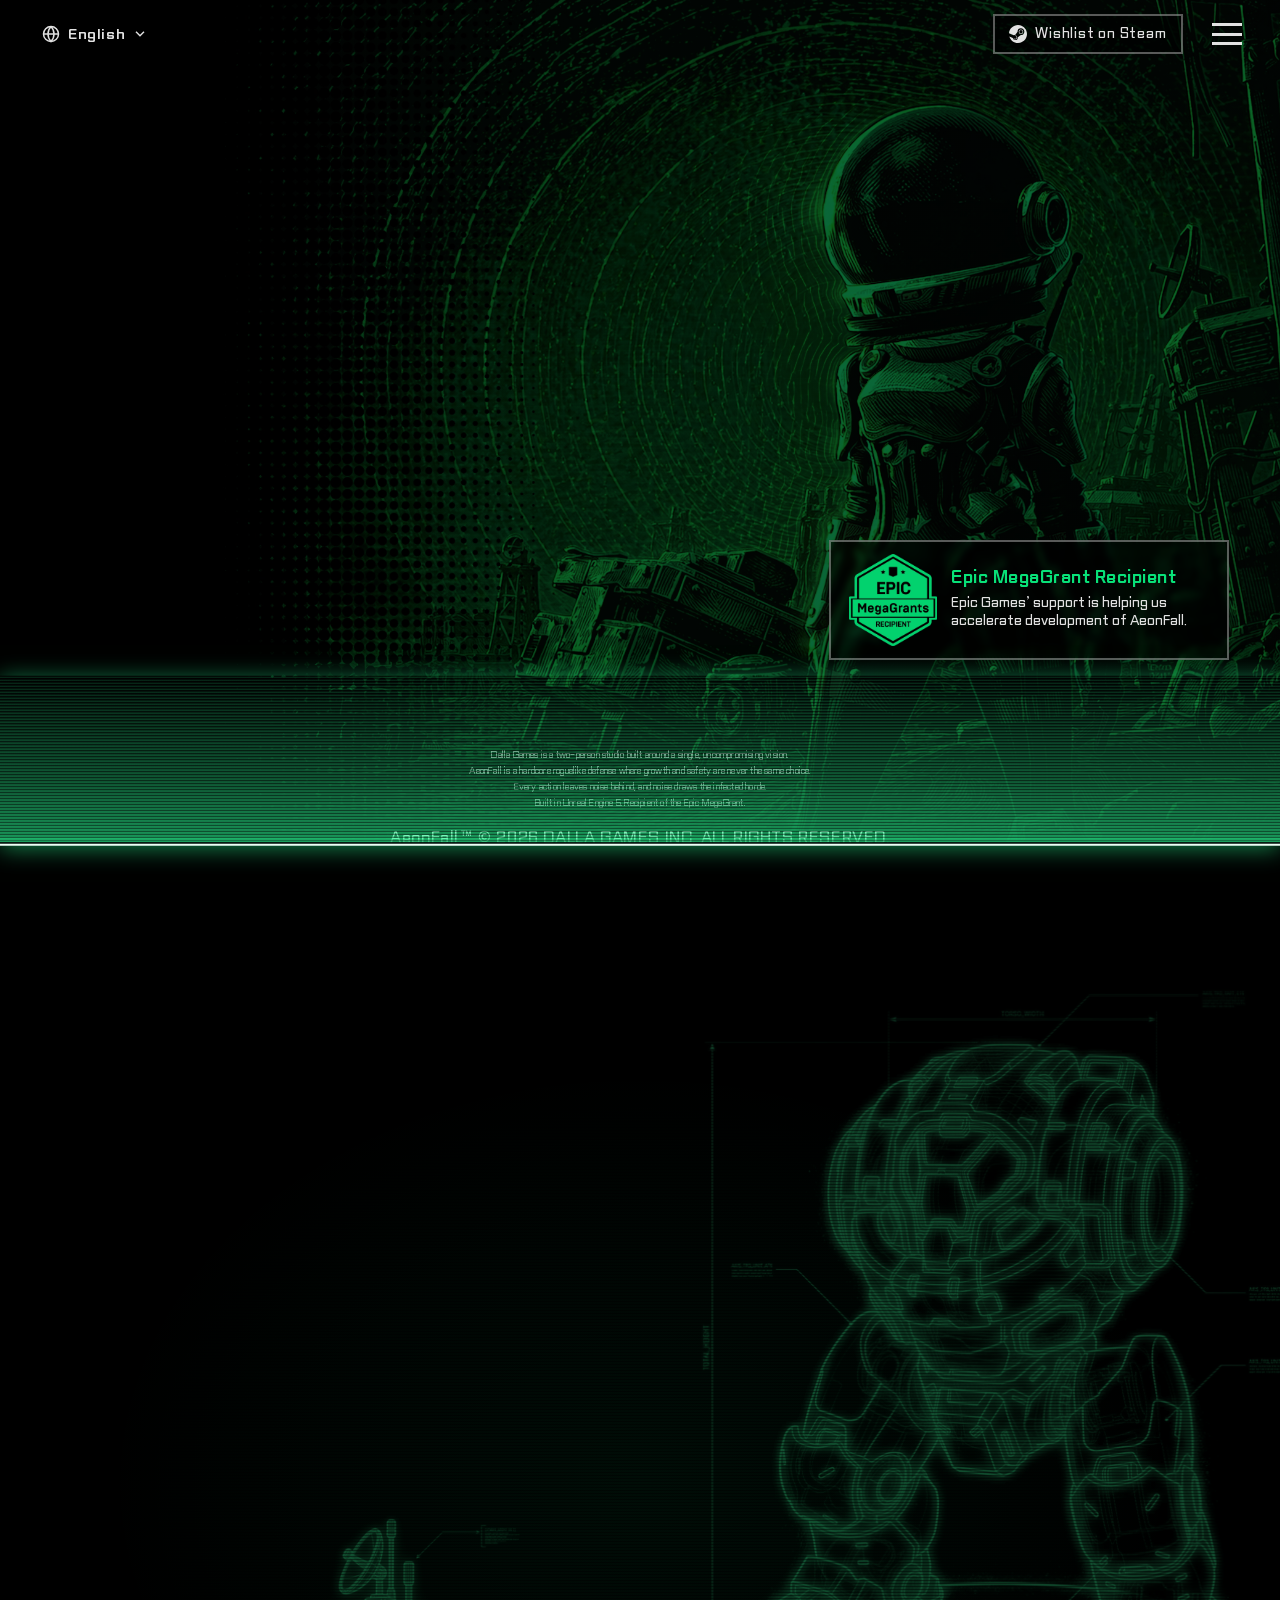
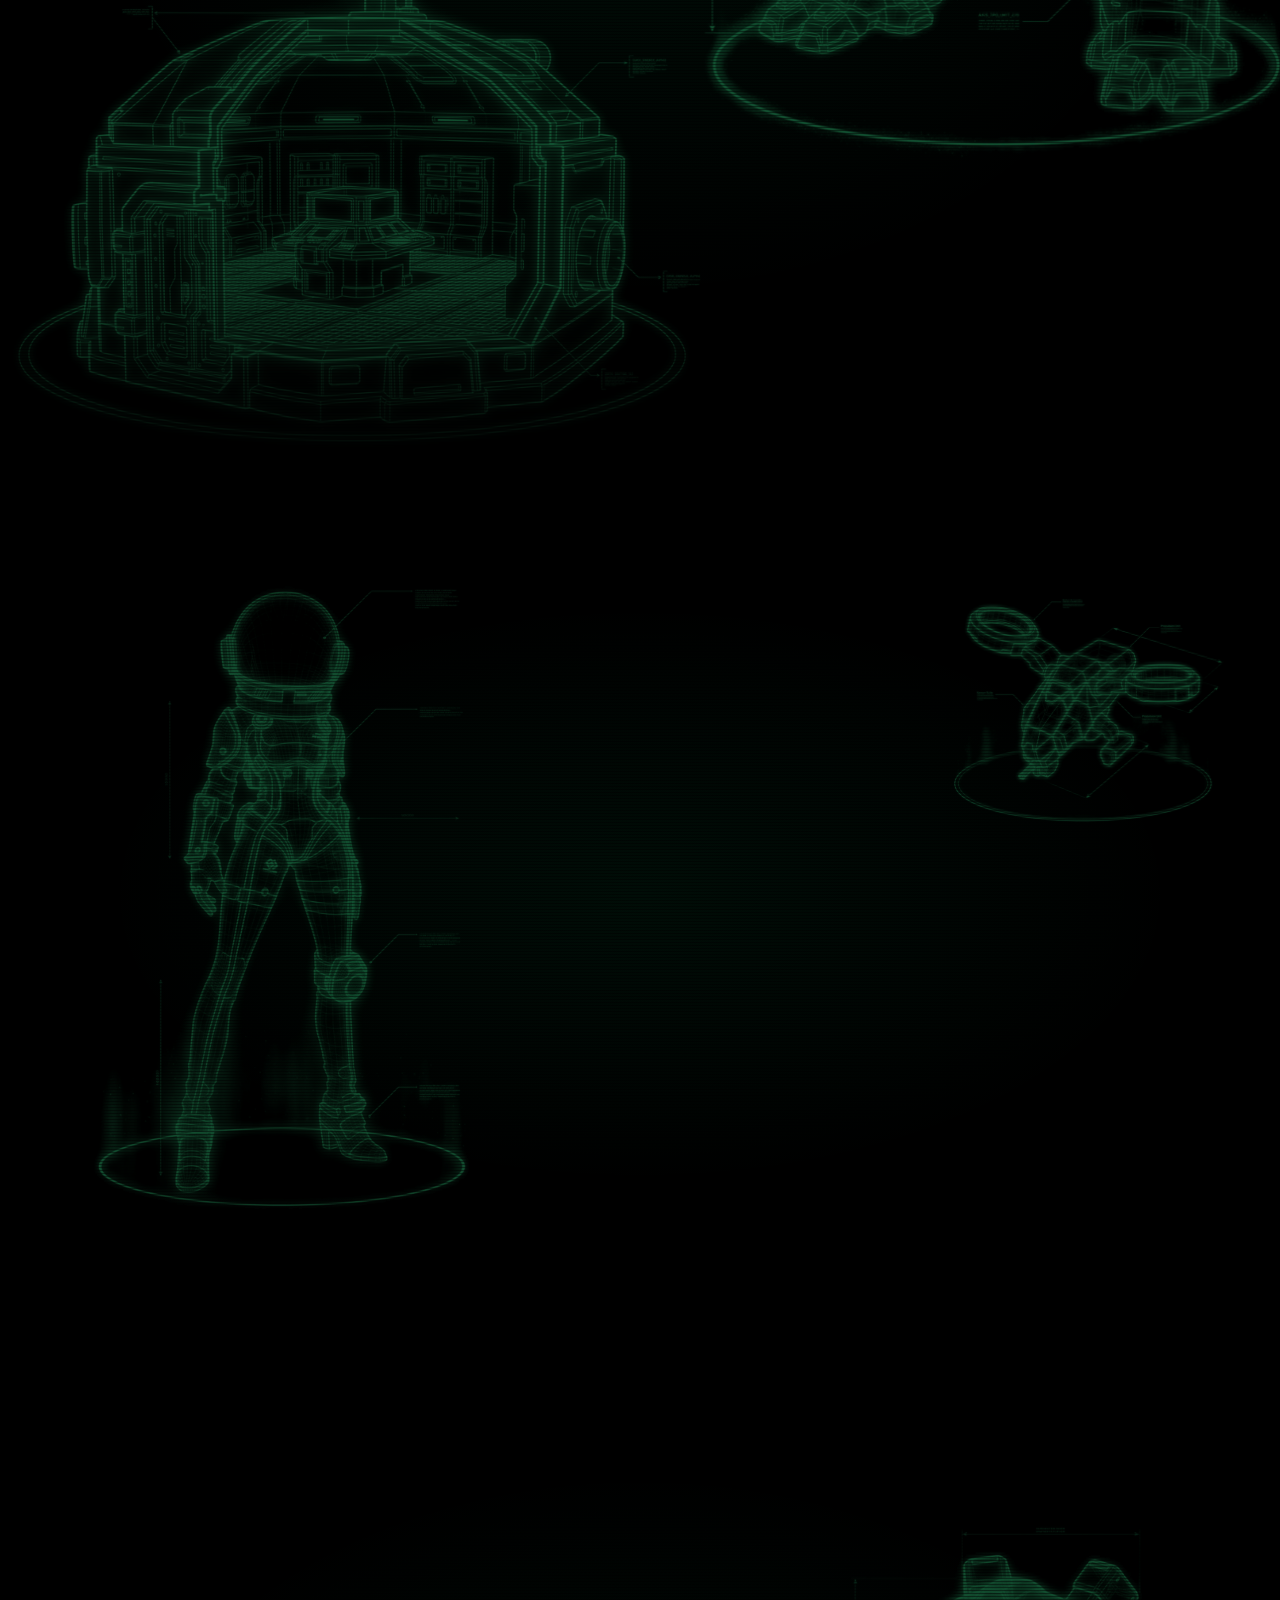
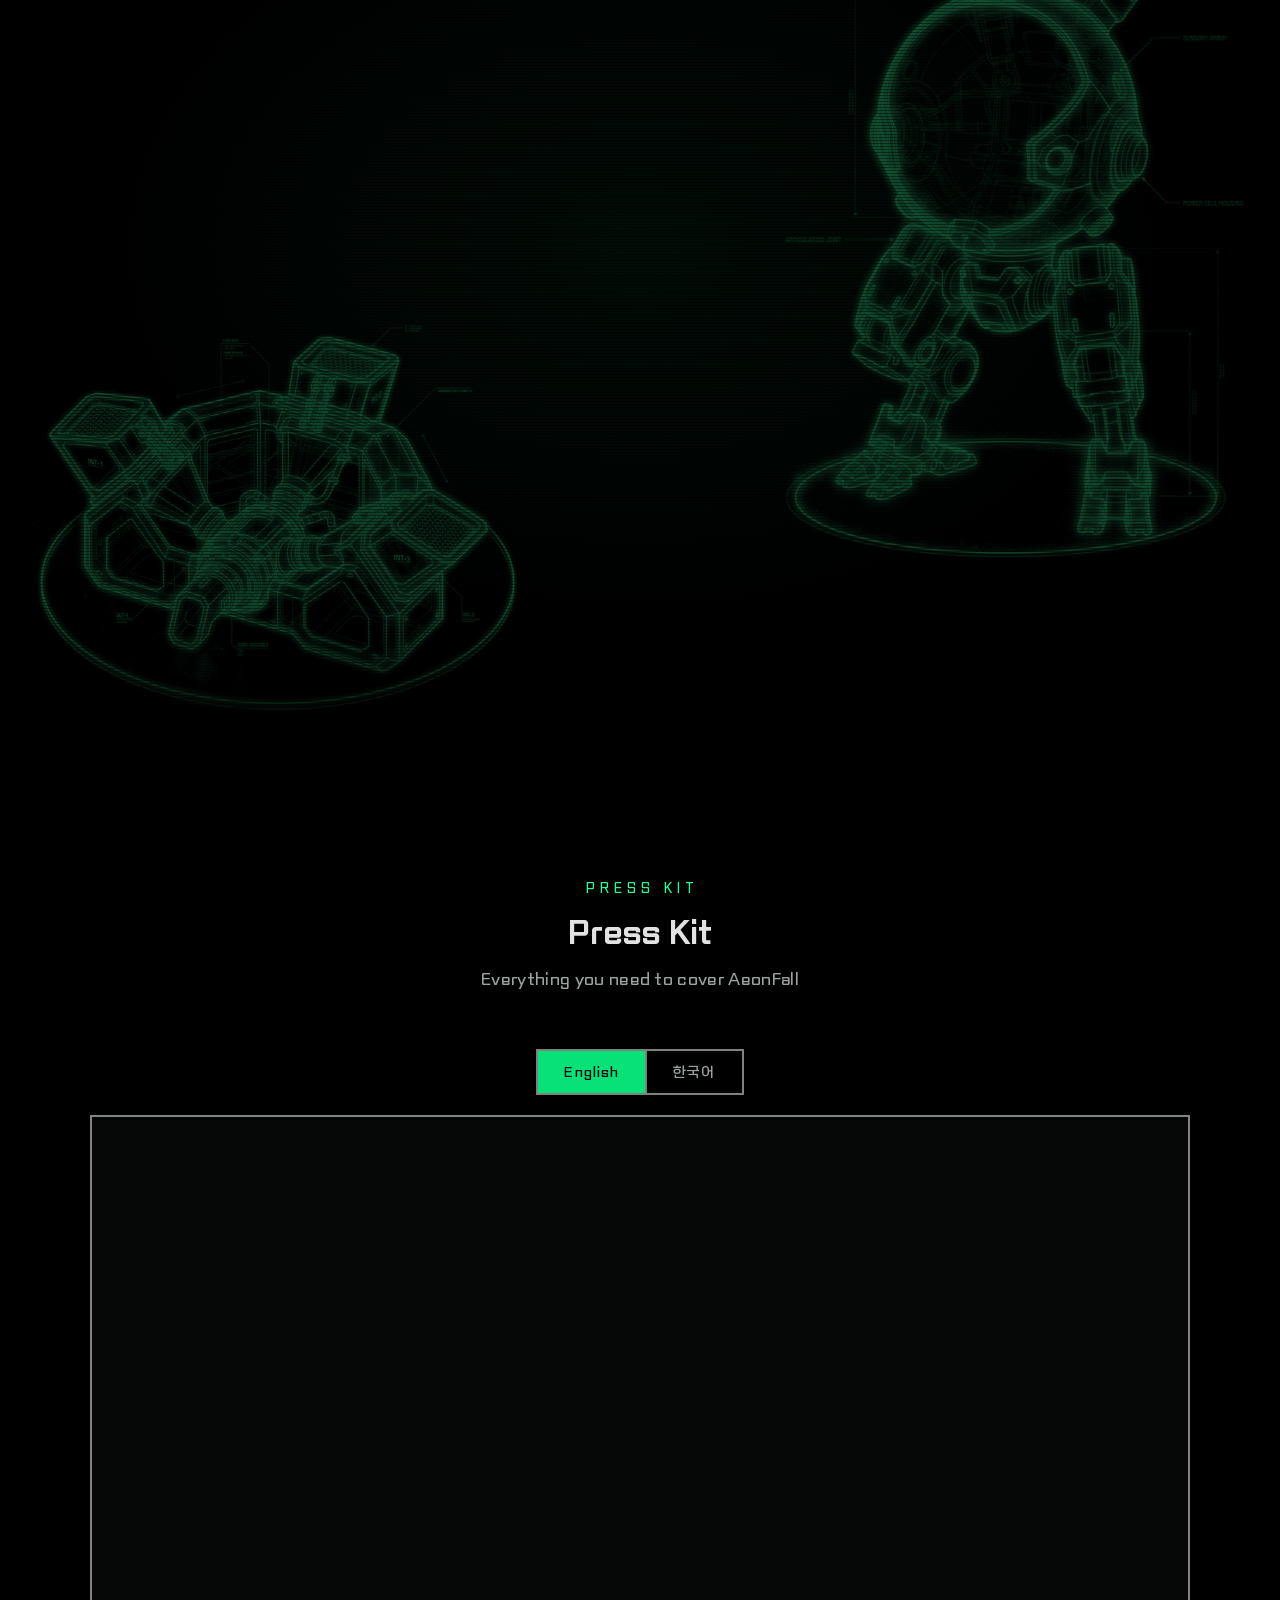
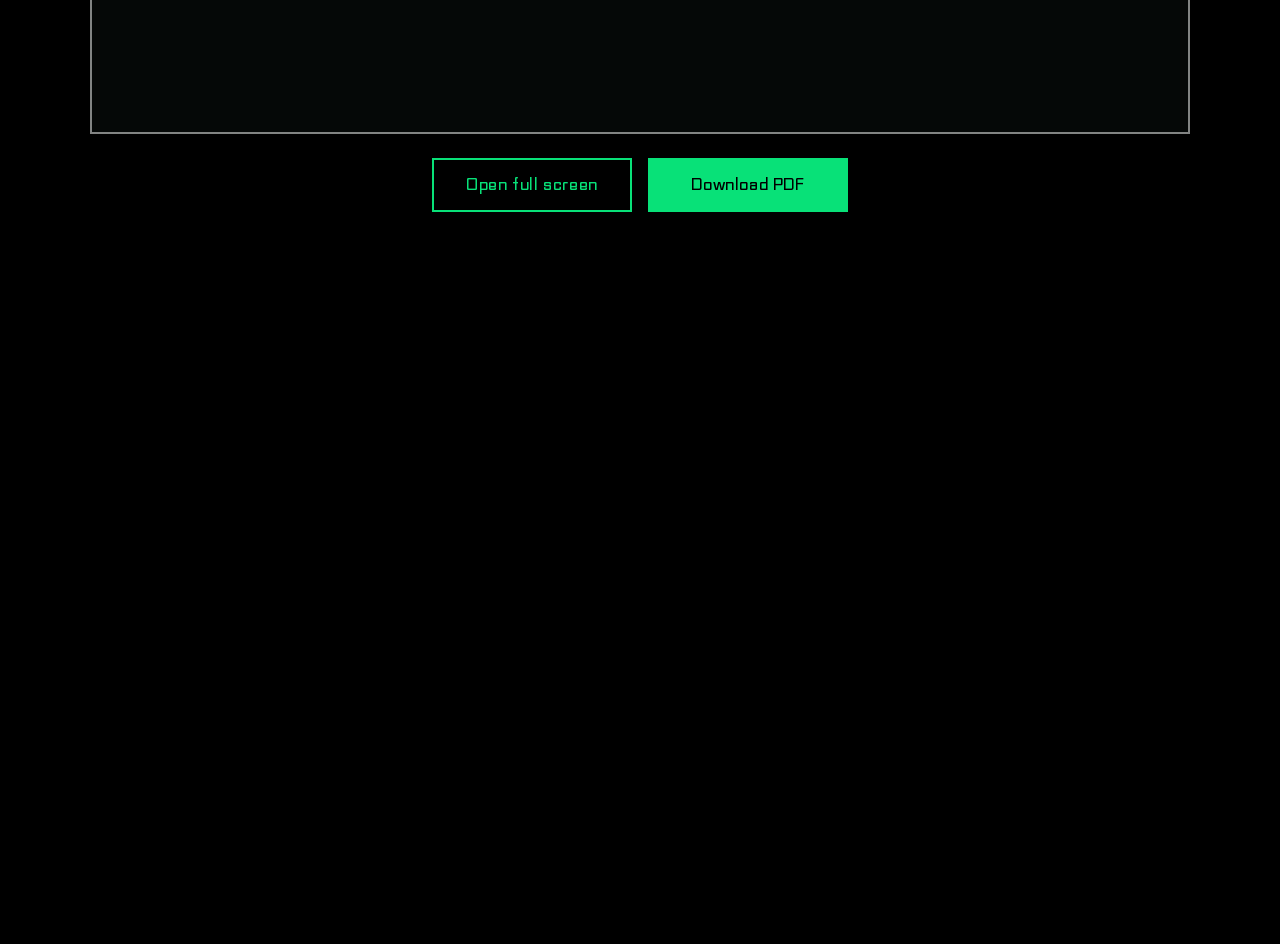
<file: index.html>
<!DOCTYPE html>
<html lang="en">
<head>
  <meta charset="UTF-8" />
  <!-- 모바일 반응형의 핵심: 뷰포트 설정 -->
  <meta name="viewport" content="width=device-width, initial-scale=1.0" />

  <!-- 브라우저 탭 제목 -->
  <title>Dalla Games</title>

  <!-- 탭 아이콘(파비콘) -->
  <!-- 검색 결과 옆에 뜨는 아이콘은 구글이 정사각형(1:1)만 쓴다.
       원본(44×41)은 정사각형이 아니라 투명 여백만 더한 48×48 을 따로 만들었다. -->
  <link rel="icon" type="image/png" sizes="48x48" href="images/favicon-48.png" />
  <link rel="icon" type="image/png" href="images/favicon.png" />

  <!-- 검색/공유용 설명 -->
  <meta name="description" content="AeonFall is a hardcore roguelike defense game by Dalla Games. Every advance raises the noise, and noise draws the swarm. Coming 2027 to Steam — wishlist now." />

  <!-- 대표 주소. www·http·옛 github.io 주소로 들어와도 이 주소 하나로 모아 평가받는다. -->
  <link rel="canonical" href="https://dallagames.com/" />

  <!-- 검색엔진 소유 확인용. 지우면 네이버 서치어드바이저에서 사이트 소유권이 풀린다.
       (구글 서치콘솔은 도메인 DNS 로 확인해서 여기에 태그가 필요 없다) -->
  <meta name="naver-site-verification" content="02202e877c930f1351f3cafe1a38fd81697b57da" />

  <!-- 링크 공유 미리보기 (Open Graph) -->
  <meta property="og:type" content="website" />
  <meta property="og:title" content="Dalla Games Official Website" />
  <meta property="og:description" content="Hardcore Roguelike Defense. Wishlist AeonFall on Steam." />
  <!-- ?v= 는 캐시 무효화용 버전. og 이미지를 교체할 때마다 이 숫자를 바꿔야
       SNS(카카오톡/페이스북/디스코드 등)가 새 이미지를 다시 가져온다.
       바꾸지 않으면 이미지를 교체해도 예전 이미지가 계속 나온다. -->
  <meta property="og:image" content="https://dallagames.com/images/og-image.jpg?v=20261027" />
  <meta property="og:image:width" content="1200" />
  <meta property="og:image:height" content="675" />
  <meta property="og:url" content="https://dallagames.com/" />
  <meta property="og:site_name" content="Dalla Games" />
  <meta property="og:image:alt" content="AeonFall — Hardcore Roguelike Defense by Dalla Games" />
  <meta property="og:locale" content="en_US" />
  <meta property="og:locale:alternate" content="ko_KR" />
  <meta property="og:locale:alternate" content="zh_CN" />
  <meta property="og:locale:alternate" content="ja_JP" />

  <!-- 트위터(X) 카드 -->
  <meta name="twitter:card" content="summary_large_image" />
  <meta name="twitter:title" content="Dalla Games Official Website" />
  <meta name="twitter:description" content="Hardcore Roguelike Defense. Wishlist AeonFall on Steam." />
  <meta name="twitter:image" content="https://dallagames.com/images/og-image.jpg?v=20261027" />
  <meta name="twitter:image:alt" content="AeonFall — Hardcore Roguelike Defense by Dalla Games" />

  <!-- 구조화 데이터(JSON-LD): 검색엔진에게 "이 페이지는 무엇에 관한 것인가"를 기계가 읽는 형식으로 알려준다.
       · VideoGame  : AeonFall 이 게임이며, 누가 만들었고, 스팀 페이지가 어디인지
       · Organization: 달라게임즈라는 회사, 유튜브 채널
       · VideoObject : 트레일러 (영상 검색에 노출될 수 있다)
       · FAQPage    : 아래 FAQ 내용 — 화면의 영문 원문과 똑같이 맞춰 두었다
       "AeonFall" 이라는 이름을 쓰는 다른 프로젝트가 여럿 있어서, 이 게임을
       달라게임즈·스팀 앱(4582730)과 한 묶음으로 엮어 두는 것이 특히 중요하다.
       FAQ 문구를 바꾸면 여기 FAQPage 도 같이 바꿔야 한다. -->
  <script type="application/ld+json">
  {
    "@context": "https://schema.org",
    "@graph": [
      {
        "@type": "Organization",
        "@id": "https://dallagames.com/#org",
        "name": "Dalla Games Inc.",
        "alternateName": [
          "Dalla Games",
          "달라게임즈"
        ],
        "url": "https://dallagames.com/",
        "logo": "https://dallagames.com/images/logo-dalla.webp",
        "email": "dalla.gamedev@gmail.com",
        "sameAs": [
          "https://www.youtube.com/@DallaGames"
        ],
        "founder": [
          {
            "@id": "https://dallagames.com/#ceo"
          },
          {
            "@id": "https://dallagames.com/#cto"
          }
        ],
        "numberOfEmployees": {
          "@type": "QuantitativeValue",
          "value": 2
        },
        "description": "Two-person indie game studio developing AeonFall, a hardcore roguelike defense game for PC (Steam). Recipient of an Epic MegaGrant."
      },
      {
        "@type": "Person",
        "@id": "https://dallagames.com/#ceo",
        "name": "Joonyoung Chun",
        "alternateName": [
          "천준영",
          "Michael Chun"
        ],
        "jobTitle": "CEO, Lead Artist / Concept Designer",
        "worksFor": {
          "@id": "https://dallagames.com/#org"
        },
        "image": "https://dallagames.com/images/team-chun.webp",
        "sameAs": [
          "https://www.linkedin.com/in/michaelchun86/",
          "https://www.facebook.com/Michael.chun86",
          "https://michaelchun86.github.io/"
        ]
      },
      {
        "@type": "Person",
        "@id": "https://dallagames.com/#cto",
        "name": "Yunkyu Kim",
        "alternateName": [
          "김윤규"
        ],
        "jobTitle": "CTO, Lead Programmer / Lead Game Designer",
        "worksFor": {
          "@id": "https://dallagames.com/#org"
        },
        "image": "https://dallagames.com/images/team-kim.webp"
      },
      {
        "@type": "WebSite",
        "@id": "https://dallagames.com/#website",
        "url": "https://dallagames.com/",
        "name": "Dalla Games",
        "publisher": {
          "@id": "https://dallagames.com/#org"
        },
        "inLanguage": [
          "en",
          "ko",
          "zh",
          "ja"
        ]
      },
      {
        "@type": "VideoGame",
        "@id": "https://dallagames.com/#aeonfall",
        "name": "AeonFall",
        "url": "https://dallagames.com/",
        "description": "A hardcore roguelike defense game. Control your character directly, gather resources and expand your base while surviving hundreds of thousands of infected. Every action makes noise, and noise draws the swarm.",
        "genre": [
          "Roguelike",
          "Defense",
          "Strategy",
          "Action"
        ],
        "gamePlatform": "PC",
        "operatingSystem": "Windows",
        "applicationCategory": "Game",
        "playMode": "SinglePlayer",
        "inLanguage": [
          "en",
          "ko"
        ],
        "image": "https://dallagames.com/images/og-image.jpg",
        "author": {
          "@id": "https://dallagames.com/#org"
        },
        "publisher": {
          "@id": "https://dallagames.com/#org"
        },
        "sameAs": [
          "https://store.steampowered.com/app/4582730/THE_AEON_FALL/"
        ],
        "trailer": {
          "@id": "https://dallagames.com/#trailer"
        },
        "alternateName": [
          "이온폴",
          "Aeon Fall",
          "The AeonFall",
          "The Aeon Fall"
        ],
        "keywords": "roguelike defense, hardcore roguelike, base defense, survival defense, indie game, Steam, Unreal Engine 5, Epic MegaGrant, 로그라이크 디펜스, 하드코어 로그라이크, 디펜스 게임, 생존 게임, 인디 게임, 스팀 게임, 소음 시스템, 감염체",
        "creator": [
          {
            "@id": "https://dallagames.com/#ceo"
          },
          {
            "@id": "https://dallagames.com/#cto"
          }
        ]
      },
      {
        "@type": "VideoObject",
        "@id": "https://dallagames.com/#trailer",
        "name": "One Sound Is All It Takes | AeonFall Gameplay Trailer",
        "description": "Official gameplay trailer for AeonFall, a hardcore roguelike defense game by Dalla Games.",
        "thumbnailUrl": "https://i.ytimg.com/vi/MTjmNXMEQUo/maxresdefault.jpg",
        "uploadDate": "2026-11-05T09:30:28-08:00",
        "duration": "PT41S",
        "embedUrl": "https://www.youtube.com/embed/MTjmNXMEQUo",
        "url": "https://www.youtube.com/watch?v=MTjmNXMEQUo",
        "publisher": {
          "@id": "https://dallagames.com/#org"
        }
      },
      {
        "@type": "FAQPage",
        "@id": "https://dallagames.com/#faq",
        "mainEntity": [
          {
            "@type": "Question",
            "name": "What kind of game is AeonFall?",
            "acceptedAnswer": {
              "@type": "Answer",
              "text": "A hardcore roguelike defense game. You control your character directly, gathering resources and expanding your base while surviving hundreds of thousands of infected to the very end."
            }
          },
          {
            "@type": "Question",
            "name": "Is the noise system the core of it?",
            "acceptedAnswer": {
              "@type": "Answer",
              "text": "Yes. Mining, building, fighting — every action makes noise. The bigger and stronger your base gets, the louder it becomes, and the more enemies come for you. Walking that line between risk and reward is the heart of the game."
            }
          },
          {
            "@type": "Question",
            "name": "How is this different from other defense games?",
            "acceptedAnswer": {
              "@type": "Answer",
              "text": "You directly control the lone survivor and have to stay alive yourself. And what sets the scale of the next attack is not a simple timer — it is the noise you made."
            }
          },
          {
            "@type": "Question",
            "name": "How many enemies are there?",
            "acceptedAnswer": {
              "@type": "Answer",
              "text": "Hundreds of thousands of infected move across the whole map in real time. Waves come on a cycle, and on the final day they pour in from every direction with a boss."
            }
          },
          {
            "@type": "Question",
            "name": "Is every run different?",
            "acceptedAnswer": {
              "@type": "Answer",
              "text": "Terrain, resource placement, nest locations, boss types and the directions they attack from are randomised every time. You have to build to counter the boss you drew, in real time."
            }
          },
          {
            "@type": "Question",
            "name": "Is it very hard?",
            "acceptedAnswer": {
              "@type": "Answer",
              "text": "Yes, we are making it very hard. If your oxygen or health runs out, or your base is overrun, it ends immediately. It is designed so that you find the answers through many failures."
            }
          },
          {
            "@type": "Question",
            "name": "When does it come out, and on what?",
            "acceptedAnswer": {
              "@type": "Answer",
              "text": "Steam Early Access first, in 2027. Add it to your wishlist and you will hear the news first. Console is planned for review in stages after the PC release."
            }
          },
          {
            "@type": "Question",
            "name": "Who is making it?",
            "acceptedAnswer": {
              "@type": "Answer",
              "text": "Dalla Games, a two-person indie studio: an art director with 16 years of experience and a full-stack developer with 13. We were selected for an Epic MegaGrant and are building it in Unreal Engine 5. We are a small team, but we are making a game we can enjoy ourselves, without compromise."
            }
          },
          {
            "@type": "Question",
            "name": "Can I see actual gameplay?",
            "acceptedAnswer": {
              "@type": "Answer",
              "text": "There is a trailer at the top of this page. We plan to keep sharing gameplay footage on our official YouTube channel."
            }
          }
        ]
      }
    ]
  }
  </script>

  <!-- css/js 뒤의 ?v= 는 캐시 무효화용 버전. 파일을 고치면 이 숫자를 함께 올린다.
       (안 올리면 방문자 브라우저가 최대 10분간 옛 파일을 그대로 쓴다) -->
  <link rel="stylesheet" href="style.css?v=44" />

  <!-- 히어로 특수효과: 스캐너 스윕 리빌 (기존 코드와 분리된 추가 파일)
       JS는 head에서 동기 로드 — 첫 페인트 전에 스캔 커버를 씌워 깜빡임(FOUC)을 막는다. -->
  <link rel="stylesheet" href="hero-fx.css?v=44" />
  <script src="hero-fx.js?v=44"></script>
  <!-- 히어로 배경 영상 레이어 -->
  <link rel="stylesheet" href="hero-bg-swap.css?v=44" />

  <!-- 마우스 커서 잔상(트레일) 스타일 — 스크립트는 body 끝에서 로드 -->
  <link rel="stylesheet" href="cursor-trail.css?v=44" />

  <!-- 다국어(로컬라이제이션) 국기 버튼 스타일 — 스크립트는 body 끝에서 로드 -->
  <link rel="stylesheet" href="i18n.css?v=44" />

  <!-- 추가 섹션(FAQ) 스타일 -->
  <link rel="stylesheet" href="enhancements.css?v=44" />
  <!-- 섹션 배경: 인게임 팝업 홀로그램 (빼려면 이 줄만 지운다) -->
  <link rel="stylesheet" href="sections-bg.css?v=44" />
  <!-- 섹션 높이 + 스크롤 스냅, PC 전용 (빼려면 이 줄만 지운다) -->
  <link rel="stylesheet" href="sections-snap.css?v=44" />
  <!-- 프레스킷 섹션 -->
  <link rel="stylesheet" href="presskit.css?v=44" />

  <!-- 방문자 분석(GA4) + 스팀 위시리스트 클릭 추적.
       head 에 두는 이유: 아주 짧게 머물다 나가는 방문도 집계되게 하기 위함.
       내부에서 gtag 를 async 로 불러오므로 렌더링은 막지 않는다.
       측정 ID 를 넣기 전까지는 아무 것도 하지 않는다 → analytics.js 상단 참고. -->
  <script src="analytics.js?v=44"></script>
</head>
<body>

  <!-- ===================== 헤더 / 네비게이션 =====================
       레퍼런스 사이트 형식 (2026-10-18 시험 적용):
       · 왼쪽 언어 / 가운데 CI / 오른쪽 스팀 버튼 + 메뉴 버튼 — PC·모바일 같은 배치
       · 히어로 위에서는 바 배경과 CI 를 숨겨 첫 화면을 시원하게 두고,
         히어로를 지나면(.is-past) 바 배경과 가운데 CI 가 나타난다 (script.js)
       · 메뉴는 버튼 하나로 여는 전체 화면 메뉴(#navMenu) -->
  <header class="site-header" id="siteHeader">
    <div class="header-inner">
      <!-- 왼쪽: 언어 선택 드롭다운 (열고 닫기·언어 전환은 i18n.js) -->
      <div class="lang-menu" data-lang-menu>
        <button type="button" class="lang-toggle" aria-haspopup="true" aria-expanded="false" aria-label="Language / 언어">
          <svg class="lang-globe" width="18" height="18" viewBox="0 0 24 24" fill="none" stroke="currentColor" stroke-width="2" aria-hidden="true" focusable="false"><circle cx="12" cy="12" r="10"/><path d="M12 2a14.5 14.5 0 0 0 0 20 14.5 14.5 0 0 0 0-20"/><path d="M2 12h20"/></svg>
          <span class="lang-current">English</span>
          <svg class="lang-caret" width="14" height="14" viewBox="0 0 24 24" fill="none" stroke="currentColor" stroke-width="2.4" stroke-linecap="square" aria-hidden="true" focusable="false"><path d="m6 9 6 6 6-6"/></svg>
        </button>
        <ul class="lang-list" hidden>
          <li><button type="button" class="lang-btn" data-lang="ko" lang="ko">한국어</button></li>
          <li><button type="button" class="lang-btn" data-lang="en" lang="en">English</button></li>
          <li><button type="button" class="lang-btn" data-lang="zh" lang="zh">中文</button></li>
          <li><button type="button" class="lang-btn" data-lang="ja" lang="ja">日本語</button></li>
        </ul>
      </div>

      <!-- 가운데: 달라게임즈 CI — 히어로를 지난 뒤에만 보인다.
           기본 로고 위에 초록 호버 로고를 겹쳐, 마우스를 올리면 초록으로 바뀐다 -->
      <a href="#home" class="brand header-ci" aria-label="Dalla Games home">
        <img src="images/logo-dalla.webp" alt="Dalla Games" class="brand-logo brand-logo-default" />
        <img src="images/logo-dalla-hover.webp" alt="" aria-hidden="true" class="brand-logo brand-logo-hover" />
      </a>

      <!-- 오른쪽: 상시 스팀 위시리스트 버튼 + 메뉴 버튼 -->
      <div class="header-right">
        <a class="header-steam" href="https://store.steampowered.com/app/4582730/THE_AEON_FALL/" target="_blank" rel="noopener" aria-label="Wishlist on Steam">
          <svg width="18" height="18" viewBox="0 0 24 24" fill="currentColor" aria-hidden="true" focusable="false"><path d="M11.979 0C5.678 0 .511 4.86.022 11.037l6.432 2.658a3.4 3.4 0 0 1 1.912-.59q.094.001.188.006l2.861-4.142V8.91a4.53 4.53 0 0 1 4.524-4.524c2.494 0 4.524 2.031 4.524 4.527s-2.03 4.525-4.524 4.525h-.105l-4.076 2.911l.004.159a3.39 3.39 0 0 1-3.39 3.396a3.41 3.41 0 0 1-3.331-2.727L.436 15.27C1.862 20.307 6.486 24 11.979 24c6.627 0 11.999-5.373 11.999-12S18.605 0 11.979 0M7.54 18.21l-1.473-.61c.262.543.714.999 1.314 1.25a2.551 2.551 0 0 0 3.337-3.324a2.547 2.547 0 0 0-3.255-1.413l1.523.63a1.878 1.878 0 0 1-1.445 3.467zm11.415-9.303a3.02 3.02 0 0 0-3.015-3.015a3.015 3.015 0 1 0 3.015 3.015m-5.273-.005a2.264 2.264 0 1 1 4.531 0a2.267 2.267 0 0 1-2.266 2.265a2.264 2.264 0 0 1-2.265-2.265"/></svg>
          <span class="header-steam-text" data-i18n="header.wishlist">Wishlist on Steam</span>
        </a>
        <button class="nav-toggle" id="navToggle" aria-label="Open menu" aria-expanded="false" aria-controls="navMenu">
          <span></span>
          <span></span>
          <span></span>
        </button>
      </div>
    </div>
  </header>

  <!-- 전체 화면 메뉴: 각 항목은 큰 글자(선택한 언어) + 작은 영어 두 줄 -->
  <nav class="nav" id="navMenu" aria-label="Menu">
    <a href="#home" class="nav-link"><span class="nav-main" data-i18n="nav.home">Home</span><span class="nav-sub">HOME</span></a>
    <a href="#games" class="nav-link"><span class="nav-main" data-i18n="nav.game">Game</span><span class="nav-sub">GAME</span></a>
    <a href="#about" class="nav-link"><span class="nav-main" data-i18n="nav.about">About</span><span class="nav-sub">ABOUT</span></a>
    <a href="#faq" class="nav-link"><span class="nav-main" data-i18n="nav.faq">FAQ</span><span class="nav-sub">FAQ</span></a>
    <a href="#press" class="nav-link"><span class="nav-main" data-i18n="nav.press">Press Kit</span><span class="nav-sub">PRESS KIT</span></a>
    <a href="#contact" class="nav-link"><span class="nav-main" data-i18n="nav.contact">Contact</span><span class="nav-sub">CONTACT</span></a>

    <!-- 메일 · 유튜브 · 스팀 바로가기 -->
    <div class="nav-social">
      <a href="mailto:dalla.gamedev@gmail.com" class="social-link" aria-label="Email">
        <!-- 푸터 메일 링크와 같은 선 아이콘 -->
        <svg viewBox="0 0 24 24" fill="none" stroke="currentColor" stroke-width="2" stroke-linecap="square" aria-hidden="true" focusable="false"><rect width="20" height="16" x="2" y="4"/><path d="m22 7-10 6L2 7"/></svg>
      </a>
      <a href="https://www.youtube.com/watch?v=MTjmNXMEQUo" target="_blank" rel="noopener" class="social-link" aria-label="YouTube">
        <img src="images/youtube.svg" alt="YouTube" />
      </a>
      <a href="https://store.steampowered.com/app/4582730/THE_AEON_FALL/" target="_blank" rel="noopener" class="social-link" aria-label="Steam">
        <img src="images/steam.svg" alt="Steam" />
      </a>
    </div>
  </nav>

  <main>

    <!-- ===================== 히어로 ===================== -->
    <section class="hero" id="home">
      <!-- 배경 영상 (데스크톱 전용).
           고정 헤더 아래에서 시작하고, 위 절반이 잘리지 않도록 상단 기준으로 맞춘다.
           poster 는 일부러 두지 않는다 — 아래 설명 참고.
           모바일은 세로 키비주얼(이미지)을 그대로 쓴다 — 데이터 부담 때문. -->
      <div class="hero-bg-swap" aria-hidden="true">
        <!-- src 대신 data-src: hero-video.js 가 화면 폭에 맞는 쪽만 골라 넣는다.
             (src 를 둘 다 걸어두면 안 쓰는 영상까지 내려받는다)
             데스크톱 16:9 / 모바일 3:4 세로 전용본 -->
        <!-- poster 를 쓰지 않는 이유:
             영상 프레임이 준비되기 전까지 브라우저가 poster 를 대신 그리는데,
             스캔 커버가 걷히는 순간 그 정지 이미지가 잠깐 스쳐 지나간다.
             검은 화면 → 스캔라인 → 영상 순서를 깨끗하게 유지하려고 뺐다.
             영상을 못 받는 경우의 대비는 hero-video.js 의 error 처리에 있다. -->
        <video
          class="hero-bg-video"
          data-src="video/hero-loop.mp4?v=2"
          data-src-mobile="video/hero-loop_m.mp4?v=2"
          muted loop playsinline
          preload="auto"></video>
        <!-- 오프닝 녹색 필터: 스캔 동안 영상을 어두운 녹색 모노톤으로 보이게 하는 층.
             스캔이 끝나면 0.9초에 걸쳐 걷히며 원래 색으로 돌아온다 (hero-fx.css) -->
        <div class="hero-tint"></div>
        <!-- 영상 위 검정 반투명: 위에 얹히는 로고·문구 가독성 확보 -->
        <div class="hero-bg-shade"></div>
      </div>

      <!-- 배경 위 가독성을 위한 어두운 오버레이 -->
      <div class="hero-overlay"></div>

      <div class="hero-content">
        <!-- 로고 위 두 줄: 장르(아이브로우) → 훅.
             양옆 헤어라인이 로고 폭을 잡아줘, 쌓인 목록이 아니라 하나의 조판이 된다. -->
        <p class="hero-eyebrow" data-i18n="hero.genre">Hardcore Roguelike Defense</p>
        <!-- 훅 문구("Growth and Safety Are Never the Same Choice")는 부제처럼 읽혀서 뺐다 (2026-10-18 시험 적용).
             되살리려면 아래 한 줄을 다시 넣는다 — 스타일(.hero-hook)과 번역(hero.hook)은 남아 있다.
             <p class="hero-hook" data-i18n="hero.hook">Growth and Safety Are Never the Same Choice</p> -->

        <!-- 큰 타이틀: AEONFALL (이미지 로고)
             래퍼 위에 스펙큘러 스윕(메탈릭 하이라이트)을 얹는다.
             스윕 마스크(--sweep-mask)는 이 로고의 알파에서 생성한 뎁스맵이다. -->
        <h1 class="hero-title-wrap">
          <img src="images/logo-aeonfall.webp?v=5" alt="AeonFall" class="hero-title" />
          <!-- 로고 글리치 등장용 조각 두 장(레드·밝은 그린, 같은 이미지에 filter) — hero-fx.css -->
          <img src="images/logo-aeonfall.webp?v=5" alt="" aria-hidden="true" class="hero-title-ghost is-r" />
          <img src="images/logo-aeonfall.webp?v=5" alt="" aria-hidden="true" class="hero-title-ghost is-g" />
          <img src="images/logo-aeonfall.webp?v=5" alt="" aria-hidden="true" class="hero-title-ghost is-s" />
        </h1>

        <!-- 출시 시기: Coming 2027 (이사만루 라이트) -->
        <p class="hero-coming" data-i18n="hero.coming">Coming 2027</p>

        <!-- Wishlist Now(네온 텍스트) + 스팀 버튼을 한 줄에 나란히 -->
        <div class="hero-cta-row">
          <!-- Wishlist Now: 또렷한 기본 글자 위에 블러(빛 번짐) 버전을 겹쳐 두고,
               블러 쪽만 서서히 나타났다 사라지게 해서 두 이미지가 교체되는 느낌을 낸다. -->
          <span class="hero-subtitle">
            <img src="images/wishlist-text.webp?v=3" alt="Wishlist Now" class="hero-subtitle-base" />
            <img src="images/wishlist-text-blur.webp?v=1" alt="" aria-hidden="true" class="hero-subtitle-glow" />
          </span>

          <!-- 스팀 위시리스트 버튼: 반투명 박스 + 흰 테두리 + 스팀 아이콘 + STEAM.
               마우스를 올리면 테두리·아이콘·글자가 네온 그린으로 바뀐다 (이미지 없이 CSS) -->
          <a class="steam-btn"
             href="https://store.steampowered.com/app/4582730/THE_AEON_FALL/"
             target="_blank" rel="noopener"
             aria-label="Wishlist on Steam">
            <svg class="steam-btn-icon" width="22" height="22" viewBox="0 0 24 24" fill="currentColor" aria-hidden="true" focusable="false"><path d="M11.979 0C5.678 0 .511 4.86.022 11.037l6.432 2.658a3.4 3.4 0 0 1 1.912-.59q.094.001.188.006l2.861-4.142V8.91a4.53 4.53 0 0 1 4.524-4.524c2.494 0 4.524 2.031 4.524 4.527s-2.03 4.525-4.524 4.525h-.105l-4.076 2.911l.004.159a3.39 3.39 0 0 1-3.39 3.396a3.41 3.41 0 0 1-3.331-2.727L.436 15.27C1.862 20.307 6.486 24 11.979 24c6.627 0 11.999-5.373 11.999-12S18.605 0 11.979 0M7.54 18.21l-1.473-.61c.262.543.714.999 1.314 1.25a2.551 2.551 0 0 0 3.337-3.324a2.547 2.547 0 0 0-3.255-1.413l1.523.63a1.878 1.878 0 0 1-1.445 3.467zm11.415-9.303a3.02 3.02 0 0 0-3.015-3.015a3.015 3.015 0 1 0 3.015 3.015m-5.273-.005a2.264 2.264 0 1 1 4.531 0a2.267 2.267 0 0 1-2.266 2.265a2.264 2.264 0 0 1-2.265-2.265"/></svg>
            <span class="steam-btn-text">STEAM</span>
          </a>
        </div>

        <!-- 트레일러 영상: 스팀 버튼 바로 아래 (기존 OUR GAMES 에 있던 것을 이동)
             유튜브 iframe 내부(다른 도메인)에는 커스텀 커서를 적용할 수 없으므로,
             재생 전에는 썸네일(게임 키아트)+재생버튼(파사드)을 덮어 커스텀 커서가
             보이게 하고, 클릭하면 그때 유튜브를 로드해 자동재생한다(script.js 참고). -->
        <div class="hero-video">
          <button type="button" class="video-facade" id="videoFacade" aria-label="Play trailer">
            <!-- 썸네일 그림 (호버하면 살짝 커진다) -->
            <span class="vf-thumb" aria-hidden="true"></span>
            <!-- 재생 버튼: 흰 테두리 사각형 + 흰 삼각형 -->
            <span class="vf-play" aria-hidden="true">
              <svg width="26" height="26" viewBox="0 0 24 24" fill="currentColor" focusable="false"><polygon points="7 4 20 12 7 20 7 4"/></svg>
            </span>
          </button>
          <iframe
            id="trailerFrame"
            data-src="https://www.youtube-nocookie.com/embed/MTjmNXMEQUo?rel=0&autoplay=1"
            title="AeonFall — Trailer"
            allow="accelerometer; autoplay; clipboard-write; encrypted-media; gyroscope; picture-in-picture; web-share"
            allowfullscreen></iframe>
        </div>
        <!-- 트레일러 캡션: 영어 라벨(TRAILER, 항상 영어) + 선택한 언어의 제목 -->
        <p class="trailer-cap">
          <span class="trailer-cap-kicker">TRAILER</span>
          <span class="trailer-cap-title" data-i18n="video.title">Official Gameplay Trailer</span>
        </p>
      </div>

      <!-- Epic MegaGrant 배지 + 제목 + 문구 (반투명 박스) -->
      <div class="epic-megagrant">
        <img src="images/epic-badge.webp" alt="Epic MegaGrants Recipient" class="epic-badge" />
        <div class="epic-info">
          <h3 class="epic-title font-medium accent" data-i18n="epic.title">Epic MegaGrant Recipient</h3>
          <p class="epic-text" data-i18n="epic.text">
            Epic Games&rsquo; support is helping us accelerate development of AeonFall.
          </p>
        </div>
      </div>

      <!-- 오프닝 오버레이: 검정 커버가 스캔선을 따라 걷히며 영상이 드러난다
           (진행은 hero-fx.js 가 매 프레임 계산, 모양은 hero-fx.css) -->
      <div class="hero-scan" aria-hidden="true">
        <div class="hs-cover"></div>
        <div class="hs-line"></div>
      </div>

      <!-- 아래로 스크롤 유도 화살표 (네온 쉐브론 3개가 순차로 흐름)
           아래 .hero-footer 문구를 가리지 않도록 그보다 위쪽에 배치한다. -->
      <a href="#games" class="scroll-down" aria-label="Scroll down">
        <span class="chevron"></span>
        <span class="chevron"></span>
        <span class="chevron"></span>
      </a>

      <!-- 히어로 하단: 스튜디오 소개 문구 + 카피라이트
           소개 문구는 카피라이트보다 작은 글자, 두 블록의 폭은 서로 맞춘다. -->
      <div class="hero-footer">
        <!-- 각 문장을 한 줄(span)로 두어 모바일에서 뒤 두 줄만 숨길 수 있게 한다.
             .br-m 은 모바일에서만 살아나는 줄바꿈 (PC에선 한 줄로 이어짐). -->
        <p class="hero-blurb">
          <span class="hb-line">Dalla Games is a two-person studio<br class="br-m" /> built around a single, uncompromising vision.</span>
          <span class="hb-line">AeonFall is a hardcore roguelike defense<br class="br-m" /> where growth and safety are never the same choice.</span>
          <span class="hb-line hb-desktop-only">Every action leaves noise behind, and noise draws the infected horde.</span>
          <span class="hb-line hb-desktop-only">Built in Unreal Engine 5. Recipient of the Epic MegaGrant.</span>
        </p>
        <p class="hero-copyright">
          AeonFall&trade; <span class="copy-symbol">&copy;</span> 2026 DALLA GAMES INC. ALL RIGHTS RESERVED.
        </p>
      </div>
    </section>

    <!-- ===================== OUR GAMES ===================== -->
    <section class="games" id="games">
      <div class="section-inner">
        <!-- 섹션 제목 3단: 영어 라벨(항상 영어, 그린) → 제목(선택한 언어) → 소제목(작게) -->
        <div class="sec-head">
          <span class="sec-kicker">OUR GAME</span>
          <h2 class="sec-title font-medium" data-i18n="games.heading">What We&rsquo;re Making</h2>
          <p class="sec-sub" data-i18n="games.subtitle">AeonFall &ndash; Hardcore Roguelike Defense</p>
        </div>

        <div class="games-grid">
          <!-- 위: 게임 키아트 (한 줄 전체 폭) -->
          <div class="games-art">
            <!-- 2.5D 느낌: 배경(아래)만 마우스 호버 시 확대되고,
                 로고·카피라이트·메가그랜트 배지(위, 투명 PNG)는 제자리에 고정된다.
                 두 이미지는 크기(2000×1125)가 같아서 정확히 겹친다. -->
            <img class="games-art-bg" src="images/game-art-bg.webp?v=1" alt="AeonFall key art" />
            <img class="games-art-overlay" src="images/game-art-overlay.webp?v=1" alt="" aria-hidden="true" />
          </div>

          <!-- 아래: 4가지 특징 (PC 4칸 / 태블릿 2×2 / 모바일 1칸) -->
          <div class="games-features">
            <div class="feature">
              <h3 class="feature-title accent" data-i18n="f1.title">Hybrid Control</h3>
              <p class="feature-desc" data-i18n="f1.desc">
                Strategic defense fused with direct character control.
                You have to handle real-time strategy and fine-grained combat at once.
              </p>
            </div>
            <div class="feature">
              <h3 class="feature-title accent" data-i18n="f2.title">Noise-Driven Threat</h3>
              <p class="feature-desc" data-i18n="f2.desc">
                <span class="accent">Every action makes noise</span> &mdash; farming resources, fighting, all of it.
                Expand carelessly and it leads to a wave far bigger than you can handle.
              </p>
            </div>
            <div class="feature">
              <h3 class="feature-title accent" data-i18n="f3.title">Massive Waves</h3>
              <p class="feature-desc" data-i18n="f3.desc">
                Waves that fill the screen, and the assault of colossal bosses.
                You have to overcome odds that raw firepower alone cannot hold back.
              </p>
            </div>
            <div class="feature">
              <h3 class="feature-title accent" data-i18n="f4.title">Dynamic Survival</h3>
              <p class="feature-desc" data-i18n="f4.desc">
                Terrain, resources and class builds change every run.
                There is no set answer &mdash; you carve out a new route to survival each time.
              </p>
            </div>
          </div>
        </div>
      </div>
    </section>

    <!-- ===================== ABOUT US ===================== -->
    <section class="about" id="about">
      <div class="section-inner">
        <!-- 섹션 제목 3단: 영어 라벨(항상 영어, 그린) → 제목(선택한 언어) → 소제목(작게) -->
        <div class="sec-head">
          <span class="sec-kicker">ABOUT US</span>
          <h2 class="sec-title font-medium" data-i18n="about.heading">The People Behind It</h2>
          <p class="sec-sub" data-i18n="about.subtitle">Dalla Games Inc.</p>
        </div>

        <div class="team">
          <figure class="member">
            <img src="images/team-chun.webp" alt="Joonyoung Chun, CEO of Dalla Games" class="member-photo" />
            <figcaption>
              <span class="member-name" data-i18n-html="m1.name"><span class="accent">CEO</span> JoonYoung Chun</span>
              <span class="member-role" data-i18n="m1.role">Lead Artist / Concept Designer</span>

              <!-- CEO 개인 링크 버튼 3개 (개인 웹 / 링크드인 / 페이스북)
                   아이콘은 CSS mask 로 칠하므로 색상(회색→네온그린→흰 깜박임)을 CSS가 제어한다.
                   i18n 대상이 아니므로 모든 언어에서 동일하게 표시된다. -->
              <span class="member-links">
                <a href="https://michaelchun86.github.io/"
                   target="_blank" rel="noopener"
                   class="member-link" aria-label="Personal Website">
                  <span class="member-link-icon icon-web" aria-hidden="true"></span>
                </a>
                <a href="https://www.linkedin.com/in/michaelchun86/"
                   target="_blank" rel="noopener"
                   class="member-link" aria-label="LinkedIn">
                  <span class="member-link-icon icon-linkedin" aria-hidden="true"></span>
                </a>
                <a href="https://www.facebook.com/Michael.chun86"
                   target="_blank" rel="noopener"
                   class="member-link" aria-label="Facebook">
                  <span class="member-link-icon icon-facebook" aria-hidden="true"></span>
                </a>
              </span>
            </figcaption>
          </figure>

          <figure class="member">
            <img src="images/team-kim.webp" alt="Yunkyu Kim, CTO of Dalla Games" class="member-photo" />
            <figcaption>
              <span class="member-name" data-i18n-html="m2.name"><span class="accent">CTO</span> YunKyu Kim</span>
              <span class="member-role" data-i18n="m2.role">Lead Programmer / Lead Game Designer</span>
            </figcaption>
          </figure>
        </div>

        <!-- .br-m 줄바꿈은 모바일에서만 적용된다(PC에선 한 줄 유지).
             언어별 번역에도 같은 위치에 .br-m 이 들어 있다(i18n.js). -->
        <p class="tagline" data-i18n-html="tagline">
          We build games where every decision matters<br class="br-m" /> and every mistake has consequences.
        </p>
      </div>
    </section>

    <!-- ===================== FAQ ===================== -->
    <section class="faq" id="faq">
      <div class="section-inner">
        <!-- 섹션 제목 3단: 영어 라벨(항상 영어, 그린) → 제목(선택한 언어) → 소제목(작게) -->
        <div class="sec-head">
          <span class="sec-kicker">FAQ</span>
          <h2 class="sec-title font-medium" data-i18n="faq.heading">Frequently Asked Questions</h2>
          <p class="sec-sub" data-i18n="faq.subtitle">What we can tell you right now</p>
        </div>

        <dl class="faq-list">
          <div class="faq-item is-open">
            <dt>
              <button class="faq-q" type="button" data-faq="q1"
                      aria-expanded="true" aria-controls="faq-a1">
                <span class="faq-q-text" data-i18n="faq.q1">What kind of game is AeonFall?</span>
                <span class="faq-mark" aria-hidden="true"></span>
              </button>
            </dt>
            <dd class="faq-panel" id="faq-a1">
              <p class="faq-a" data-i18n-html="faq.a1">A <span class="accent">hardcore roguelike defense game</span>. You control your character directly, gathering resources and expanding your base while surviving hundreds of thousands of infected to the very end.</p>
            </dd>
          </div>
          <div class="faq-item">
            <dt>
              <button class="faq-q" type="button" data-faq="q2"
                      aria-expanded="false" aria-controls="faq-a2">
                <span class="faq-q-text" data-i18n="faq.q2">Is the noise system the core of it?</span>
                <span class="faq-mark" aria-hidden="true"></span>
              </button>
            </dt>
            <dd class="faq-panel" id="faq-a2">
              <p class="faq-a" data-i18n-html="faq.a2">Yes. Mining, building, fighting &mdash; every action makes noise. The bigger and stronger your base gets, the louder it becomes, and the more enemies come for you. Walking <span class="accent">that line between risk and reward</span> is the heart of the game.</p>
            </dd>
          </div>
          <div class="faq-item">
            <dt>
              <button class="faq-q" type="button" data-faq="q3"
                      aria-expanded="false" aria-controls="faq-a3">
                <span class="faq-q-text" data-i18n="faq.q3">How is this different from other defense games?</span>
                <span class="faq-mark" aria-hidden="true"></span>
              </button>
            </dt>
            <dd class="faq-panel" id="faq-a3">
              <p class="faq-a" data-i18n-html="faq.a3">You directly control the lone survivor and have to stay alive yourself. And what sets the scale of the next attack is not a simple timer &mdash; it is <span class="accent">the noise you made</span>.</p>
            </dd>
          </div>
          <div class="faq-item">
            <dt>
              <button class="faq-q" type="button" data-faq="q4"
                      aria-expanded="false" aria-controls="faq-a4">
                <span class="faq-q-text" data-i18n="faq.q4">How many enemies are there?</span>
                <span class="faq-mark" aria-hidden="true"></span>
              </button>
            </dt>
            <dd class="faq-panel" id="faq-a4">
              <p class="faq-a" data-i18n-html="faq.a4"><span class="accent">Hundreds of thousands of infected</span> move across the whole map in real time. Waves come on a cycle, and on the final day they pour in from every direction with a boss.</p>
            </dd>
          </div>
          <div class="faq-item">
            <dt>
              <button class="faq-q" type="button" data-faq="q5"
                      aria-expanded="false" aria-controls="faq-a5">
                <span class="faq-q-text" data-i18n="faq.q5">Is every run different?</span>
                <span class="faq-mark" aria-hidden="true"></span>
              </button>
            </dt>
            <dd class="faq-panel" id="faq-a5">
              <p class="faq-a" data-i18n-html="faq.a5">Terrain, resource placement, nest locations, boss types and the directions they attack from are <span class="accent">randomised every time</span>. You have to build to counter the boss you drew, in real time.</p>
            </dd>
          </div>
          <div class="faq-item">
            <dt>
              <button class="faq-q" type="button" data-faq="q6"
                      aria-expanded="false" aria-controls="faq-a6">
                <span class="faq-q-text" data-i18n="faq.q6">Is it very hard?</span>
                <span class="faq-mark" aria-hidden="true"></span>
              </button>
            </dt>
            <dd class="faq-panel" id="faq-a6">
              <p class="faq-a" data-i18n-html="faq.a6">Yes, we are making it very hard. If your oxygen or health runs out, or your base is overrun, it ends immediately. It is designed so that you <span class="accent">find the answers through many failures</span>.</p>
            </dd>
          </div>
          <div class="faq-item">
            <dt>
              <button class="faq-q" type="button" data-faq="q7"
                      aria-expanded="false" aria-controls="faq-a7">
                <span class="faq-q-text" data-i18n="faq.q7">When does it come out, and on what?</span>
                <span class="faq-mark" aria-hidden="true"></span>
              </button>
            </dt>
            <dd class="faq-panel" id="faq-a7">
              <p class="faq-a" data-i18n-html="faq.a7"><span class="accent">Steam Early Access first, in 2027</span>. <span class="accent">Add it to your wishlist</span> and you will hear the news first. Console is planned for review in stages after the PC release.</p>
            </dd>
          </div>
          <div class="faq-item">
            <dt>
              <button class="faq-q" type="button" data-faq="q8"
                      aria-expanded="false" aria-controls="faq-a8">
                <span class="faq-q-text" data-i18n="faq.q8">Who is making it?</span>
                <span class="faq-mark" aria-hidden="true"></span>
              </button>
            </dt>
            <dd class="faq-panel" id="faq-a8">
              <p class="faq-a" data-i18n-html="faq.a8">Dalla Games, a two-person indie studio: an art director with 16 years of experience and a full-stack developer with 13. We were selected for an <span class="accent">Epic MegaGrant</span> and are building it in <span class="accent">Unreal Engine 5</span>. We are a small team, but we are making a game we can enjoy ourselves, without compromise.</p>
            </dd>
          </div>
          <div class="faq-item">
            <dt>
              <button class="faq-q" type="button" data-faq="q9"
                      aria-expanded="false" aria-controls="faq-a9">
                <span class="faq-q-text" data-i18n="faq.q9">Can I see actual gameplay?</span>
                <span class="faq-mark" aria-hidden="true"></span>
              </button>
            </dt>
            <dd class="faq-panel" id="faq-a9">
              <p class="faq-a" data-i18n-html="faq.a9">There is a <span class="accent">trailer at the top of this page</span>. We plan to keep sharing gameplay footage on our <span class="accent">official YouTube channel</span>.</p>
            </dd>
          </div>
        </dl>

      </div>
    </section>

    <!-- ===================== PRESS KIT =====================
         Canva 로 만든 프레스킷(16:9 슬라이드)을 그대로 보여 주는 섹션.
         - 영문/한글 두 버전. 처음엔 사이트에서 고른 언어(한국어면 한글, 그 외는 영문)로 열린다.
         - 아래 버튼으로 언어를 바꾸면 슬라이드·새 탭 링크·PDF 링크가 함께 바뀐다(presskit.js).
         - Canva 화면은 섹션 근처까지 스크롤했을 때 불러온다(loading="lazy") → 첫 화면 속도에 영향 없음.
         - 기자에게 줄 주소: https://dallagames.com/#press -->
    <section class="presskit" id="press">
      <div class="section-inner">
        <div class="sec-head">
          <span class="sec-kicker">PRESS KIT</span>
          <h2 class="sec-title font-medium" data-i18n="press.heading">Press Kit</h2>
          <p class="sec-sub" data-i18n="press.subtitle">Everything you need to cover AeonFall</p>
        </div>

        <!-- 언어 전환 버튼 (EN / KO). data-deck 값이 presskit.js 의 DECKS 키와 같아야 한다. -->
        <div class="pk-langs" role="group" aria-label="Press kit language">
          <button type="button" class="pk-lang" data-deck="en">English</button>
          <button type="button" class="pk-lang" data-deck="ko">한국어</button>
        </div>

        <!-- 16:9 슬라이드 틀. 안의 iframe 주소는 presskit.js 가 언어에 맞게 넣는다. -->
        <div class="pk-frame">
          <iframe id="pkViewer" loading="lazy" allowfullscreen allow="fullscreen"
                  title="AeonFall Press Kit"
                  src="https://www.canva.com/design/DAHaEAFaDok/GoHfrveLz-ZiZrDf_n-Tiw/view?embed"></iframe>
        </div>

        <div class="pk-actions">
          <a id="pkOpen" class="pk-btn" target="_blank" rel="noopener"
             href="https://www.canva.com/design/DAHaEAFaDok/GoHfrveLz-ZiZrDf_n-Tiw/view">
            <span data-i18n="press.open">Open full screen</span>
          </a>
          <a id="pkPdf" class="pk-btn pk-btn-fill" download
             href="presskit/AeonFall_PressKit_EN.pdf">
            <span data-i18n="press.pdf">Download PDF</span>
          </a>
        </div>
      </div>
    </section>

  </main>

  <!-- ===================== 푸터 ===================== -->
  <footer class="site-footer" id="contact">
    <!-- 게임 정보표: 출시·장르·플랫폼·언어·엔진·개발사·문의를 한눈에 (레퍼런스 사이트 푸터 형식).
         라벨과 일부 값은 선택한 언어로 바뀐다. 엔진·개발사·플랫폼 이름과 메일 주소는 그대로. -->
    <dl class="footer-specs">
      <dt data-i18n="spec.release">Release</dt>
      <dd data-i18n="spec.release.v">Second half of 2027</dd>
      <dt data-i18n="spec.genre">Genre</dt>
      <dd data-i18n="spec.genre.v">Hardcore Roguelike Defense</dd>
      <dt data-i18n="spec.platform">Platform</dt>
      <dd>PC (Steam)</dd>
      <dt data-i18n="spec.langs">Languages</dt>
      <dd data-i18n="spec.langs.v">English, Korean (more languages planned)</dd>
      <dt data-i18n="spec.engine">Engine</dt>
      <dd>Unreal Engine 5</dd>
      <dt data-i18n="spec.dev">Developer</dt>
      <dd>Dalla Games Inc.</dd>
    </dl>

    <!-- 회사 CI + 문의 메일 (레퍼런스 사이트 푸터 형식).
         CI 를 흰색 단색으로 바꾸려면 style.css 의 .footer-ci img 에 있는 filter 줄의 주석을 푼다. -->
    <div class="footer-meta">
      <!-- CI 는 누르는 버튼이 아니라 이미지로만 둔다 -->
      <span class="footer-ci">
        <img src="images/logo-dalla.webp" alt="Dalla Games" />
      </span>
      <a href="mailto:dalla.gamedev@gmail.com" class="footer-mail">
        <svg width="18" height="18" viewBox="0 0 24 24" fill="none" stroke="currentColor" stroke-width="2" stroke-linecap="square" aria-hidden="true" focusable="false"><rect width="20" height="16" x="2" y="4"/><path d="m22 7-10 6L2 7"/></svg>
        <span>dalla.gamedev@gmail.com</span>
      </a>
    </div>

    <!-- 개인정보처리방침 -->
    <nav class="footer-legal" aria-label="Legal">
      <a href="privacy.html" data-i18n="legal.privacy">Privacy Policy</a>
    </nav>

    <!-- 카피라이트: © 글자만 노토산스(.copy-symbol)로 처리 -->
    <p class="copyright">
      AeonFall&trade; <span class="copy-symbol">&copy;</span> 2026 DALLA GAMES INC. ALL RIGHTS RESERVED.
    </p>
  </footer>

  <script src="script.js?v=44"></script>
  <!-- 합성 사운드 효과 (타이핑/CRT/스팀 버튼) — 기존 코드와 분리된 추가 파일 -->
  <script src="sfx.js?v=44"></script>
  <!-- 마우스 커서 잔상(트레일) — 기존 코드와 분리된 추가 파일 -->
  <script src="cursor-trail.js?v=44"></script>
  <!-- 다국어(로컬라이제이션) — 국기 클릭 시 지정 영역 언어 전환 -->
  <script src="i18n.js?v=44"></script>
  <!-- 프레스킷: 언어 전환 (i18n.js 뒤에 와야 현재 언어를 읽을 수 있다) -->
  <script src="presskit.js?v=44"></script>

  <!-- 히어로 배경 영상: 데스크톱에서만 내려받아 재생 -->
  <script src="hero-video.js?v=44"></script>
</body>
</html>
</file>
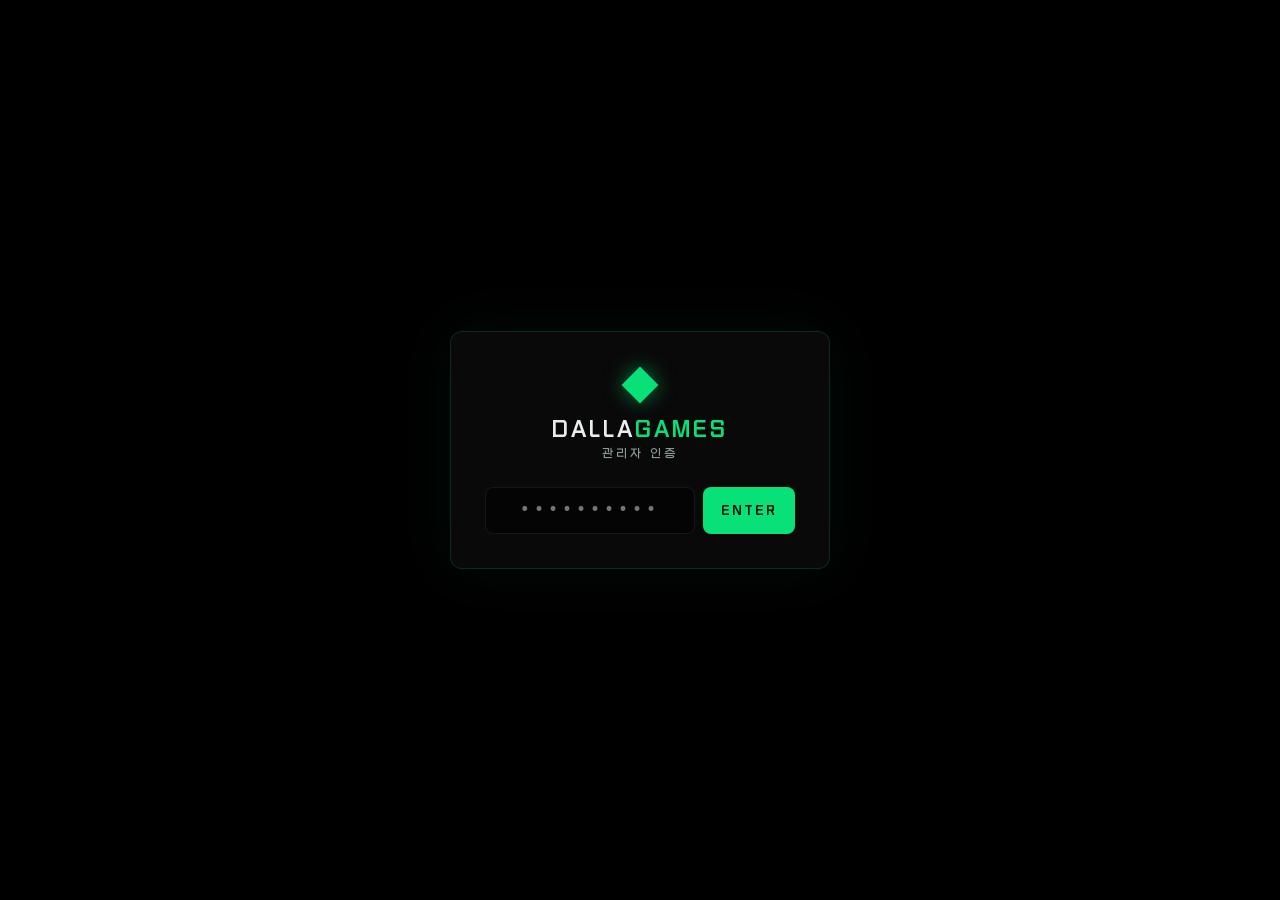
<file: dalla-admin-2027/index.html>
<!DOCTYPE html>
<html lang="ko">
<head>
  <meta charset="UTF-8" />
  <meta name="viewport" content="width=device-width, initial-scale=1.0" />

  <!-- 검색 엔진 완전 차단: 색인도, 링크 추적도 하지 않는다 -->
  <meta name="robots" content="noindex, nofollow, noarchive, nosnippet, noimageindex" />
  <meta name="googlebot" content="noindex, nofollow" />
  <!-- 링크 미리보기(카카오톡·디스코드 등)에도 아무것도 노출하지 않는다 -->
  <meta property="og:title" content="" />
  <meta name="referrer" content="no-referrer" />

  <title>Dalla Admin</title>
  <link rel="icon" type="image/png" href="../images/favicon.png" />
  <!-- ?v= 는 캐시 무효화용. 이 폴더의 파일을 고칠 때마다 숫자를 올려야
       브라우저가 옛 파일과 새 파일을 섞어 쓰는 사고를 막을 수 있다. -->
  <link rel="stylesheet" href="admin.css?v=13" />
</head>
<body>

  <!-- ===================== 잠금 화면 =====================
       PIN 을 맞게 넣기 전까지 대시보드는 DOM 에 그려지지 않는다. -->
  <div class="lock" id="lock">
    <div class="lock-box">
      <div class="lock-mark" aria-hidden="true"></div>
      <h1 class="lock-title">DALLA<span class="accent">GAMES</span></h1>
      <p class="lock-sub">관리자 인증</p>

      <form class="lock-form" id="pinForm" autocomplete="off">
        <!-- 숫자 PIN 이 아니라 문자·기호가 섞인 비밀번호를 쓴다.
             inputmode="numeric" / pattern="[0-9]*" 를 두면 모바일에서 숫자 자판만 떠
             문자를 입력할 수 없으므로 반드시 빼야 한다.
             autocapitalize=off 도 필수 — 모바일이 첫 글자를 대문자로 바꿔 버린다. -->
        <input class="pin-input" id="pinInput" type="password"
               maxlength="64" placeholder="••••••••••"
               aria-label="관리자 비밀번호" autocomplete="off"
               autocapitalize="off" autocorrect="off" spellcheck="false" />
        <button class="pin-go" type="submit">ENTER</button>
      </form>

      <!-- 비밀번호 오류에는 아무 문구도 띄우지 않는다. 이 칸은 고장(https 아님 등)일 때만 쓴다. -->
      <p class="lock-err" id="pinErr" role="alert" hidden></p>
    </div>
  </div>

  <!-- ===================== 대시보드 ===================== -->
  <div class="wrap" id="dash" hidden>

    <header class="top">
      <div class="top-left">
        <span class="dot" aria-hidden="true"></span>
        <h1>ANALYTICS</h1>
        <span class="top-sub">dallagames.com</span>
      </div>
      <div class="top-right">
        <span class="updated" id="updated">—</span>
        <button class="btn-ghost" id="refresh" type="button">새로고침</button>
        <button class="btn-ghost" id="logout" type="button">잠금</button>
      </div>
    </header>

    <!-- 데이터 출처 안내 배너 (실데이터 연결 전까지만 보인다) -->
    <div class="notice" id="notice" hidden>
      <strong>샘플 데이터입니다.</strong>
      <span id="noticeText"></span>
    </div>

    <!-- ---------- 상단 KPI ---------- -->
    <!-- 방문자 3개를 윗줄, 성과 지표 3개를 아랫줄로 나눈다.
         성격이 다른 숫자를 한 줄에 늘어놓으면 눈이 어디를 봐야 할지 흩어진다. -->
    <section class="kpis" aria-label="방문자">
      <article class="card kpi">
        <p class="kpi-label">총 누적 방문자</p>
        <p class="kpi-value" id="kpiTotal">—</p>
        <p class="kpi-foot">전체 기간</p>
      </article>
      <article class="card kpi">
        <p class="kpi-label">이번 주 방문자</p>
        <p class="kpi-value" id="kpiWeek">—</p>
        <p class="kpi-foot" id="kpiWeekDelta">&nbsp;</p>
      </article>
      <article class="card kpi">
        <p class="kpi-label">오늘 방문자</p>
        <p class="kpi-value" id="kpiToday">—</p>
        <p class="kpi-foot" id="kpiTodayDelta">&nbsp;</p>
      </article>
    </section>

    <section class="kpis" aria-label="성과 지표">
      <article class="card kpi kpi-hero">
        <p class="kpi-label">위시리스트 클릭</p>
        <p class="kpi-value" id="kpiWish">—</p>
        <p class="kpi-foot" id="kpiWishFoot">&nbsp;</p>
      </article>
      <article class="card kpi">
        <p class="kpi-label">스팀 전환율</p>
        <p class="kpi-value" id="kpiCtr">—</p>
        <p class="kpi-foot">클릭 ÷ 방문자</p>
      </article>
      <article class="card kpi">
        <p class="kpi-label">평균 체류 시간</p>
        <p class="kpi-value" id="kpiTime">—</p>
        <p class="kpi-foot">참여 세션 기준</p>
      </article>
    </section>

    <!-- 기간 필터: 아래 패널 전체에 적용된다. 위 KPI 카드는 이름 자체가
         기간을 말하고 있어(오늘/이번 주/누적) 필터를 따르지 않는다. -->
    <div class="rangebar">
      <span class="rangebar-label">기간</span>
      <div class="segmented" id="rangePicker" role="group" aria-label="조회 기간">
        <button type="button" class="seg on" data-range="all">전체 기간</button>
        <button type="button" class="seg" data-range="30d">최근 30일</button>
        <button type="button" class="seg" data-range="7d">최근 7일</button>
      </div>
    </div>

    <div class="grid">
      <!-- ---------- 유입 경로 ---------- -->
      <section class="card panel" aria-label="유입 경로">
        <h2 class="panel-title">유입 경로 <span class="panel-note"><span class="rng"></span></span></h2>
        <div class="donut-row">
          <div class="donut-wrap">
            <svg class="donut" viewBox="0 0 120 120" id="donut" aria-hidden="true">
              <circle class="donut-track" cx="60" cy="60" r="52" />
              <g id="donutSegs"></g>
            </svg>
            <div class="donut-center">
              <span class="donut-num" id="donutTotal">—</span>
              <span class="donut-cap">세션</span>
            </div>
          </div>
          <table class="tbl" id="srcTable">
            <tbody></tbody>
          </table>
        </div>
      </section>

      <!-- ---------- 국가 Top 5 ---------- -->
      <section class="card panel" aria-label="국가 순위">
        <h2 class="panel-title">국가 TOP 5 <span class="panel-note"><span class="rng"></span></span></h2>
        <ul class="bars" id="countryBars"></ul>
      </section>

      <!-- ---------- 인터랙션 ---------- -->
      <section class="card panel panel-half" aria-label="주요 인터랙션">
        <h2 class="panel-title">주요 인터랙션 <span class="panel-note"><span class="rng"></span> · 이벤트 수</span></h2>
        <ul class="bars bars-lg" id="eventBars"></ul>
      </section>

      <!-- ---------- 위시리스트 버튼별 ---------- -->
      <section class="card panel panel-half" aria-label="위시리스트 버튼별 클릭">
        <h2 class="panel-title">위시리스트 버튼별 <span class="panel-note">placement</span></h2>
        <ul class="bars" id="placementBars"></ul>
      </section>

      <!-- ---------- 스크롤 깊이 ---------- -->
      <section class="card panel panel-half" aria-label="스크롤 깊이">
        <h2 class="panel-title">스크롤 깊이 <span class="panel-note"><span class="rng"></span> · 멈춘 구간별</span></h2>
        <ul class="bars" id="scrollBars"></ul>
      </section>

      <!-- ---------- 기기 ---------- -->
      <section class="card panel panel-half" aria-label="기기">
        <h2 class="panel-title">기기 <span class="panel-note"><span class="rng"></span></span></h2>
        <ul class="bars" id="deviceBars"></ul>
      </section>

      <!-- ---------- 신규 / 재방문 ---------- -->
      <section class="card panel panel-wide" aria-label="신규 재방문">
        <h2 class="panel-title">신규 / 재방문 <span class="panel-note"><span class="rng"></span></span></h2>
        <div class="split" id="visitorSplit"></div>
      </section>
    </div>

    <!-- 검수용 방문을 집계에서 빼는 스위치.
         사이트와 같은 도메인이라 저장소를 공유해, 여기서 켜면 사이트에도 적용된다. -->
    <label class="notrack" for="notrackToggle">
      <input type="checkbox" id="notrackToggle" />
      <span class="notrack-box" aria-hidden="true"></span>
      <span class="notrack-text">이 브라우저의 방문은 집계에서 제외</span>
    </label>

    <footer class="foot">
      <a href="https://analytics.google.com/" target="_blank" rel="noopener">GA4 원본 보고서 열기 →</a>
      <span>G-T5S20FRH38</span>
    </footer>
  </div>

  <script src="admin.js?v=13"></script>
</body>
</html>
</file>
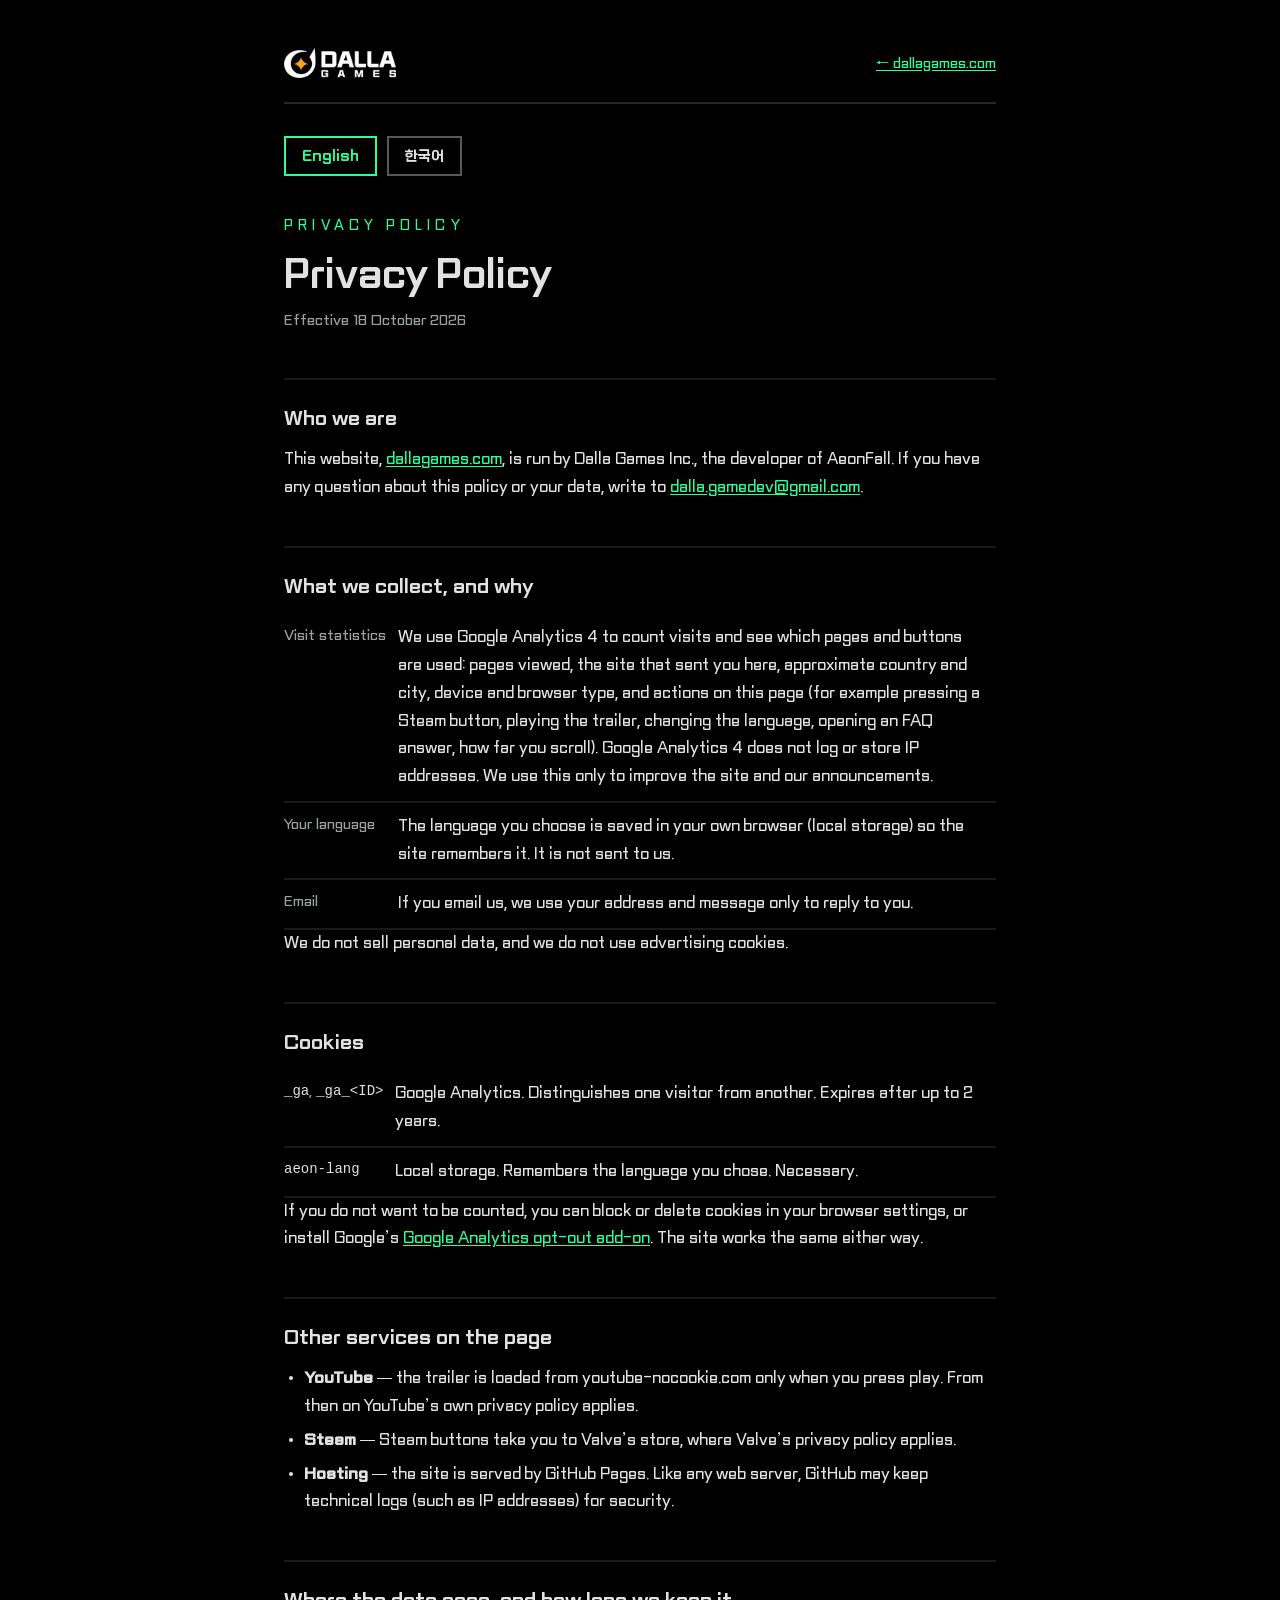
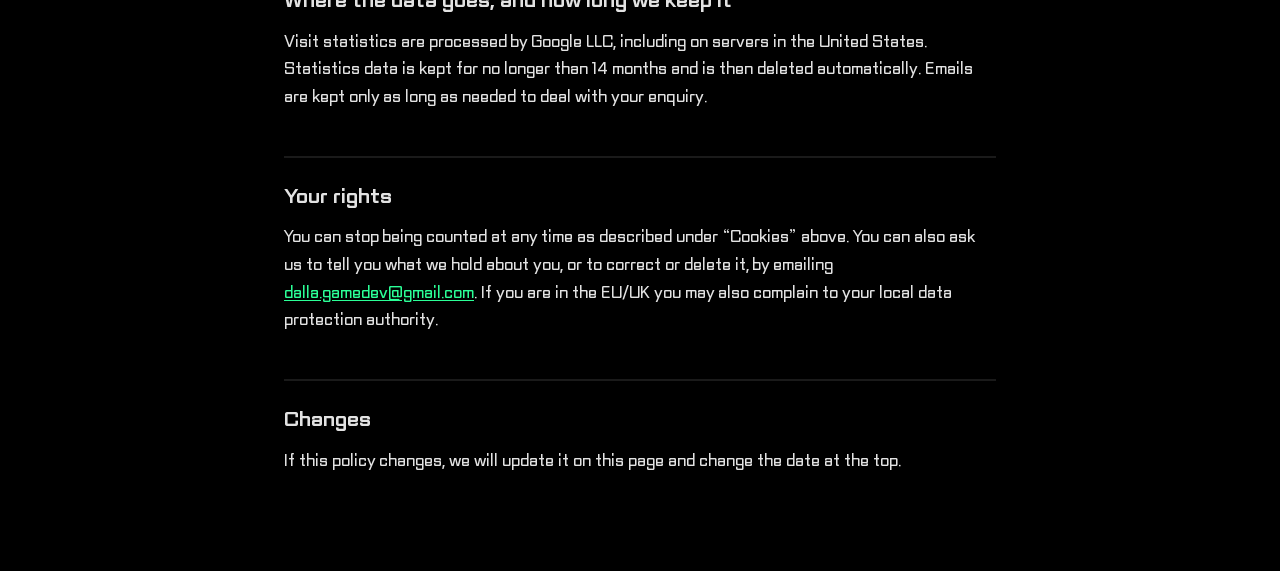
<file: privacy.html>
<!DOCTYPE html>
<html lang="en">
<head>
  <meta charset="UTF-8" />
  <meta name="viewport" content="width=device-width, initial-scale=1.0" />
  <title>Privacy Policy – Dalla Games</title>
  <meta name="description" content="How the Dalla Games website (dallagames.com) uses cookies, analytics and your contact details." />
  <link rel="canonical" href="https://dallagames.com/privacy.html" />
  <link rel="icon" type="image/png" sizes="48x48" href="images/favicon-48.png" />
  <link rel="icon" type="image/png" href="images/favicon.png" />

  <!-- 폰트·색상 변수·커스텀 커서는 본 사이트 스타일을 그대로 쓴다 -->
  <link rel="stylesheet" href="style.css?v=44" />

  <style>
    /* ---- 이 페이지 전용: 읽기 편한 문서 레이아웃 ---- */
    .doc {
      max-width: 760px;
      margin: 0 auto;
      padding: 48px 24px 96px;
    }
    .doc-top {
      display: flex;
      align-items: center;
      justify-content: space-between;
      gap: 16px;
      padding-bottom: 24px;
      border-bottom: 2px solid rgba(255, 255, 255, 0.15);
    }
    .doc-top img { height: 30px; width: auto; }
    .doc-back { color: var(--text-dim); font-size: 14px; }
    .doc-back:hover { color: var(--mint-bright); }

    /* 언어 전환: English / 한국어 */
    .doc-langs { display: flex; gap: 10px; margin: 32px 0 8px; }
    .doc-langs button {
      height: 40px;
      padding: 0 16px;
      border: 2px solid rgba(255, 255, 255, 0.35);
      background: rgba(0, 0, 0, 0.5);
      color: var(--text);
      font-family: inherit;
      font-size: 14px;
    }
    .doc-langs button[aria-pressed="true"],
    .doc-langs button:hover { color: var(--mint-bright); border-color: var(--mint-bright); }

    .doc-kicker {
      display: block;
      margin-top: 40px;
      color: var(--mint-bright);
      font-size: 13px;
      letter-spacing: 0.4em;
    }
    .doc h1 { margin: 14px 0 8px; font-size: clamp(26px, 4vw, 38px); font-weight: 500; line-height: 1.3; }
    .doc .doc-date { color: var(--text-dim); font-size: 14px; }
    .doc h2 {
      margin: 44px 0 12px;
      padding-top: 24px;
      border-top: 2px solid rgba(255, 255, 255, 0.1);
      font-size: 19px;
      font-weight: 500;
    }
    .doc p, .doc li, .doc td { font-size: 15px; line-height: 1.85; color: var(--text); word-break: keep-all; }
    .doc p + p { margin-top: 12px; }
    .doc ul { margin: 10px 0 0 20px; }
    .doc li + li { margin-top: 6px; }
    .doc a { color: var(--mint-bright); text-decoration: underline; text-underline-offset: 3px; }
    .doc code { font-family: Consolas, monospace; font-size: 14px; color: var(--text); }
    .doc table { width: 100%; margin-top: 12px; border-collapse: collapse; font-size: 14px; }
    .doc th, .doc td {
      padding: 10px 12px 10px 0;
      text-align: left;
      vertical-align: top;
      border-bottom: 2px solid rgba(255, 255, 255, 0.1);
    }
    .doc th { color: var(--text-dim); font-weight: 300; white-space: nowrap; }
    [hidden] { display: none !important; }
    @media (max-width: 640px) {
      .doc { padding-top: 32px; }
      .doc p, .doc li { font-size: 14px; }
      .doc th, .doc td { display: block; padding-right: 0; }
      .doc th { border-bottom: 0; padding-bottom: 0; }
    }
  </style>
</head>
<body>
  <main class="doc">
    <div class="doc-top">
      <a href="./" aria-label="Dalla Games home"><img src="images/logo-dalla.webp" alt="Dalla Games" /></a>
      <a class="doc-back" href="./">&larr; dallagames.com</a>
    </div>

    <!-- 언어 전환: 사이트에서 한국어를 골랐거나 주소가 #ko 면 한국어부터 보여 준다 -->
    <div class="doc-langs" role="group" aria-label="Language">
      <button type="button" data-doc-lang="en" aria-pressed="true">English</button>
      <button type="button" data-doc-lang="ko" aria-pressed="false">한국어</button>
    </div>

    <!-- ===================== English ===================== -->
    <article lang="en" data-doc="en">
      <span class="doc-kicker">PRIVACY POLICY</span>
      <h1>Privacy Policy</h1>
      <p class="doc-date">Effective 18 October 2026</p>

      <h2>Who we are</h2>
      <p>This website, <a href="https://dallagames.com/">dallagames.com</a>, is run by Dalla Games Inc., the developer of AeonFall. If you have any question about this policy or your data, write to <a href="mailto:dalla.gamedev@gmail.com">dalla.gamedev@gmail.com</a>.</p>

      <h2>What we collect, and why</h2>
      <table>
        <tr><th>Visit statistics</th><td>We use Google Analytics 4 to count visits and see which pages and buttons are used: pages viewed, the site that sent you here, approximate country and city, device and browser type, and actions on this page (for example pressing a Steam button, playing the trailer, changing the language, opening an FAQ answer, how far you scroll). Google Analytics 4 does not log or store IP addresses. We use this only to improve the site and our announcements.</td></tr>
        <tr><th>Your language</th><td>The language you choose is saved in your own browser (local storage) so the site remembers it. It is not sent to us.</td></tr>
        <tr><th>Email</th><td>If you email us, we use your address and message only to reply to you.</td></tr>
      </table>
      <p>We do not sell personal data, and we do not use advertising cookies.</p>

      <h2>Cookies</h2>
      <table>
        <tr><th><code>_ga</code>, <code>_ga_&lt;ID&gt;</code></th><td>Google Analytics. Distinguishes one visitor from another. Expires after up to 2 years.</td></tr>
        <tr><th><code>aeon-lang</code></th><td>Local storage. Remembers the language you chose. Necessary.</td></tr>
      </table>
      <p>If you do not want to be counted, you can block or delete cookies in your browser settings, or install Google&rsquo;s <a href="https://tools.google.com/dlpage/gaoptout" target="_blank" rel="noopener">Google Analytics opt-out add-on</a>. The site works the same either way.</p>


      <h2>Other services on the page</h2>
      <ul>
        <li><strong>YouTube</strong> &mdash; the trailer is loaded from youtube-nocookie.com only when you press play. From then on YouTube&rsquo;s own privacy policy applies.</li>
        <li><strong>Steam</strong> &mdash; Steam buttons take you to Valve&rsquo;s store, where Valve&rsquo;s privacy policy applies.</li>
        <li><strong>Hosting</strong> &mdash; the site is served by GitHub Pages. Like any web server, GitHub may keep technical logs (such as IP addresses) for security.</li>
      </ul>

      <h2>Where the data goes, and how long we keep it</h2>
      <p>Visit statistics are processed by Google LLC, including on servers in the United States. Statistics data is kept for no longer than 14 months and is then deleted automatically. Emails are kept only as long as needed to deal with your enquiry.</p>

      <h2>Your rights</h2>
      <p>You can stop being counted at any time as described under &ldquo;Cookies&rdquo; above. You can also ask us to tell you what we hold about you, or to correct or delete it, by emailing <a href="mailto:dalla.gamedev@gmail.com">dalla.gamedev@gmail.com</a>. If you are in the EU/UK you may also complain to your local data protection authority.</p>

      <h2>Changes</h2>
      <p>If this policy changes, we will update it on this page and change the date at the top.</p>
    </article>

    <!-- ===================== 한국어 ===================== -->
    <article lang="ko" data-doc="ko" hidden>
      <span class="doc-kicker">PRIVACY POLICY</span>
      <h1>개인정보처리방침</h1>
      <p class="doc-date">시행일: 2026년 10월 18일</p>

      <h2>운영자</h2>
      <p>이 웹사이트(<a href="https://dallagames.com/">dallagames.com</a>)는 AeonFall 개발사인 달라게임즈(Dalla Games Inc.)가 운영합니다. 개인정보와 관련한 문의는 <a href="mailto:dalla.gamedev@gmail.com">dalla.gamedev@gmail.com</a> 으로 보내 주세요.</p>

      <h2>수집하는 정보와 목적</h2>
      <table>
        <tr><th>방문 통계</th><td>Google Analytics 4 로 방문 통계를 수집합니다. 본 페이지, 유입 경로(어느 사이트에서 왔는지), 대략적인 국가·도시, 기기·브라우저 종류, 페이지 안의 행동(스팀 버튼 클릭, 트레일러 재생, 언어 변경, FAQ 열람, 스크롤 깊이 등)이 해당됩니다. Google Analytics 4 는 IP 주소를 기록·저장하지 않습니다. 사이트와 소식 안내를 개선하는 데만 사용합니다.</td></tr>
        <tr><th>언어 선택</th><td>고른 언어는 방문자의 브라우저(로컬 저장소)에만 저장되며, 저희에게 전송되지 않습니다.</td></tr>
        <tr><th>이메일 문의</th><td>메일을 보내 주시면 답장을 위해서만 주소와 내용을 사용합니다.</td></tr>
      </table>
      <p>개인정보를 판매하지 않으며, 광고용 쿠키를 사용하지 않습니다.</p>

      <h2>쿠키</h2>
      <table>
        <tr><th><code>_ga</code>, <code>_ga_&lt;ID&gt;</code></th><td>Google Analytics. 방문자를 서로 구분하는 용도이며 최대 2년 뒤 만료됩니다.</td></tr>
        <tr><th><code>aeon-lang</code></th><td>로컬 저장소. 고른 언어를 기억합니다. 필수.</td></tr>
      </table>
      <p>통계 수집을 원하지 않으시면 브라우저 설정에서 쿠키를 차단·삭제하거나, Google 의 <a href="https://tools.google.com/dlpage/gaoptout" target="_blank" rel="noopener">Google 애널리틱스 차단 브라우저 부가기능</a>을 설치하시면 됩니다. 어느 쪽이든 사이트 이용에는 차이가 없습니다.</p>


      <h2>페이지 안의 외부 서비스</h2>
      <ul>
        <li><strong>YouTube</strong> &mdash; 트레일러는 재생 버튼을 누를 때에만 youtube-nocookie.com 에서 불러옵니다. 그때부터는 YouTube 의 개인정보처리방침이 적용됩니다.</li>
        <li><strong>Steam</strong> &mdash; 스팀 버튼을 누르면 Valve 의 스토어로 이동하며, Valve 의 개인정보처리방침이 적용됩니다.</li>
        <li><strong>호스팅</strong> &mdash; 이 사이트는 GitHub Pages 에서 제공됩니다. 일반적인 웹 서버처럼 GitHub 가 보안을 위해 기술 로그(IP 주소 등)를 남길 수 있습니다.</li>
      </ul>

      <h2>국외 이전 및 보유 기간</h2>
      <p>방문 통계는 Google LLC(미국)가 처리하며, 미국 등 국외 서버에 저장될 수 있습니다. 통계 데이터는 최대 14개월 보관 후 자동 삭제됩니다. 이메일은 문의 처리에 필요한 기간 동안만 보관합니다.</p>

      <h2>이용자의 권리</h2>
      <p>위 ‘쿠키’ 항목의 방법으로 언제든 통계 수집을 거부할 수 있습니다. 저희가 가진 정보의 열람·정정·삭제를 원하시면 <a href="mailto:dalla.gamedev@gmail.com">dalla.gamedev@gmail.com</a> 으로 요청해 주세요.</p>

      <h2>개인정보 보호책임자</h2>
      <p>달라게임즈(Dalla Games Inc.) &middot; <a href="mailto:dalla.gamedev@gmail.com">dalla.gamedev@gmail.com</a></p>

      <h2>변경</h2>
      <p>이 방침이 바뀌면 이 페이지에 반영하고 맨 위 시행일을 고칩니다.</p>
    </article>
  </main>

  <script>
    /* 영어 / 한국어 전환.
       처음 보여 줄 언어: 주소가 #ko 이거나, 사이트에서 한국어를 골라 둔 경우 한국어. */
    (function () {
      var buttons = document.querySelectorAll("[data-doc-lang]");
      function show(lang) {
        document.querySelectorAll("[data-doc]").forEach(function (a) {
          a.hidden = a.getAttribute("data-doc") !== lang;
        });
        buttons.forEach(function (b) {
          b.setAttribute("aria-pressed", b.getAttribute("data-doc-lang") === lang ? "true" : "false");
        });
        document.documentElement.lang = lang;
      }
      buttons.forEach(function (b) {
        b.addEventListener("click", function () { show(b.getAttribute("data-doc-lang")); });
      });
      var saved = null;
      try { saved = localStorage.getItem("aeon-lang"); } catch (e) {}
      show(location.hash === "#ko" || saved === "ko" ? "ko" : "en");
    })();
  </script>
  <!-- 이 페이지에서는 방문 통계를 켜지 않는다(analytics.js 없음). -->
</body>
</html>
</file>
<file: style.css>
/* =========================================================
   DALLA GAMES 홈페이지 스타일
   - 순수 CSS, 반응형(모바일까지 안 깨지게)
   ========================================================= */

/* ---------- 1. 폰트 등록 (@font-face) ---------- */
/* 기본 본문용: 이사만루 라이트 */
@font-face {
  font-family: "esamanru";
  src: url("fonts/esamanru-Light.ttf") format("truetype");
  font-weight: 300;     /* Light */
  font-display: swap;
}
/* 강조용: 이사만루 미디움 (Epic 제목 / OUR GAMES / ABOUT US) */
@font-face {
  font-family: "esamanru";
  src: url("fonts/esamanru-Medium.ttf") format("truetype");
  font-weight: 500;     /* Medium */
  font-display: swap;
}
/* © 문자 전용: 노토산스 (이사만루가 © 글리프 미지원) */
@font-face {
  font-family: "NotoSansKR";
  src: url("fonts/NotoSansKR-Bold.ttf") format("truetype");
  font-weight: 700;
  font-display: swap;
}

/* ---------- 2. 디자인 토큰(변수) ---------- */
:root {
  --bg: #000000;            /* 기본 배경: 검정 */
  --bg-soft: #07100d;       /* 살짝 밝은 섹션 배경 */
  --mint: #08e178;          /* 강조 그린 (레퍼런스 FontColor_2) */
  --mint-bright: #2bff97;   /* 더 밝은 그린 (호버/글로우) */
  --text: #e2e2e2;          /* 본문 텍스트 (레퍼런스 FontColor_3) */
  --text-dim: #9aa3a0;      /* 보조 텍스트(더 흐린 회색) */
  --gold: #f5a623;          /* 로고 골드 */

  --maxw: 1200px;           /* 콘텐츠 최대 폭 */
  --header-h: 70px;         /* 헤더 높이 */

  /* ---- 히어로 로고 스펙큘러 스윕(메탈릭 하이라이트) 조절 변수 ----
     아래 4개 값만 바꾸면 효과를 마음대로 튜닝할 수 있다. */
  --sweep-period: 7s;       /* 스윕 주기(간격): 6~8초에 한 번. 값이 클수록 뜸하게 지나간다. */
  --sweep-size: 220%;       /* 스윕 속도/두께: 클수록 하이라이트가 더 얇고 빠르게 훑고 지나간다. */
  --sweep-brightness: 1;    /* 하이라이트 밝기(0~1): 마스크 안쪽(흰색)이 받는 최대 세기. 낮출수록 은은. */
  --sweep-angle: 105deg;    /* 하이라이트 기울기(사선 각도). */
  /* 하이라이트 색 — R,G,B 값만 적는다.
     로고가 거의 순수한 네온 그린이라, 같은 그린 빛은 스크린 합성으로 겹쳐도 티가 안 난다.
     흰색(#ebfff2)·#bcffd6 은 하얗게 보여서, 로고보다 밝되 그린이 분명한 #96ffc3 로 둔다. */
  --sweep-color: 150, 255, 195;

  /* ---- 히어로 하단 문구 블록이 차지하는 높이 ----
     스크롤 화살표와 Epic 배지를 이 값 위로 올려 문구를 가리지 않게 한다. */
  --hero-footer-gap: 38px;    /* 문구 블록과 화면 맨 아래 사이 여백(클수록 문구가 위로) */
  --hero-footer-h: 104px;     /* 문구 블록(소개 4줄 + 카피라이트) 높이 */
  --hero-arrow-band: 110px;   /* 문구 위에 들어가는 스크롤 화살표 자리 */
  /* Epic 배지를 트레일러 영상 옆이 아니라 "아래 줄"로 내려야 할 때만 쓰는 자리.
     넓은 화면에선 0 (영상 오른쪽 옆에 나란히 배치되어 겹치지 않는다). */
  --hero-epic-band: 0px;
}

/* ---------- 3. 리셋 & 기본값 ---------- */
* {
  margin: 0;
  padding: 0;
  box-sizing: border-box;
}

html {
  scroll-behavior: smooth;            /* 부드러운 앵커 스크롤 */
  scroll-padding-top: var(--header-h);/* 고정 헤더에 가리지 않게 */
}

body {
  font-family: "esamanru", "Segoe UI", sans-serif;
  font-weight: 300;
  background-color: var(--bg);
  color: var(--text);
  line-height: 1.6;
  overflow-x: hidden;                 /* 가로 스크롤 방지 */
  -webkit-font-smoothing: antialiased;
}

img {
  display: block;
  max-width: 100%;
}

a {
  text-decoration: none;
  color: inherit;
}

/* ---------- 커스텀 마우스 커서 ---------- */
/* 평상시: 녹색 화살표 커서.
   커서 이미지의 뾰족한 끝(팁)이 좌상단에 있으므로 hotspot 은 0 0.
   cursor 속성은 자식으로 상속되므로 html 에 걸어두면
   페이지 전체(그리고 터미널 인트로 오버레이)까지 자동 적용된다.

   ★ 이미지는 반드시 32×32 이하여야 한다.
   크롬은 32×32 를 넘는 커서 이미지를 화면 가장자리 근처에서 강제로 무시하고
   기본 화살표로 되돌린다(가짜 커서로 브라우저 UI 를 흉내내는 걸 막는 보안 장치).
   원본(35×35)을 그대로 쓰면 화면 가장자리에서 커서가 사라진다.
   그래서 32×32 로 줄인 cursor-*.png 를 쓴다(원본 35px 파일은 images/Old 에 보존).
   잔상 크기(.ct-ghost, cursor-trail.css)도 이 값과 같이 맞춰야 한다. */
html {
  cursor: url('images/cursor-normal.png?v=3') 0 0, auto;
}

/* 클릭 가능한 요소 위: 호버 커서 1번 프레임이 기본.
   cursor-trail.js 가 html 에 .cur-alt 클래스를 빠르게 토글해
   cursor-hover ↔ cursor-normal 깜박임을 만든다(2번 프레임 규칙은 cursor-trail.css 에). */
a,
button,
.nav-toggle,
.steam-btn,
.social-link,
.nav-link,
label,
[role="button"],
[onclick] {
  cursor: url('images/cursor-hover.png?v=3') 0 0, pointer;
}

/* 공통 유틸 */
.accent { color: var(--mint); }
.font-medium { font-weight: 500; }    /* 이사만루 미디움 */

/* 스크롤 페이드인: 보이기 전엔 살짝 아래+투명, 보이면 제자리+불투명 */
.reveal {
  opacity: 0;
  transform: translateY(34px);
  transition: opacity 0.8s ease, transform 0.8s ease;
  will-change: opacity, transform;
}
/* 스크롤을 위로 올려 다시 등장할 땐 위에서 아래로 살짝 내려오며 나타남 */
.reveal.reveal-from-top {
  transform: translateY(-34px);
}
.reveal.is-visible {
  opacity: 1;
  transform: none;
}
/* 움직임 최소화를 선호하는 사용자는 애니메이션 제거 */

.section-inner {
  max-width: var(--maxw);
  margin: 0 auto;
  padding: 150px 24px;     /* 섹션 간 여백 넓게(답답함 해소) */
}

/* 섹션 제목 (OUR GAME / ABOUT US / FAQ 공통) — 3단
   ① 영어 라벨(그린, 넓은 자간)  ② 제목(선택한 언어)  ③ 소제목(작은 회색)
   라벨은 트레일러 캡션의 TRAILER 처럼 모든 언어에서 영어 그대로다. */
.sec-head {
  display: flex;
  flex-direction: column;
  align-items: center;
  gap: 12px;
  margin-bottom: 56px;
  text-align: center;
}
.sec-kicker {
  color: var(--mint-bright);
  font-size: 13px;
  letter-spacing: 0.4em;
  padding-left: 0.4em;        /* 자간이 오른쪽에만 붙어 가운데에서 밀려 보이는 것 보정 */
}
.sec-title {
  margin: 4px 0 0;
  color: var(--text);
  font-size: clamp(22px, 2.4vw, 32px);
  line-height: 1.3;
  text-wrap: balance;         /* 두 줄이 될 때 위아래 길이를 비슷하게 */
}
.sec-sub {
  color: var(--text-dim);
  font-size: clamp(14px, 1.3vw, 16px);
  letter-spacing: 0.02em;
}

/* =========================================================
   헤더 / 네비게이션 (레퍼런스 사이트 형식)
   왼쪽 언어 · 가운데 CI · 오른쪽 스팀 + 메뉴 버튼. PC·모바일 같은 배치.
   히어로 위에서는 바 배경과 CI 를 숨기고, 히어로를 지나면(.is-past) 나타난다.
   ========================================================= */
.site-header {
  position: fixed;
  top: 0; left: 0;
  width: 100%;
  height: var(--header-h);
  z-index: 1000;
  background: transparent;
  border-bottom: 2px solid transparent;
  transition: background-color 0.3s ease, border-color 0.3s ease;
}
/* 히어로를 지난 뒤: 바 배경이 깔린다 */
.site-header.is-past {
  background: rgba(0, 0, 0, 0.85);            /* 검정 85% — 뒤가 살짝 비친다 */
  -webkit-backdrop-filter: blur(14px) saturate(1.2);
          backdrop-filter: blur(14px) saturate(1.2);   /* 비치는 뒷면은 블러 */
  border-bottom-color: rgba(255, 255, 255, 0.08);
}
/* 메뉴를 연 동안: 바 배경 없이 메뉴 화면 위에 버튼만 남긴다 */
.site-header.is-menu {
  background: transparent;
  backdrop-filter: none;
  border-bottom-color: transparent;
}

.header-inner {
  position: relative;          /* 가운데 CI 를 절대 위치로 놓는 기준 */
  height: 100%;
  /* 큰 모니터(전체화면)에서 좌우 버튼이 화면 끝에 붙어 멀어지지 않게 폭을 묶는다 */
  max-width: 1520px;
  margin: 0 auto;
  padding: 0 clamp(16px, 3vw, 40px);
  display: flex;
  align-items: center;
  gap: 16px;
}

/* 가운데 CI: 기본 로고 위에 초록 호버 로고를 겹친다. 히어로를 지나야 보인다. */
.brand {
  position: relative;
  display: inline-block;
  line-height: 0;          /* 이미지 아래 여백 제거 */
}
.brand.header-ci {
  position: absolute;
  left: 50%;
  top: 50%;
  transform: translate(-50%, -50%);
  opacity: 0;
  pointer-events: none;
  transition: opacity 0.3s ease;
}
.site-header.is-past:not(.is-menu) .header-ci {
  opacity: 1;
  pointer-events: auto;
}
.brand-logo {
  height: 34px;
  width: auto;
  display: block;
}
/* 초록 호버 로고: 기본 로고 위에 겹쳐 두고 평소엔 숨김 → 호버 시 페이드인 */
.brand-logo-hover {
  position: absolute;
  top: 0;
  left: 0;
  opacity: 0;
  transition: opacity 0.2s ease;
}
.brand:hover .brand-logo-hover,
.brand:focus-visible .brand-logo-hover {
  opacity: 1;
}

/* 오른쪽 묶음: 스팀 버튼 + 메뉴 버튼 */
.header-right {
  display: flex;
  align-items: center;
  gap: 22px;
  margin-left: auto;
}

/* 헤더 상시 스팀 버튼: 히어로 스팀 버튼과 같은 스타일(반투명 박스 + 흰 테두리, 호버 시 네온 그린) */
.header-steam {
  display: flex;
  align-items: center;
  gap: 8px;
  flex: none;
  height: 40px;
  padding: 0 14px;
  border: 2px solid rgba(255, 255, 255, 0.35);
  background: rgba(0, 0, 0, 0.5);
  color: var(--text);
  font-size: 13px;
  letter-spacing: 0.06em;
  white-space: nowrap;
  transition: color 0.2s ease, border-color 0.2s ease, background-color 0.2s ease;
}
.header-steam svg { flex: none; display: block; }
.header-steam:hover,
.header-steam:focus-visible {
  color: var(--mint-bright);
  border-color: var(--mint-bright);
  background: rgba(8, 225, 120, 0.1);
  outline: none;
}

/* 메뉴 버튼 (≡ → X) */
.nav-toggle {
  display: flex;
  flex-direction: column;
  justify-content: space-between;
  /* 눌리는 영역은 44×44 로 넉넉하게, 선 그림(30×22)은 그 안 가운데 */
  width: 44px;
  height: 44px;
  padding: 11px 7px;
  margin-right: -7px;          /* 넓힌 여백만큼 바깥으로 — 선 그림 위치는 그대로 */
  background: none;
  border: none;
  cursor: url('images/cursor-hover.png?v=3') 0 0, pointer;
}
.nav-toggle span {
  display: block;
  width: 100%;
  height: 3px;
  background: var(--text);
  transition: transform 0.3s ease, opacity 0.3s ease, background-color 0.2s ease;
}
/* 다른 버튼처럼: 평소 흰색, 마우스를 올리면 네온 그린 (예전의 상시 깜박임은 과해서 뺐다) */
.nav-toggle:hover span,
.nav-toggle:focus-visible span { background: var(--mint-bright); }
.nav-toggle:focus-visible { outline: none; }
.nav-toggle.active span:nth-child(1) { transform: translateY(9.5px) rotate(45deg); }
.nav-toggle.active span:nth-child(2) { opacity: 0; }
.nav-toggle.active span:nth-child(3) { transform: translateY(-9.5px) rotate(-45deg); }


/* ---------- 전체 화면 메뉴 ---------- */
.nav {
  position: fixed;
  inset: 0;
  z-index: 990;                /* 헤더(1000) 아래 — 메뉴 위로 X 버튼·언어·스팀 버튼이 남는다 */
  display: flex;
  flex-direction: column;
  justify-content: center;
  align-items: center;
  gap: 4px;
  padding: 96px 24px 40px;
  overflow-y: auto;
  background: rgba(0, 0, 0, 0.98);   /* 뒤 페이지 글자가 비치지 않을 만큼 진하게 */
  opacity: 0;
  visibility: hidden;
  transition: opacity 0.25s ease, visibility 0.25s ease;
}
.nav.open {
  opacity: 1;
  visibility: visible;
}
/* 메뉴가 열려 있는 동안 뒤 페이지가 스크롤되지 않게 */
html.menu-open { overflow: hidden; }
/* 메뉴 항목: 큰 글자(선택한 언어) + 작은 영어 */
.nav-link {
  display: flex;
  flex-direction: column;
  align-items: center;
  gap: 4px;
  padding: 14px 0;
  color: var(--text);
  transition: color 0.2s ease;
}
.nav-main { font-size: clamp(24px, 3vw, 34px); line-height: 1.2; }
.nav-sub {
  color: var(--text-dim);
  font-size: 11px;
  letter-spacing: 0.3em;
  padding-left: 0.3em;          /* 자간이 오른쪽에만 붙어 밀려 보이는 것 보정 */
  transition: color 0.2s ease;
}
.nav-link:hover,
.nav-link:hover .nav-sub { color: var(--mint-bright); }

/* 메뉴 아래 바로가기: 메일 · 유튜브 · 스팀 (각진 테두리 박스) */
.nav-social {
  display: flex;
  gap: 12px;
  margin-top: 32px;
}
.nav-social .social-link {
  width: 48px;
  height: 48px;
  padding: 12px;
  border: 2px solid rgba(255, 255, 255, 0.35);
  opacity: 1;
  transition: border-color 0.2s ease;
}
.nav-social .social-link:hover {
  border-color: var(--text);
  transform: none;
}

/* =========================================================
   히어로
   ========================================================= */
.hero {
  position: relative;
  min-height: 100vh;
  /* 배경: 우주복 캐릭터 키 비주얼을 화면에 꽉 차게 */
  background-image: url("images/hero-bg.webp");
  background-size: cover;
  background-position: center center;
  background-repeat: no-repeat;
  display: flex;
  align-items: center;
  /* 아래쪽은 .hero-footer(소개 문구 + 카피라이트) 자리를 비워 둔다.
     내용이 많아 100vh 로 부족하면 히어로가 그만큼 세로로 늘어난다. */
  padding: var(--header-h) 24px
           calc(var(--hero-footer-gap) + var(--hero-footer-h)
                + var(--hero-arrow-band) + var(--hero-epic-band));
  overflow: hidden;
}

/* 오버레이 최소화: 원본 키비주얼을 깔끔하게 살림.
   좌측 타이틀 영역만 아주 약하게(새 이미지 좌측이 이미 어두움) */
.hero-overlay {
  position: absolute;
  inset: 0;
  background: linear-gradient(90deg, rgba(0,0,0,0.35) 0%, rgba(0,0,0,0) 42%);
  pointer-events: none;
}
/* (히어로 이미지 위에 깔던 세로 라인 오버레이는 제거했다 — 키비주얼을 그대로 보이게) */

/* 히어로 콘텐츠: 화면 좌측에 배치, 그룹 내부는 가운데 정렬 유지 */
.hero-content {
  position: relative;
  z-index: 2;
  /* 하단 문구·화살표 자리를 비우느라 위쪽 패딩(헤더)보다 아래쪽 패딩이 훨씬 커서,
     그냥 두면 그룹이 히어로 중앙보다 위로 뜬다. 그 차이만큼 내려 세로 중앙을 맞춘다.
     (레이아웃 높이는 그대로라 아래 문구/화살표 간격 계산에 영향을 주지 않는다) */
  top: 77px;
  width: 100%;
  max-width: 600px;
  /* 히어로 로고 폭. 로고 크기와 위 문구 간격(.hero-hook 의 음수 마진)이 모두 이 값에서 나온다.
     % 는 이 묶음(.hero-content) 폭 기준이라, 두 곳 모두 같은 길이로 계산된다. */
  --logo-w: min(493px, 68%);   /* 2026-10-18: 10% 확대 (직전 min(448px, 62%)) */
  margin: 0 auto 0 6%;     /* 좌측 영역에 모음 */
  display: flex;
  flex-direction: column;
  align-items: center;     /* 그룹 내부 가로 중앙 */
  text-align: center;
}

/* 로고 래퍼: 크기(반응형)는 래퍼가 갖고, 안의 이미지는 100%로 채운다.
   스윕 하이라이트는 이 래퍼의 ::after 로 로고 위에 얹는다. */
/* 로고 래퍼는 페이지의 대표 제목(h1)이다 — 검색엔진이 이 페이지의 주제를 여기서 읽는다.
   h1 의 기본 여백·글자 크기가 로고 배치를 흔들지 않도록 전부 되돌린다. */
.hero-title-wrap {
  position: relative;
  display: inline-block;
  width: var(--logo-w);       /* 크기는 .hero-content 의 --logo-w 에서 정한다 */
  margin: 0;
  font-size: inherit;
  font-weight: inherit;
  line-height: 0;           /* 이미지 아래 여백 제거 */
}

.hero-title {
  display: block;
  width: 100%;
  height: auto;
}

/* 스펙큘러 스윕: 얇은 사선 하이라이트가 로고 글자 위를 왼쪽→오른쪽으로 훑고 지나간다.
   - 움직이는 흰 하이라이트를 InnerMask 로 잘라 로고 글자 모양에만 얹는다.
   - InnerMask 는 뎁스맵이다: 흰=글자 안쪽(하이라이트 100%), 회색=바깥 베벨(약 50%),
     투명=로고 밖(0%). mask-mode: luminance 라서 밝기값이 곧 하이라이트 세기가 된다
     → 바깥은 약하게, 안쪽은 진하게 들어가 입체(3D)처럼 보인다.
   - 마스크는 base64 data URI 로 인라인한다. 외부 이미지 파일은 로컬(file://)에서
     CORS 로 마스크 적용이 막히므로, data URI 로 넣어 로컬·배포 모두에서 동작하게 한다. */
.hero-title-wrap::after {
  content: "";
  position: absolute;
  inset: 0;
  pointer-events: none;     /* 마우스 이벤트 방해 안 함 */

  /* 움직이는 하이라이트 띠: 가운데만 밝고 양옆은 투명한 얇은 사선 */
  background-image: linear-gradient(
    var(--sweep-angle),
    transparent 40%,
    rgba(var(--sweep-color), var(--sweep-brightness)) 50%,
    transparent 60%
  );
  background-repeat: no-repeat;
  background-size: var(--sweep-size) 100%;
  background-position: 140% 0;   /* 시작: 화면 왼쪽 바깥 */

  /* 뎁스맵 마스크(InnerMask). base64 는 길어서 변수로 한 번만 넣는다. */
  --sweep-mask: url("[data-uri]");
  -webkit-mask-image: var(--sweep-mask);
          mask-image: var(--sweep-mask);
  -webkit-mask-repeat: no-repeat;   mask-repeat: no-repeat;
  -webkit-mask-size: 100% 100%;     mask-size: 100% 100%;
  -webkit-mask-position: center;    mask-position: center;
  mask-mode: luminance;             /* 밝기=하이라이트 세기(안쪽 강 / 베벨 약) */

  mix-blend-mode: screen;           /* 로고 위에 하이라이트를 밝게 더함 */
  animation: hero-title-sweep var(--sweep-period) linear infinite;
}

/* 스윕 애니메이션: 주기의 앞 25% 동안만 왼쪽→오른쪽으로 지나가고,
   나머지 75%는 오른쪽 바깥(=보이지 않음)에 머물러 "간격"을 만든다. */
@keyframes hero-title-sweep {
  0%   { background-position: 140% 0; }   /* 왼쪽 바깥에서 등장 */
  25%  { background-position: -40% 0; }    /* 오른쪽 바깥으로 빠져나감 */
  100% { background-position: -40% 0; }    /* 다음 주기까지 정지(하이라이트 숨김) */
}

/* ---------- 히어로 카피 두 줄 ----------
   로고를 위아래에서 받쳐 하나의 조판 덩어리로 묶는다.
   위(장르)는 작고 넓게, 아래(훅)는 그보다 크고 또렷하게 —
   눈이 [장르] → [로고] → [훅] 순서로 흐른다. */

/* 장르: 로고 위 아이브로우. 양옆 헤어라인이 로고 폭을 잡아준다. */
.hero-eyebrow {
  position: relative;
  z-index: 3;
  display: flex;
  align-items: center;
  gap: 14px;
  /* 양옆 라인까지 합친 폭을 로고(BI) 폭에 맞춘다. 문구가 로고보다 길면(좁은 화면의 일본어 등)
     문구 폭 + 최소 길이 라인으로 늘어난다. */
  width: auto;
  min-width: var(--logo-w);
  /* 바로 아래가 로고다. 로고 이미지 위쪽 투명 여백(로고 폭의 11.6%)만큼 끌어올리고 14px 만 띄운다.
     (예전엔 사이에 훅 문구가 있어 8px 이었다) */
  margin-bottom: calc(var(--logo-w) * -0.116 + 14px);
  font-size: clamp(10px, 1.05vw, 13px);
  letter-spacing: 0.34em;
  /* 예전엔 text-transform: uppercase 로 강제했지만, 전부 대문자면
     읽는 속도가 떨어져서 뺐다. 대소문자는 문구 자체에 담는다(i18n.js). */
  white-space: nowrap;
  color: rgba(255, 255, 255, 0.92);   /* 2026-10-18: 그린 → 흰색 (로고 그린과 겹치지 않게) */
  /* 배경 키비주얼 위에 얹히는 글자라 퍼지는 글로우만으로는 묻힌다.
     아래로 떨어지는 또렷한 드롭 쉐도우 + 넓게 깔리는 어둠을 겹쳐
     복잡한 배경에서도 글자 윤곽이 살아나게 한다. */
  text-shadow:
    0 1px 2px rgba(0, 0, 0, 0.95),
    0 2px 5px rgba(0, 0, 0, 0.85),
    0 0 16px rgba(0, 0, 0, 0.75);
}
.hero-eyebrow::before,
.hero-eyebrow::after {
  content: "";
  flex: 1;
  min-width: 20px;
  height: 1px;
  background: linear-gradient(90deg, transparent, rgba(255, 255, 255, 0.45));
}
.hero-eyebrow::after {
  background: linear-gradient(90deg, rgba(255, 255, 255, 0.45), transparent);
}

/* 훅: 장르 바로 아래, 로고 위. 이 게임의 핵심 긴장을 한 줄로 못 박는다.
   장르보다는 크되 로고를 침범하지 않게 작게 잡는다. */
.hero-hook {
  position: relative;
  z-index: 3;
  /* 로고 이미지 위쪽에 투명 여백(캔버스 높이의 약 36% = 로고 폭의 11.6%)이 있다.
     그 여백만큼 끌어올리고 14px 만 띄운다. 고정값(-30px)으로 두면 로고가 작은
     모바일에서 여백보다 더 당겨져 문구가 글자에 붙었다 → 로고 폭에 비례하게 계산. */
  margin: 0 0 calc(var(--logo-w) * -0.116 + 14px);
  font-size: clamp(11px, 1.08vw, 14px);
  letter-spacing: 0.14em;
  line-height: 1.5;
  color: rgba(255, 255, 255, 0.92);
  /* 아이브로우와 같은 방식의 또렷한 드롭 쉐도우 (흰 글자라 한 단계 더 진하게) */
  text-shadow:
    0 1px 2px rgba(0, 0, 0, 0.95),
    0 2px 6px rgba(0, 0, 0, 0.9),
    0 0 18px rgba(0, 0, 0, 0.8);
}

/* 출시 시기: Coming 2027 (이사만루 라이트, 흰색) — 타이틀과 위시리스트 사이.
   레이어: 위시리스트/스팀보다 위(z-index 높음)에 두어 겹쳐도 항상 앞에 보이게 */
.hero-coming {
  position: relative;
  z-index: 3;
  font-weight: 300;                 /* 이사만루 라이트 */
  color: #ffffff;
  font-size: clamp(12px, 1.36vw, 17px);   /* 2026-10-18: 약 35% 축소 (이전 18~26px) */
  letter-spacing: 2px;
  margin-top: 22px;                 /* 타이틀 아래로 살짝 간격 */
  text-shadow: 0 0 10px rgba(0, 0, 0, 0.6);
}
/* 훅 문구가 로고 위로 올라가면서 로고 아래가 비었으므로,
   그만큼 출시 시기부터 아래 그룹 전체를 타이틀 쪽으로 끌어올린다. */
.hero-title-wrap + .hero-coming { margin-top: 12px; }

/* Wishlist Now + 스팀 버튼을 한 줄에 나란히 두는 묶음.
   세로로 쌓지 않으므로 그만큼 아래 트레일러가 위로 올라온다. */
.hero-cta-row {
  position: relative;
  z-index: 1;               /* Coming 2027 아래 레이어 */
  display: flex;
  align-items: center;
  justify-content: center;
  gap: 18px;
  margin-top: 10px;
}

/* Wishlist Now 래퍼: 크기(반응형)는 래퍼가 갖고, 안의 두 이미지는 같은 자리에 겹친다. */
.hero-subtitle {
  position: relative;
  display: block;
  width: min(210px, 42%);
  flex: none;               /* 좁은 폭에서 한쪽만 찌그러지지 않게 */
  line-height: 0;           /* 이미지 아래 여백 제거 */
}
.hero-subtitle img {
  display: block;
  width: 100%;
  height: auto;
}
/* 블러 버전은 기본 글자 바로 위에 정확히 겹쳐 놓는다 (두 원본은 캔버스 크기가 같다). */
.hero-subtitle-glow {
  position: absolute;
  inset: 0;
  /* 기본 글자는 항상 또렷하게 두고, 블러 버전만 나타났다 사라지며 "교체"되는 느낌을 낸다.
     주기 2.4초 그대로 — 빛 번짐(0%) → 또렷한 기본 글자(50%) → 빛 번짐(100%). */
  animation: wishlist-glow 2.4s ease-in-out infinite;
}

@keyframes wishlist-glow {
  0%, 100% { opacity: 1; }
  50%      { opacity: 0; }
}

/* 스팀 버튼: 반투명 박스 + 흰 테두리 + 스팀 아이콘 + STEAM (이미지 없이 CSS).
   마우스를 올리면 테두리·아이콘·글자가 네온 그린으로 바뀐다.
   (색 전환 속도는 hero-fx.css 의 등장 transition 과 함께 적혀 있다) */
.steam-btn {
  position: relative;             /* 빛 스윕(::after)을 버튼 안에 가두는 기준 */
  overflow: hidden;
  display: flex;
  align-items: center;
  gap: 14px;
  flex: none;                     /* 좁은 폭에서 한쪽만 찌그러지지 않게 */
  height: 62px;
  margin: 0;                      /* 한 줄 배치라 세로 보정 여백이 필요 없다 */
  padding: 12px 22px;
  border: 2px solid rgba(255, 255, 255, 0.35);
  background: rgba(0, 0, 0, 0.5);
  color: var(--text);
  font-size: 20px;
  letter-spacing: 0.08em;
  line-height: 1;
  white-space: nowrap;
  transition: color 0.2s ease, border-color 0.2s ease, background-color 0.2s ease;
  /* 시선 유도: 테두리가 주기적으로 네온 그린으로 잠깐 켜진다 (아래 ::after 빛 스윕과 같은 박자) */
  animation: steam-btn-ping 4.8s ease-in-out infinite;
}
.steam-btn-icon { flex: none; display: block; width: 32px; height: 32px; }
.steam-btn:hover,
.steam-btn:focus-visible {
  color: var(--mint-bright);
  border-color: var(--mint-bright);
  background: rgba(8, 225, 120, 0.1);
  outline: none;
  animation: none;               /* 올려 둔 동안은 그린으로 고정 */
}

/* 시선 유도 ① 빛 스윕: 얇은 사선 빛이 버튼을 왼쪽 → 오른쪽으로 훑고 지나간다.
   4.8초마다 한 번 = Wishlist Now 빛 번짐(2.4초) 두 번에 한 번, 같은 박자. */
.steam-btn::after {
  content: "";
  position: absolute;
  top: 0;
  bottom: 0;
  left: 0;
  width: 60%;
  pointer-events: none;
  background: linear-gradient(105deg, transparent 20%, rgba(43, 255, 151, 0.35) 50%, transparent 80%);
  transform: translateX(-120%);
  animation: steam-btn-shine 4.8s ease-in-out infinite;
}
.steam-btn:hover::after { animation: none; transform: translateX(-120%); }
@keyframes steam-btn-shine {
  0%        { transform: translateX(-120%); }
  22%, 100% { transform: translateX(260%); }
}
/* 시선 유도 ② 스윕이 지나가는 동안 테두리·글자가 잠깐 그린으로 켜졌다 돌아온다 */
@keyframes steam-btn-ping {
  0%, 30%, 100% { border-color: rgba(255, 255, 255, 0.35); color: var(--text); }
  11%           { border-color: var(--mint-bright); color: var(--mint-bright); box-shadow: 0 0 14px rgba(43, 255, 151, 0.35); }
}

/* Epic MegaGrant: 배지 + 제목 + 문구 (반투명 블랙 박스, 히어로 우측 하단) */
.epic-megagrant {
  position: absolute;
  z-index: 2;
  right: 4%;
  /* 가로 위치는 우측 고정. 세로는 하단 문구 블록과 "아래 정렬"
     — 배지 아랫변이 카피라이트 아랫변과 같은 선에 오도록 내린다.
     (% 대신 px 로 계산: 높이가 auto 인 히어로에서 % 는 값이 불안정하다) */
  bottom: var(--hero-footer-gap);
  display: flex;
  align-items: center;
  gap: 14px;
  max-width: 400px;
  padding: 12px 18px;
  background: rgba(0, 0, 0, 0.55);   /* 반투명 블랙 박스 */
  border: 2px solid rgba(255, 255, 255, 0.35);   /* 사이트 공통: 각진 모서리 + 2px 반투명 흰 선 */
  backdrop-filter: blur(3px);
}
.epic-badge {
  width: 88px;
  height: auto;
  flex-shrink: 0;
}
.epic-info { min-width: 0; }
.epic-title {
  font-size: clamp(15px, 1.25vw, 18px);
  letter-spacing: 0.5px;
  line-height: 1.2;
  margin-bottom: 6px;
}
.epic-text {
  font-size: 12.5px;
  line-height: 1.5;
  color: var(--text);
}

/* 아래로 스크롤 화살표: 네온 쉐브론 3개가 위→아래로 순차로 빛나며 흐름 */
/* =========================================================
   히어로 하단 문구 + 카피라이트
   - 소개 문구(.hero-blurb)는 카피라이트(.hero-copyright)보다 작은 글자.
   - 두 블록의 폭을 맞추기 위해 소개 문구는 줄바꿈을 고정하고,
     글자 크기를 카피라이트 줄 길이에 맞춰 잡았다.
   ========================================================= */
.hero-footer {
  position: absolute;
  z-index: 2;
  left: 50%;
  bottom: var(--hero-footer-gap);
  transform: translateX(-50%);
  width: max-content;
  max-width: min(92vw, 940px);
  text-align: center;
  pointer-events: none;        /* 배경 클릭을 막지 않게 */
}
/* 스튜디오 소개: 작은 글자.
   카피라이트와 폭을 맞추기 위한 크기 — 소개 문구의 가장 긴 줄이
   카피라이트 한 줄과 같은 폭이 되는 비율이 약 0.557 이라
   카피라이트 15px 에 맞춰 8.5px 로 잡았다. */
/* 모바일 전용 줄바꿈: PC에선 무시되어 문장이 한 줄로 이어진다.
   (히어로 소개 문구와 ABOUT 태그라인이 함께 쓴다) */
.br-m { display: none; }

/* 소개 문구의 각 문장을 한 줄로 */
.hb-line { display: block; }

.hero-blurb {
  font-size: 8.5px;
  line-height: 1.9;
  letter-spacing: 0.2px;
  color: rgba(226, 226, 226, 0.72);
  text-shadow: 0 1px 3px rgba(0, 0, 0, 0.9);
}
/* 카피라이트: 소개 문구보다 큰 글자 */
.hero-copyright {
  margin-top: 12px;
  font-size: 15px;
  letter-spacing: 0.6px;
  color: rgba(255, 255, 255, 0.9);
  text-shadow: 0 1px 4px rgba(0, 0, 0, 0.95);
}

.scroll-down {
  position: absolute;
  z-index: 2;
  left: 50%;
  /* .hero-footer(문구 블록) 바로 위 화살표 자리에 놓는다 */
  bottom: calc(var(--hero-footer-gap) + var(--hero-footer-h) + 22px);
  transform: translateX(-50%);
  display: flex;
  flex-direction: column;
  align-items: center;
  gap: 1px;            /* 쉐브론 간 세로 간격(겹치듯 촘촘하게) */
}

/* 쉐브론 한 개: 두 변(우/하)만 그려 회전시켜 아래 향한 V 모양 */
.scroll-down .chevron {
  width: 16px;
  height: 16px;
  border-right: 3px solid var(--mint);
  border-bottom: 3px solid var(--mint);
  transform: rotate(45deg);
  opacity: 0.25;
  filter: drop-shadow(0 0 4px rgba(43, 255, 151, 0.6));
  animation: chevron-flow 1.8s ease-in-out infinite;
}
/* 위에서 아래로 순차적으로 밝아지도록 시작 시점을 어긋나게 */
.scroll-down .chevron:nth-child(1) { animation-delay: 0s; }
.scroll-down .chevron:nth-child(2) { animation-delay: 0.18s; }
.scroll-down .chevron:nth-child(3) { animation-delay: 0.36s; }

/* 흐르는 빛: 흐림 → 밝게 빛났다 → 다시 흐림 */
@keyframes chevron-flow {
  0%, 100% { opacity: 0.2; }
  40%      { opacity: 1; }
}

/* =========================================================
   OUR GAMES
   ========================================================= */
.games {
  background: var(--bg);
  position: relative;    /* 배경 라인 레이어(::before) 기준 */
  overflow: hidden;      /* 라인이 섹션 밖으로 새지 않게 */
}
/* 이미지를 한 줄 전체 폭으로 크게, 4가지 특징은 그 아래 한 줄에 */
.games-grid {
  display: grid;
  grid-template-columns: 1fr;
  gap: 48px;
}
/* 이미지 틀(테두리/모서리)은 래퍼가 갖고 overflow:hidden 으로 고정,
   내부 이미지만 hover 시 확대되어 틀 밖으로 삐져나오지 않는다. */
.games-art {
  position: relative;    /* 위에 겹치는 고정 레이어(.games-art-overlay)의 기준 */
  overflow: hidden;
  border: 2px solid rgba(255, 255, 255, 0.5);    /* 트레일러 박스와 같은 흰색 아웃라인 */
}
.games-art img {
  width: 100%;
  height: auto;
  display: block;
  transition: transform 0.4s ease;
}
/* 고정 레이어: 배경과 같은 크기로 정확히 겹치고, 확대되지 않는다 */
.games-art .games-art-overlay {
  position: absolute;
  inset: 0;
  height: 100%;
  pointer-events: none;
  transition: none;
}
/* 확대는 배경 이미지만 */
.games-art:hover .games-art-bg {
  transform: scale(1.06);
}
.games-features {
  display: grid;
  grid-template-columns: repeat(4, 1fr);   /* PC: 4개를 한 줄로 */
  gap: 32px 36px;
}
.feature { min-width: 0; }          /* 그리드 자식 넘침 방지 */
.feature-title {
  font-size: 19px;
  letter-spacing: 0.5px;
  margin-bottom: 8px;
}
.feature-desc {
  font-size: 14.5px;
  color: var(--text);
  opacity: 0.82;
}

/* 히어로 트레일러 임베드 (스팀 버튼 아래, 반응형 16:9, 다크 사이파이 톤) */
.hero-video {
  position: relative;             /* 파사드(재생 전 썸네일)를 위에 얹기 위한 기준 */
  z-index: 1;                     /* Coming 2027 아래 레이어(위시리스트/스팀과 동일) */
  width: min(460px, 100%);        /* 로고를 15% 줄인 만큼 같이 줄였다 (이전 540px) */
  margin: 22px auto 0;            /* 스팀 버튼과의 간격 */
  aspect-ratio: 16 / 9;
  border: 2px solid rgba(255, 255, 255, 0.5);    /* 흰색 아웃라인 */
  overflow: hidden;
  background: #000;
}
.hero-video iframe {
  width: 100%;
  height: 100%;
  display: block;
  border: 0;
}

/* 재생 전 파사드: 포스터 + 재생 버튼.
   유튜브 iframe 내부에는 커스텀 커서가 안 먹히므로, 재생 전에는 이 버튼이
   영역을 덮어 커서(Hover1↔Hover2 깜박임)가 정상적으로 보이게 한다.
   클릭하면 script.js 가 iframe 을 로드하고 파사드를 숨긴다. */
.video-facade {
  position: absolute;
  inset: 0;
  z-index: 1;
  width: 100%;
  height: 100%;
  padding: 0;
  border: 0;
  background: #000;
  display: flex;
  align-items: center;
  justify-content: center;
}
/* 썸네일: 트레일러 전용 이미지 (OUR GAMES 키아트와 분리).
   버튼 배경이 아니라 따로 깐 층이라, 재생 버튼은 그대로 두고 그림만 확대할 수 있다. */
.vf-thumb {
  position: absolute;
  inset: 0;
  background: url("images/youtube.webp?v=6") center / cover no-repeat;
  transition: transform 0.4s ease;     /* OUR GAME 이미지와 같은 속도 */
}
.video-facade:hover .vf-thumb,
.video-facade:focus-visible .vf-thumb {
  transform: scale(1.06);              /* OUR GAME 이미지와 같은 배율 */
}
/* 포스터 위 어두운 막: 호버하면 살짝 걷혀 반응감을 준다 (썸네일 층 위) */
.video-facade::before {
  content: "";
  position: absolute;
  inset: 0;
  z-index: 1;
  background: rgba(0, 0, 0, 0.38);
  transition: background 0.25s ease;
}
.video-facade:hover::before,
.video-facade:focus-visible::before {
  background: rgba(0, 0, 0, 0.16);
}
/* 재생 버튼: 흰 테두리 사각형 + 흰 삼각형 (반투명 검정 바탕) */
.vf-play {
  position: relative;              /* 어두운 막(::before) 위로 */
  z-index: 2;
  display: flex;
  align-items: center;
  justify-content: center;
  width: 76px;
  height: 76px;
  border: 2px solid var(--text);
  background: rgba(0, 0, 0, 0.55);
  color: var(--text);
  transition: background-color 0.2s ease, border-color 0.2s ease, color 0.2s ease;
}
.vf-play svg { display: block; }
/* 호버: 테두리·삼각형은 네온 그린, 바탕은 옅은 그린 틴트 */
.video-facade:hover .vf-play,
.video-facade:focus-visible .vf-play {
  border-color: var(--mint-bright);
  color: var(--mint-bright);
  background: rgba(8, 225, 120, 0.18);
}

/* 트레일러 아래 캡션: TRAILER(영어, 그린) · 제목(선택 언어) */
.trailer-cap {
  position: relative;
  z-index: 1;
  display: flex;
  align-items: baseline;
  gap: 14px;
  width: min(460px, 100%);        /* 영상 폭과 같게 */
  margin: 0 auto;
  padding: 14px 2px 0;
  text-align: left;
}
.trailer-cap-kicker {
  flex: none;
  color: var(--mint-bright);
  font-size: 11px;
  letter-spacing: 0.24em;
}
.trailer-cap-title {
  min-width: 0;
  color: var(--text);
  font-size: 18px;
  /* 말줄임(…)으로 자르지 않는다. 폭이 모자라면 낱말 단위로 다음 줄로 넘어간다 */
  word-break: keep-all;
  line-height: 1.35;
}
/* 재생 시작 후: 파사드 제거 */
.video-facade.hidden { display: none; }

/* =========================================================
   ABOUT US
   ========================================================= */
.about {
  background: var(--bg);
  position: relative;    /* 배경 라인 레이어(::before) 기준 */
  overflow: hidden;
}

/* (OUR GAMES / ABOUT US 배경에 깔던 가로 라인 레이어는 제거했다 — 배경을 깔끔하게)
   콘텐츠의 쌓임 순서는 그대로 유지한다. */
.games > .section-inner,
.about > .section-inner {
  position: relative;
  z-index: 1;
}

.team {
  display: flex;
  justify-content: center;
  gap: 72px;
  flex-wrap: wrap;
}
.member {
  text-align: center;       /* 폭 고정 제거 → 내용 길이에 맞춤 */
}
.member-photo {
  width: 160px;
  height: 160px;
  object-fit: cover;
  margin: 0 auto 16px;
  border: 2px solid rgba(255, 255, 255, 0.5);    /* 원형 → 각진 사진 틀 (사이트 공통) */
}
.member figcaption {
  display: flex;
  flex-direction: column;
  gap: 4px;
}
.member-name {
  font-size: 16px;
  letter-spacing: 0.5px;
  white-space: nowrap;      /* 이름 한 줄 */
}
.member-role {
  font-size: 13.5px;
  color: var(--text-dim);
  white-space: nowrap;      /* 역할 한 줄 */
}
/* ---------- 멤버 개인 링크 버튼 (CEO 전용) ----------
   기본은 회색, 호버하면 네온 그린 + 살짝 떠오르는 효과,
   클릭(푸시)하면 흰색으로 한 번 깜박인다.
   아이콘은 mask 로 찍어내므로 PNG/SVG 상관없이 색을 CSS 가 제어한다. */
.member-links {
  display: flex;
  justify-content: center;
  gap: 10px;
  margin-top: 14px;
}
.member-link {
  width: 38px;
  height: 38px;
  display: flex;
  align-items: center;
  justify-content: center;
  border: 2px solid rgba(255, 255, 255, 0.35);
  background: rgba(255, 255, 255, 0.04);
  transition: border-color 0.2s ease, background 0.2s ease,
              box-shadow 0.2s ease, transform 0.2s ease;
}
/* 아이콘 본체: mask 로 모양을 찍고 background-color 로 색을 칠한다 */
.member-link-icon {
  width: 19px;
  height: 19px;
  background-color: var(--text-dim);      /* 기본: 회색 */
  transition: background-color 0.2s ease;
  -webkit-mask-repeat: no-repeat;
          mask-repeat: no-repeat;
  -webkit-mask-position: center;
          mask-position: center;
  -webkit-mask-size: contain;
          mask-size: contain;
}
/* 개인 웹 로고는 PNG 캔버스에 여백이 있어(가로 75% / 세로 87%만 그림)
   링크드인·페이스북과 같은 크기로 두면 눈에 띄게 작아 보인다 → 더 크게 잡는다. */
.icon-web {
  width: 25px;
  height: 25px;
  -webkit-mask-image: url("images/michaelchun-logo.png");
          mask-image: url("images/michaelchun-logo.png");
}
.icon-linkedin {
  -webkit-mask-image: url("images/linkedin.svg");
          mask-image: url("images/linkedin.svg");
}
.icon-facebook {
  -webkit-mask-image: url("images/facebook.svg");
          mask-image: url("images/facebook.svg");
}

/* 호버: 네온 그린으로 바뀌면서 살짝 떠오르고 은은하게 빛난다.
   (hover: hover) 로 감싸 터치 기기에서 탭 후 호버가 눌러붙는 것을 막는다. */
@media (hover: hover) {
  .member-link:hover {
    border-color: rgba(43, 255, 151, 0.65);
    background: rgba(8, 225, 120, 0.12);
    box-shadow: 0 0 14px rgba(8, 225, 120, 0.35);
    transform: translateY(-2px);
  }
  .member-link:hover .member-link-icon {
    background-color: var(--mint-bright);
  }
}
/* 키보드 포커스: 터치 기기 포함 항상 동일하게 강조 */
.member-link:focus-visible {
  border-color: rgba(43, 255, 151, 0.65);
  background: rgba(8, 225, 120, 0.12);
  box-shadow: 0 0 14px rgba(8, 225, 120, 0.35);
  outline: none;
}
.member-link:focus-visible .member-link-icon {
  background-color: var(--mint-bright);
}

/* 푸시(클릭): 흰색으로 한 번 번쩍인 뒤 네온 그린으로 돌아온다 */
.member-link:active {
  transform: translateY(0);
  animation: link-push 0.3s ease-out;
}
.member-link:active .member-link-icon {
  animation: link-push-icon 0.3s ease-out;
}
@keyframes link-push {
  0% {
    border-color: #ffffff;
    background: rgba(255, 255, 255, 0.28);
    box-shadow: 0 0 20px rgba(255, 255, 255, 0.8);
  }
  100% {
    border-color: rgba(43, 255, 151, 0.65);
    background: rgba(8, 225, 120, 0.12);
    box-shadow: 0 0 14px rgba(8, 225, 120, 0.35);
  }
}
@keyframes link-push-icon {
  0%   { background-color: #ffffff; }
  100% { background-color: var(--mint-bright); }
}

.tagline {
  text-align: center;
  max-width: 1000px;        /* 넓혀서 한 줄 유도 */
  margin: 92px auto 0;      /* CEO 링크 버튼이 들어간 만큼 아래로 더 내림 */
  font-size: clamp(16px, 2.4vw, 20px);
  color: var(--text);
  line-height: 1.7;
}
/* 두 구절을 각각 nowrap → 공간이 부족하면 'and' 앞에서만 줄바꿈 */
.tagline span {
  white-space: nowrap;
}

/* =========================================================
   푸터
   ========================================================= */
.site-footer {
  background: #000;
  border-top: 2px solid rgba(255, 255, 255, 0.15);
  padding: 72px 24px 40px;
  text-align: center;
}

/* 게임 정보표: 왼쪽 라벨(흐리게) / 오른쪽 값, 줄마다 2px 구분선 */
.footer-specs {
  display: grid;
  grid-template-columns: minmax(0, auto) minmax(0, 1fr);
  width: 100%;
  max-width: 720px;
  margin: 0 auto 48px;
  border-top: 2px solid rgba(255, 255, 255, 0.15);
  text-align: left;
}
.footer-specs dt,
.footer-specs dd {
  margin: 0;
  padding: 14px 0;
  font-size: 14px;
  border-bottom: 2px solid rgba(255, 255, 255, 0.1);
}
.footer-specs dt {
  padding-right: 32px;
  color: var(--text-dim);
  white-space: nowrap;
}
.footer-specs dd { color: var(--text); }
.footer-specs a { color: var(--text); transition: color 0.2s ease; }
.footer-specs a:hover { color: var(--mint-bright); }

/* 개인정보처리방침 링크 */
.footer-legal {
  display: flex;
  flex-wrap: wrap;
  justify-content: center;
  gap: 8px 24px;
  margin-bottom: 18px;
  font-size: 13px;
}
.footer-legal a {
  color: var(--text-dim);
  text-decoration: underline;
  text-underline-offset: 3px;
  transition: color 0.2s ease;
}
.footer-legal a:hover { color: var(--mint-bright); }
/* 회사 CI + 문의 메일: 가로 한 줄, 좁으면 두 줄로 접힌다 */
.footer-meta {
  display: flex;
  flex-wrap: wrap;
  justify-content: center;
  align-items: center;
  gap: 20px 40px;
  margin-bottom: 36px;
}
.footer-ci img {
  height: 26px;            /* 2026-10-18: 20% 축소 (이전 32px) */
  width: auto;
  /* filter: brightness(0) invert(1); */   /* ← 이 줄의 주석을 풀면 CI 가 완전한 흰색이 된다 */
  opacity: 0.9;
  transition: opacity 0.2s ease;
}
.footer-ci { line-height: 0; }
.footer-mail {
  display: flex;
  align-items: center;
  gap: 10px;
  color: var(--text);
  font-size: 14px;
  transition: color 0.2s ease;
}
.footer-mail svg { flex: none; display: block; }
.footer-mail:hover { color: var(--mint-bright); }

/* 소셜 아이콘(모바일 메뉴 안에서 쓴다) */
.social-link {
  width: 26px;
  height: 26px;
  display: flex;
  align-items: center;
  justify-content: center;
  opacity: 0.7;
  transition: opacity 0.2s ease, transform 0.2s ease;
}
.social-link img,
.social-link svg { width: 100%; height: 100%; display: block; }
.social-link svg { color: #fff; }   /* 메일 아이콘(선 그림)은 흰색 */
.social-link:hover {
  opacity: 1;
  transform: translateY(-2px);
}
.copyright {
  font-size: 13px;
  color: var(--text-dim);
  letter-spacing: 0.3px;
}
/* © 글자만 노토산스로 (이사만루 미지원 글리프 대응) */
.copy-symbol {
  font-family: "NotoSansKR", sans-serif;
}

/* =========================================================
   반응형 — 태블릿 (1024px 이하)
   ========================================================= */
@media (max-width: 1024px) {
  .games-grid { gap: 36px; }
  .games-features { grid-template-columns: 1fr 1fr; }   /* 태블릿: 2×2 */
  .epic-megagrant {
    right: 3%;
    max-width: 380px;
    gap: 12px;
    padding: 12px 16px;
  }
  .epic-badge { width: 80px; }
}

/* 메뉴가 5개(FAQ 추가)가 되면서 좁은 데스크톱 폭에서 로고와 맞붙는다.
   1024px 이하 데스크톱에선 간격과 글자를 줄여 여유를 만든다.
   (768px 이하는 햄버거 메뉴라 해당 없음) */
/* (예전 가로 메뉴용 간격 축소 규칙은 전체 화면 메뉴로 바뀌며 지웠다) */

/* =========================================================
   Epic 배지 세로 위치 — 화면 폭에 따라 3단계
   ① 1621px 이상 : 카피라이트와 아래 정렬 (기본 규칙, 우측 고정)
   ② 1241~1620px : 문구와 가로로 겹치기 시작하므로 문구 위로 올린다.
                    (배지는 계속 우측, 영상과는 겹치지 않는 폭)
   ③ 769~1240px  : 트레일러 영상(460px)과도 겹치므로 아래 줄로 내린다.
   768px 이하(모바일)는 이미 흐름 배치라 제외.
   ========================================================= */
@media (min-width: 1241px) and (max-width: 1620px) {
  .epic-megagrant {
    /* 아래 정렬을 포기하고 문구·화살표 위로 올려 겹침을 피한다 */
    bottom: calc(var(--hero-footer-gap) + var(--hero-footer-h)
                 + var(--hero-arrow-band) - 24px);
  }
}

@media (min-width: 769px) and (max-width: 1240px) {
  :root {
    --hero-epic-band: 216px;   /* 배지가 들어갈 한 줄 높이를 히어로 하단에 확보 */
  }
  /* 이 구간에선 Epic 배지가 우측이 아니라 영상 바로 아래 가운데로 내려온다.
     그래서 넓은 화면용 세로 중앙 보정(top: 77px)을 그대로 쓰면 영상이
     그만큼 내려앉아 배지 위로 겹친다. 이 구간만 보정을 최소로 되돌린다. */
  .hero-content { top: 20px; }
  .epic-megagrant {
    /* 영상 아래 가운데로 내려 같은 줄에서 겹치지 않게 한다.
       가운데 정렬에 transform 을 쓰면 .reveal 의 transform 과 충돌하므로
       left/right + auto 마진으로 중앙을 잡는다. */
    left: 0;
    right: 0;
    margin-left: auto;
    margin-right: auto;
    bottom: calc(var(--hero-footer-gap) + var(--hero-footer-h)
                 + var(--hero-arrow-band) + 14px);
    width: min(400px, 100%);   /* 영상과 비슷한 폭으로 맞춤 */
    max-width: 470px;
  }
}

/* =========================================================
   반응형 — 모바일 (768px 이하)
   ========================================================= */
@media (max-width: 768px) {
  .section-inner { padding: 100px 20px; }   /* 모바일도 섹션 간격 넉넉히 */

  /* --- 헤더: 스팀 버튼은 아이콘만, CI 는 조금 작게 --- */
  .brand-logo { height: 26px; }
  .header-steam { width: 38px; height: 38px; padding: 0; justify-content: center; }
  .header-steam-text { display: none; }
  .header-right { gap: 16px; }

  /* 푸터 정보표: 좁은 화면에선 글자와 간격을 줄인다 */
  .footer-specs { margin-bottom: 40px; }
  .footer-specs dt, .footer-specs dd { padding: 12px 0; font-size: 13px; }
  .footer-specs dt { padding-right: 18px; }

  /* --- 히어로: 모바일 전용 세로 키비주얼 (레퍼런스 Mobile_Hero) --- */
  .hero {
    flex-direction: column;
    align-items: center;
    background-image: url("images/hero-bg-mobile.webp");  /* 모바일 전용 키비주얼 */
    /* 캐릭터 머리가 헤더(메뉴바)에 가려 잘려 보이지 않도록, 헤더 높이만큼 아래에서 시작 */
    background-position: center calc(var(--header-h));
    background-size: cover;
    min-height: 100vh;
    height: auto;
    padding-top: calc(var(--header-h) + 20px);
    padding-bottom: 40px;
  }
  /* 타이틀 그룹: 캐릭터 다리 아래(검정 영역)에 배치, 스팀버튼까지 첫 화면에 보이게.
     화면 높이가 작은 기기에서도 안 짤리도록 위로 올리고 요소 간격을 압축. */
  .hero-content {
    max-width: 100%;
    width: 100%;
    /* 데스크톱의 세로 중앙 보정(top: 77px)은 모바일에선 끈다.
       레이아웃 높이는 그대로인 채 그림만 내려가는 값이라, 흐름 배치인
       Epic 박스 위로 트레일러 영상이 겹쳐 올라탄다. */
    top: 0;
    /* 영상 상자(3:4) 아래쪽 그라디언트가 시작되는 지점(높이의 62%)에서
       장르 문구가 시작되도록 맞춘다. 영상 상자는 가로폭 기준이므로
       vh 가 아니라 vw 로 계산해야 기기별로 어긋나지 않는다.
         영상 상자 높이 = 100vw × 4/3,  그라디언트 시작 = 그 62% = 82.67vw
         빼는 값 = 히어로 위 패딩(헤더 + 20px) + 그룹 안 장르 문구 오프셋(14px) */
    margin: calc(82.67vw - var(--header-h) - 34px) 0 0;
  }
  .hero-overlay {
    /* 키비주얼 자체에 하단 검정 페이드가 있어 오버레이는 아주 약하게만 */
    background: linear-gradient(180deg, rgba(0,0,0,0) 55%, rgba(0,0,0,0.30) 100%);
  }
  /* 로고 위 두 줄은 어떤 폭에서도 한 줄을 유지한다.
     가장 긴 영문 훅("Growth and Safety Are Never the Same Choice")이
     자간을 포함해 약 27em 이라, 화면 폭에서 좌우 여백을 뺀 값을 27 로 나눠
     그 안에 들어오는 크기를 고른다. 한국어·일본어·중국어는 이보다 짧아 여유가 있다. */
  .hero-hook {
    white-space: nowrap;
    font-size: min(13px, calc((100vw - 56px) / 27));
  }
  .hero-eyebrow {
    /* 장르 줄에서 가장 긴 건 일본어다.
       "ハードコア・ローグライク・ディフェンス" 는 전각 19자라
       자간까지 더하면 약 26em — 영문(약 22em)보다 넓다. 그쪽에 맞춘다. */
    font-size: min(11px, calc((100vw - 56px) / 26.5));
  }

  .hero-content { --logo-w: 71.5%; }   /* 10% 확대 (직전 65%) */
  .hero-coming { font-size: 12px; letter-spacing: 1.5px; margin-top: 12px; }   /* 약 35% 축소 (이전 18px) */
  /* 위시리스트 + 스팀 버튼: 좁은 폭에서도 한 줄을 유지하도록 각각 축소 */
  .hero-cta-row { gap: 12px; margin-top: 6px; }
  .hero-subtitle { width: min(150px, 44%); }
  .steam-btn { height: 54px; padding: 8px 16px; gap: 10px; font-size: 18px; }
  .steam-btn-icon { width: 28px; height: 28px; }

  /* 트레일러 영상: 모바일에선 아래 Epic 박스와 같은 폭으로 키움
     (둘 다 히어로 좌우 패딩 안쪽을 꽉 채워 폭이 정확히 맞는다) */
  /* 로고가 줄어든 만큼 영상·캡션·Epic 박스도 같은 폭(85%)으로 맞춘다 */
  .hero-video { width: 85%; margin-top: 18px; }
  .trailer-cap { width: 85%; gap: 10px; padding-top: 10px; }
  .trailer-cap-title { font-size: 14px; }   /* 모바일: 한 줄에 들어가게 조금 작게 (넘치면 다음 줄) */
  /* 재생 버튼: 작은 썸네일을 덜 가리도록 축소 (PC 76px → 48px, 삼각형 26px → 18px) */
  .vf-play { width: 48px; height: 48px; }
  .vf-play svg { width: 18px; height: 18px; }

  /* Epic 박스: 트레일러 영상 아래로 흐름(가로 박스 유지). */
  .epic-megagrant {
    position: static;
    margin: 56px auto 0;     /* 영상 아래 적당한 간격 → 스크롤하면 등장 */
    max-width: 85%;
    gap: 12px;
    padding: 12px 14px;
    text-align: left;
    z-index: 2;
  }
  .epic-badge { width: 68px; }
  .epic-title { font-size: 15px; }
  .epic-text { font-size: 11.5px; }

  .scroll-down { display: none; }     /* 모바일에선 숨김 */

  /* 히어로 하단 문구: 모바일에선 절대배치 대신 Epic 박스 아래로 흐르게 한다
     (절대배치로 두면 흐름 요소인 Epic 박스와 겹친다).
     좁은 폭에서는 데스크톱처럼 글자 폭을 맞출 수 없으므로,
     둘 다 같은 열 폭을 채우도록 두고 카피라이트가 한 줄에 들어가는 크기로 줄인다. */
  .hero-footer {
    position: static;
    transform: none;
    width: 100%;
    max-width: 100%;
    margin: 34px auto 0;
  }
  /* 모바일 전용 줄바꿈 살리기 (PC에선 display:none) */
  .br-m { display: inline; }
  /* 소개 문구는 앞 두 문장만 쓰고, 각 문장을 두 줄로 접어 총 4줄로 보이게 한다 */
  .hb-desktop-only { display: none; }

  /* 카피라이트가 한 줄에 들어가도록 줄인 크기.
     폭이 더 좁은 기기(320px)에서도 한 줄을 유지하도록 상한을 두고
     화면 폭에 비례해 더 줄어들게 한다(푸터 카피라이트와 같은 방식).
     소개 문구는 항상 그보다 작게 유지해 크기 위계를 지킨다. */
  .hero-blurb {
    font-size: min(8px, calc(2.51vw - 1.21px));
    line-height: 1.85;
  }
  .hero-copyright {
    font-size: min(9.5px, calc(2.99vw - 1.44px));
    letter-spacing: 0.2px;
    margin-top: 12px;
  }

  /* 페이지 맨 아래 푸터 카피라이트: 한 줄에 들어가도록 축소.
     13px 에서는 두 줄로 접혔다. 폭이 더 좁은 기기(360·320px)에서도 한 줄을
     유지하도록, 9.5px 를 상한으로 두고 화면 폭에 비례해 더 줄어들게 한다.
     (문구 한 줄 폭 ≈ 32.8 × 글자크기, 여백 24px×2 를 뺀 값에 맞춘 식) */
  .site-footer .copyright {
    font-size: min(9.5px, calc(2.92vw - 1.4px));
    letter-spacing: 0.2px;
  }

  /* --- OUR GAMES 특징: 1열 + 글자 축소(모바일에서 너무 커 보임) --- */
  .games-features { grid-template-columns: 1fr; gap: 26px; }
  .feature-title { font-size: 15px; margin-bottom: 6px; }
  .feature-desc { font-size: 12.5px; }

  /* --- ABOUT: 데스크톱처럼 두 멤버를 한 가로 줄에 --- */
  /* 원래는 폭이 모자라 아래로 접혔다. 접히지 않게 고정(nowrap)하고,
     두 칸을 같은 폭으로 나눈 뒤 사진·글자를 그 폭에 맞게 줄인다.
     이름/역할의 white-space: nowrap 을 풀어 줘야 좁은 칸에서 두 줄로 접힌다. */
  .team {
    flex-wrap: nowrap;
    align-items: flex-start;
    gap: 16px;
  }
  .member {
    flex: 1 1 0;
    min-width: 0;        /* 플렉스 칸이 내용 때문에 늘어나지 않게 */
  }
  .member-photo {
    width: min(118px, 32vw);
    height: min(118px, 32vw);
    margin-bottom: 12px;
  }
  .member-name {
    font-size: 13.5px;
    white-space: normal;
    line-height: 1.35;
  }
  .member-role {
    font-size: 11.5px;
    white-space: normal;
    line-height: 1.45;
  }
  /* 링크 버튼: 좁아진 칸 안에서 3개가 한 줄로 들어가는 크기 */
  .member-links { gap: 8px; margin-top: 12px; }
  .member-link { width: 36px; height: 36px; }
  .member-link-icon { width: 18px; height: 18px; }
  /* 개인 웹 로고는 여백 보정분만큼 계속 더 크게 유지 */
  .icon-web { width: 24px; height: 24px; }
  /* 태그라인: 데스크톱보다는 여백을 줄이되 버튼만큼은 더 내려준다.
     글자를 14.5px 로 낮춰 .br-m 로 끊은 두 조각이 4개 언어 모두 한 줄씩
     들어가게 한다(16px 에서는 영어 첫 조각이 넘쳐 3줄이 됐다). */
  .tagline { margin-top: 72px; font-size: 14.5px; }
}

/* 아주 작은 화면 (420px 이하) 미세 조정 */
@media (max-width: 420px) {
  .hero-content { --logo-w: 77%; }     /* 10% 확대 (직전 70%) */
  /* 한 줄 배치라 스팀 버튼과 나눠 쓸 만큼만 차지한다 */
  .hero-cta-row { gap: 10px; }
  .hero-subtitle { width: min(140px, 46%); }
  .steam-btn { height: 50px; padding: 8px 12px; gap: 8px; font-size: 16px; }
  .steam-btn-icon { width: 26px; height: 26px; }
  .brand-logo { height: 22px; }
  /* Epic 박스: 가로 배치 유지(시안), 좁은 화면에선 살짝 축소 */
  .epic-megagrant { gap: 10px; padding: 10px 12px; }
  .epic-badge { width: 60px; }
  .epic-title { font-size: 14px; }
  .epic-text { font-size: 11px; }
  /* 역할 텍스트가 아주 좁은 화면에서 넘치면 살짝 더 축소 */
  .member-role { font-size: 11.5px; }
}
</file>
<file: hero-fx.css>
/* =========================================================================
   히어로 오프닝 — 홀로그램 스캐너 리빌 + 로고 글리치 등장
   (2026-10-19 개편: 방향 A+B)
   - 검정 커버가 스캔선을 따라 위→아래로 걷히며 배경 영상이 드러난다.
   - 스캔선: 얇고 아주 밝은 중심선 + 위로 길게 번지는 그린 잔광(막 드러난 부분이
     잠깐 홀로그램처럼 그린 톤으로 보인다).
   - 선이 각 글자·버튼 위치를 지나는 순간 그 요소가 나타난다(빈 시간 없음).
   - 로고는 레드·그린 글리치 조각이 몇 번 튀다가 제자리에 붙는다(html.fx-glitch 일 때).
   - 진행(선 위치·커버·요소 등장 타이밍)은 hero-fx.js 가 매 프레임 직접 계산한다.
     이 파일은 "어떻게 보이는가"만 맡는다.
   - 모션 최소화(prefers-reduced-motion) 설정과 무관하게 항상 재생한다.

   흐름(클래스는 hero-fx.js 가 토글):
     html.fx-scan-wait : 첫 페인트 전 — 검정 커버로 히어로를 가리고 대기
     body.fx-scanning  : 스캔 진행 중
     .fx-in            : 선이 지나간 요소(개별 등장)
     body.fx-scan-done : 스캔 종료 — 커버 제거, 뒤따르는 반복 연출(빛 번짐 등) 시작
   ========================================================================= */
:root {
  --hs-tail-h: 170px;       /* 스캔선 위로 번지는 잔광(홀로그램 틴트) 길이 */
}

.hero-scan {
  position: absolute;
  inset: 0;
  z-index: 6;               /* 히어로 콘텐츠(2~3)보다 위 */
  overflow: hidden;         /* 잔광이 히어로 밖(헤더 위 등)으로 새지 않게 */
  pointer-events: none;
  display: none;            /* JS 미동작/종료 시엔 아예 없음 */
}
html.fx-scan-wait .hero-scan,
body.fx-scanning .hero-scan {
  display: block;
}

/* 검정 커버: hero-fx.js 가 clip-path 를 매 프레임 올려 위에서부터 걷어낸다 */
.hs-cover {
  position: absolute;
  inset: 0;
  background: #000;
  will-change: clip-path;
}

/* 스캔선: 아래 끝이 커버가 걷히는 경계선. hero-fx.js 가 translateY 로 내린다.
   - 맨 아래 2px: 거의 흰 민트색 중심선
   - 그 위로: 그린 잔광이 위쪽으로 길게 옅어진다 → 막 드러난 영상 위에 screen 으로
     얹혀 "홀로그램 톤이었다가 원래 색으로 돌아오는" 느낌을 낸다 */
.hs-line {
  position: absolute;
  left: 0;
  bottom: 100%;             /* 시작: 아래 끝이 히어로 맨 위에 닿은 상태 */
  width: 100%;
  height: var(--hs-tail-h);
  opacity: 0;
  will-change: transform, opacity;
  mix-blend-mode: screen;
  background:
    linear-gradient(
      to top,
      rgba(236, 255, 246, 1)   0,
      rgba(236, 255, 246, 1)   2px,
      rgba(43, 255, 151, 0.9)  2px,
      rgba(43, 255, 151, 0.55) 10px,
      rgba(43, 255, 151, 0.28) 40%,
      rgba(43, 255, 151, 0)    100%
    ),
    /* 잔광 안쪽의 가는 스캔라인 결 — 홀로그램 질감 */
    repeating-linear-gradient(
      to top,
      rgba(43, 255, 151, 0.18) 0 1px,
      rgba(43, 255, 151, 0)    1px 3px
    );
  /* 중심선 아래(아직 검은 커버 위)로 퍼지는 빛 */
  box-shadow: 0 3px 22px rgba(43, 255, 151, 0.5);
}
/* 잔광 위에 촘촘한 검정 가로선(1px, 3px 간격)을 곱해 뭉개진 빛을 선명한 결로 만든다.
   중심선(맨 아래 2px) 바로 위에는 어두운 틈을 둬 핵이 또렷이 분리돼 보이게 한다. */
.hs-line::after {
  content: "";
  position: absolute;
  inset: 0;
  mix-blend-mode: multiply;
  background:
    linear-gradient(to top, transparent 0 2px, rgba(0, 0, 0, 0.85) 2px 4px, transparent 4px 100%),
    repeating-linear-gradient(to top, transparent 0 2px, rgba(0, 0, 0, 0.55) 2px 3px);
}

/* ----- 오프닝 녹색 필터: 스캔 동안 영상이 어두운 녹색 모노톤으로 보인다 -----
   - 영상은 흑백(grayscale)으로, 그 위 .hero-tint 가 녹색을 곱해(multiply) 입힌다.
   - 스캔이 끝나는 순간(.fx-scanning 해제) 둘 다 0.9초에 걸쳐 걷히며 원래 색이 돌아온다. */
.hero-tint {
  position: absolute;
  inset: 0;
  pointer-events: none;
  background: #12c070;
  mix-blend-mode: multiply;
  opacity: 0;
  transition: opacity 0.9s ease;
}
.hero-bg-video { transition: filter 0.9s ease; }
html.fx-scan-wait .hero-tint,
body.fx-scanning .hero-tint {
  opacity: 1;
  transition: none;
}
html.fx-scan-wait .hero-bg-video,
body.fx-scanning .hero-bg-video {
  filter: grayscale(1) brightness(0.8);
  transition: none;
}

/* ----- 스캔 대기/진행 중: 히어로는 보이되(커버 뒤), 글자·버튼은 숨김 대기 ----- */
html.fx-scan-wait .hero,
body.fx-scanning .hero {
  opacity: 1;
  transition: none;         /* 커버와 스캔이 등장 연출을 담당한다 */
}
html.fx-scan-wait .hero-eyebrow,    body.fx-scanning .hero-eyebrow,
html.fx-scan-wait .hero-hook,       body.fx-scanning .hero-hook,
html.fx-scan-wait .hero-title-wrap, body.fx-scanning .hero-title-wrap,
html.fx-scan-wait .hero-coming,     body.fx-scanning .hero-coming,
html.fx-scan-wait .hero-subtitle,   body.fx-scanning .hero-subtitle,
html.fx-scan-wait .steam-btn,       body.fx-scanning .steam-btn,
html.fx-scan-wait .hero-video,      body.fx-scanning .hero-video,
html.fx-scan-wait .trailer-cap,     body.fx-scanning .trailer-cap {
  opacity: 0;
  transform: translateY(14px);
  transition: none;
}
/* Epic 박스는 스캔 시퀀스에서 제외 — 스크롤 인 리빌(script.js .reveal)이 담당 */
/* 스크롤 화살표는 가운데 정렬용 transform(translateX)이 있어 opacity 만 제어 */
html.fx-scan-wait .scroll-down,
body.fx-scanning .scroll-down {
  opacity: 0;
  transition: none;
}

/* ----- 개별 등장: 스캔선이 그 요소 위를 지나는 순간 hero-fx.js 가 .fx-in 을 붙인다 -----
   (.fx-in 두 클래스 = 위 숨김 규칙보다 우선순위가 높아 스캔 중에도 나타난다) */
.hero-eyebrow.fx-in,
.hero-hook.fx-in,
.hero-title-wrap.fx-in,
.hero-coming.fx-in,
.hero-subtitle.fx-in,
.steam-btn.fx-in,
.hero-video.fx-in,
.trailer-cap.fx-in {
  opacity: 1;
  transform: translateY(0);
  transition: opacity 0.5s ease, transform 0.5s ease;
}
/* 스팀 버튼은 등장 전환 외에 호버 색 전환도 함께 가진다 */
.steam-btn.fx-in {
  transition: opacity 0.5s ease, transform 0.5s ease,
              color 0.2s ease, border-color 0.2s ease, background-color 0.2s ease;
}
.scroll-down.fx-in {
  opacity: 1;
  transition: opacity 0.6s ease;
}

/* ----- 스캔이 끝난 뒤 시작하는 반복 연출 (등장 중 깜빡임 방지) ----- */
/* Wishlist 블러 교체 */
body.fx-scan-done .hero-subtitle-glow { animation-delay: 1.2s; }
/* 스팀 버튼 시선 유도(테두리 점등·빛 스윕) */
body.fx-scan-done .steam-btn,
body.fx-scan-done .steam-btn::after { animation-delay: 1.2s; }
html.fx-scan-wait .steam-btn::after, body.fx-scanning .steam-btn::after { animation: none; }

/* =========================================================================
   로고 글리치 등장 (html.fx-glitch 일 때만 — 첫 방문의 전체 연출)
   - 로고 위에 같은 이미지 두 장(.hero-title-ghost)을 겹쳐 놓고,
     하나는 레드, 하나는 더 밝은 그린으로 색을 바꾼다(이미지 추가 없이 filter).
   - 0.62초 동안 본체와 두 조각이 서로 다른 가로 띠(clip-path)로 잘린 채
     좌우로 어긋났다가 제자리에 붙고, 조각은 사라진다.
   - BI 자체에 든 글리치 레이어(PSD)와 같은 레드·그린 어긋남 문법.
   ========================================================================= */
.hero-title-ghost {
  position: absolute;
  left: 0;
  top: 0;
  width: 100%;
  height: auto;
  opacity: 0;
  pointer-events: none;
  mix-blend-mode: screen;
}
.hero-title-ghost.is-r { filter: hue-rotate(230deg) saturate(1.6) brightness(1.1); }   /* 그린 → 레드 */
.hero-title-ghost.is-g { filter: brightness(1.6) saturate(1.2); }                      /* 더 밝은 그린 */
.hero-title-ghost.is-s { filter: brightness(1.25); mix-blend-mode: normal; }           /* 얇은 띠 조각(자잘한 어긋남) */

/* 글리치 모드에선 로고가 스캔선과 함께 나타나지 않고, 스캔이 끝나 색이 돌아오는 순간
   마지막으로 "탁" 붙는다 (hero-fx.js 가 그때 .fx-in 을 붙인다). 그 전까지는 숨김. */
html.fx-glitch .hero-title-wrap:not(.fx-in) { opacity: 0; }
html.fx-glitch .hero-title-wrap.fx-in { transition: none; }
html.fx-glitch .hero-title-wrap.fx-in .hero-title { animation: logo-glitch-main 0.9s steps(1, end) both; }
html.fx-glitch .hero-title-wrap.fx-in .is-r       { animation: logo-glitch-r    0.9s steps(1, end) both; }
html.fx-glitch .hero-title-wrap.fx-in .is-g       { animation: logo-glitch-g    0.9s steps(1, end) both; }
html.fx-glitch .hero-title-wrap.fx-in .is-s       { animation: logo-glitch-s    0.9s steps(1, end) both; }

/* 본체: 처음엔 하얗게 번쩍, 이어서 일부 띠만 보이며 크게 좌우로 튀다가 45% 지점에 온전해진다.
   60%·72% 에 짧게 한 번씩 더 튄다. (어긋남 폭 ±18px — 멀리서도 보이게) */
@keyframes logo-glitch-main {
  0%   { transform: translateX(0);     clip-path: inset(0);           filter: brightness(2.4); }
  5%   { transform: translateX(-18px); clip-path: inset(0 0 60% 0);   filter: none; }
  12%  { transform: translateX(16px);  clip-path: inset(34% 0 24% 0); }
  19%  { transform: translateX(-12px); clip-path: inset(10% 0 56% 0); opacity: 0.6; }
  26%  { transform: translateX(10px);  clip-path: inset(62% 0 0 0);   opacity: 1; }
  33%  { transform: translateX(-6px);  clip-path: inset(0 0 30% 0); }
  40%  { transform: translateX(14px);  clip-path: inset(46% 0 0 0); }
  45%  { transform: translateX(0);     clip-path: inset(0); }
  60%  { transform: translateX(-7px);  clip-path: inset(26% 0 50% 0); }
  64%  { transform: translateX(0);     clip-path: inset(0); }
  72%  { transform: translateX(5px);   clip-path: inset(58% 0 12% 0); opacity: 0.7; }
  75%  { transform: translateX(0);     clip-path: inset(0);           opacity: 1; }
  100% { transform: translateX(0);     clip-path: inset(0); }
}
/* 레드 조각: 본체가 비운 띠를 반대 방향으로 어긋나게 채운다 */
@keyframes logo-glitch-r {
  0%   { opacity: 0; }
  5%   { opacity: 1; transform: translateX(22px);  clip-path: inset(40% 0 0 0); }
  12%  { opacity: 1; transform: translateX(-20px); clip-path: inset(0 0 66% 0); }
  19%  { opacity: 1; transform: translateX(18px);  clip-path: inset(44% 0 18% 0); }
  26%  { opacity: 1; transform: translateX(-14px); clip-path: inset(0 0 38% 0); }
  33%  { opacity: 1; transform: translateX(12px);  clip-path: inset(70% 0 0 0); }
  40%  { opacity: 1; transform: translateX(-16px); clip-path: inset(0 0 54% 0); }
  45%  { opacity: 0; }
  60%  { opacity: 0.9; transform: translateX(12px); clip-path: inset(26% 0 50% 0); }
  64%  { opacity: 0; }
  72%  { opacity: 0.8; transform: translateX(-9px); clip-path: inset(58% 0 12% 0); }
  75%  { opacity: 0; }
  100% { opacity: 0; }
}
/* 밝은 그린 조각 */
@keyframes logo-glitch-g {
  0%   { opacity: 0; }
  5%   { opacity: 1; transform: translateX(-24px); clip-path: inset(18% 0 42% 0); }
  12%  { opacity: 1; transform: translateX(20px);  clip-path: inset(66% 0 0 0); }
  19%  { opacity: 1; transform: translateX(-16px); clip-path: inset(0 0 72% 0); }
  26%  { opacity: 1; transform: translateX(14px);  clip-path: inset(36% 0 30% 0); }
  33%  { opacity: 1; transform: translateX(-10px); clip-path: inset(30% 0 46% 0); }
  40%  { opacity: 1; transform: translateX(18px);  clip-path: inset(0 0 60% 0); }
  45%  { opacity: 0; }
  60%  { opacity: 0.8; transform: translateX(-12px); clip-path: inset(50% 0 22% 0); }
  64%  { opacity: 0; }
  72%  { opacity: 0.7; transform: translateX(9px);   clip-path: inset(12% 0 62% 0); }
  75%  { opacity: 0; }
  100% { opacity: 0; }
}

/* =========================================================================
   상시 글리치 — 오프닝이 끝난 뒤, 히어로가 보이는 동안 5~11초 간격으로 0.3초짜리
   작은 글리치가 로고에 틈틈이 들어간다 (hero-fx.js 가 .glitch-hit 을 잠깐 붙인다).
   .glitch-done: 등장 글리치가 끝났다는 표시 — 등장 애니메이션을 떼어 두어야
   히트가 끝나고 돌아올 때 등장 글리치가 처음부터 다시 재생되지 않는다.
   ========================================================================= */
html .hero-title-wrap.glitch-done .hero-title,
html .hero-title-wrap.glitch-done .hero-title-ghost { animation: none; }
html .hero-title-wrap.glitch-done.glitch-hit .hero-title { animation: logo-hit-main 0.3s steps(1, end) both; }
html .hero-title-wrap.glitch-done.glitch-hit .is-r       { animation: logo-hit-r    0.3s steps(1, end) both; }
html .hero-title-wrap.glitch-done.glitch-hit .is-g       { animation: logo-hit-g    0.3s steps(1, end) both; }
html .hero-title-wrap.glitch-done.glitch-hit .is-s       { animation: logo-hit-s    0.3s steps(1, end) both; }

@keyframes logo-hit-main {
  0%   { transform: translateX(-6px); clip-path: inset(0 0 55% 0); }
  25%  { transform: translateX(5px);  clip-path: inset(30% 0 20% 0); }
  50%  { transform: translateX(-3px); clip-path: inset(0 0 40% 0); opacity: 0.8; }
  75%  { transform: translateX(2px);  clip-path: inset(60% 0 0 0);  opacity: 1; }
  100% { transform: translateX(0);    clip-path: inset(0); }
}
@keyframes logo-hit-r {
  0%   { opacity: 0.9; transform: translateX(10px);  clip-path: inset(45% 0 0 0); }
  25%  { opacity: 0.9; transform: translateX(-9px);  clip-path: inset(0 0 70% 0); }
  50%  { opacity: 0.9; transform: translateX(8px);   clip-path: inset(40% 0 25% 0); }
  75%  { opacity: 0.8; transform: translateX(-6px);  clip-path: inset(0 0 60% 0); }
  100% { opacity: 0; }
}
@keyframes logo-hit-g {
  0%   { opacity: 0.9; transform: translateX(-11px); clip-path: inset(20% 0 40% 0); }
  25%  { opacity: 0.9; transform: translateX(9px);   clip-path: inset(70% 0 0 0); }
  50%  { opacity: 0.9; transform: translateX(-7px);  clip-path: inset(0 0 65% 0); }
  75%  { opacity: 0.8; transform: translateX(6px);   clip-path: inset(35% 0 30% 0); }
  100% { opacity: 0; }
}

/* 얇은 띠 조각 키프레임 — 띠 위치는 스크립트로 생성한 고정값 */
@keyframes logo-glitch-s {
  0% { opacity: 1; transform: translateX(0px); clip-path: polygon(0 22%, 100% 22%, 100% 25%, 0 25%, 0 38%, 100% 38%, 100% 40%, 0 40%, 0 47%, 100% 47%, 100% 48%, 0 48%, 0 52%, 100% 52%, 100% 53%, 0 53%, 0 72%, 100% 72%, 100% 76%, 0 76%, 0 81%, 100% 81%, 100% 84%, 0 84%); }
  4% { opacity: 1; transform: translateX(-5px); clip-path: polygon(0 11%, 100% 11%, 100% 14%, 0 14%, 0 16%, 100% 16%, 100% 17%, 0 17%, 0 46%, 100% 46%, 100% 48%, 0 48%, 0 52%, 100% 52%, 100% 55%, 0 55%, 0 62%, 100% 62%, 100% 64%, 0 64%, 0 86%, 100% 86%, 100% 91%, 0 91%); }
  8% { opacity: 1; transform: translateX(5px); clip-path: polygon(0 17%, 100% 17%, 100% 20%, 0 20%, 0 21%, 100% 21%, 100% 24%, 0 24%, 0 26%, 100% 26%, 100% 28%, 0 28%, 0 30%, 100% 30%, 100% 32%, 0 32%, 0 51%, 100% 51%, 100% 55%, 0 55%, 0 91%, 100% 91%, 100% 94%, 0 94%); }
  12% { opacity: 1; transform: translateX(3px); clip-path: polygon(0 7%, 100% 7%, 100% 12%, 0 12%, 0 22%, 100% 22%, 100% 27%, 0 27%, 0 32%, 100% 32%, 100% 34%, 0 34%, 0 43%, 100% 43%, 100% 45%, 0 45%, 0 55%, 100% 55%, 100% 58%, 0 58%, 0 70%, 100% 70%, 100% 74%, 0 74%); }
  16% { opacity: 1; transform: translateX(-4px); clip-path: polygon(0 8%, 100% 8%, 100% 9%, 0 9%, 0 21%, 100% 21%, 100% 24%, 0 24%, 0 30%, 100% 30%, 100% 33%, 0 33%, 0 38%, 100% 38%, 100% 42%, 0 42%, 0 46%, 100% 46%, 100% 49%, 0 49%, 0 60%, 100% 60%, 100% 65%, 0 65%); }
  20% { opacity: 1; transform: translateX(4px); clip-path: polygon(0 24%, 100% 24%, 100% 26%, 0 26%, 0 25%, 100% 25%, 100% 29%, 0 29%, 0 41%, 100% 41%, 100% 44%, 0 44%, 0 68%, 100% 68%, 100% 70%, 0 70%, 0 79%, 100% 79%, 100% 84%, 0 84%, 0 85%, 100% 85%, 100% 89%, 0 89%); }
  24% { opacity: 1; transform: translateX(3px); clip-path: polygon(0 2%, 100% 2%, 100% 4%, 0 4%, 0 33%, 100% 33%, 100% 35%, 0 35%, 0 36%, 100% 36%, 100% 40%, 0 40%, 0 59%, 100% 59%, 100% 62%, 0 62%, 0 68%, 100% 68%, 100% 70%, 0 70%, 0 88%, 100% 88%, 100% 89%, 0 89%); }
  28% { opacity: 1; transform: translateX(-2px); clip-path: polygon(0 8%, 100% 8%, 100% 13%, 0 13%, 0 12%, 100% 12%, 100% 16%, 0 16%, 0 42%, 100% 42%, 100% 46%, 0 46%, 0 54%, 100% 54%, 100% 57%, 0 57%, 0 54%, 100% 54%, 100% 57%, 0 57%, 0 82%, 100% 82%, 100% 84%, 0 84%); }
  32% { opacity: 1; transform: translateX(-6px); clip-path: polygon(0 2%, 100% 2%, 100% 5%, 0 5%, 0 3%, 100% 3%, 100% 4%, 0 4%, 0 14%, 100% 14%, 100% 18%, 0 18%, 0 64%, 100% 64%, 100% 68%, 0 68%, 0 76%, 100% 76%, 100% 78%, 0 78%, 0 80%, 100% 80%, 100% 82%, 0 82%); }
  36% { opacity: 1; transform: translateX(4px); clip-path: polygon(0 6%, 100% 6%, 100% 8%, 0 8%, 0 21%, 100% 21%, 100% 23%, 0 23%, 0 26%, 100% 26%, 100% 29%, 0 29%, 0 45%, 100% 45%, 100% 46%, 0 46%, 0 73%, 100% 73%, 100% 75%, 0 75%, 0 78%, 100% 78%, 100% 80%, 0 80%); }
  40% { opacity: 1; transform: translateX(-4px); clip-path: polygon(0 0%, 100% 0%, 100% 3%, 0 3%, 0 8%, 100% 8%, 100% 11%, 0 11%, 0 10%, 100% 10%, 100% 13%, 0 13%, 0 38%, 100% 38%, 100% 39%, 0 39%, 0 68%, 100% 68%, 100% 70%, 0 70%, 0 70%, 100% 70%, 100% 73%, 0 73%); }
  44% { opacity: 1; transform: translateX(5px); clip-path: polygon(0 3%, 100% 3%, 100% 6%, 0 6%, 0 7%, 100% 7%, 100% 12%, 0 12%, 0 8%, 100% 8%, 100% 9%, 0 9%, 0 17%, 100% 17%, 100% 19%, 0 19%, 0 25%, 100% 25%, 100% 27%, 0 27%, 0 66%, 100% 66%, 100% 70%, 0 70%); }
  45% { opacity: 0; }
  60% { opacity: 1; transform: translateX(-1px); clip-path: polygon(0 35%, 100% 35%, 100% 38%, 0 38%, 0 39%, 100% 39%, 100% 40%, 0 40%, 0 83%, 100% 83%, 100% 86%, 0 86%, 0 83%, 100% 83%, 100% 87%, 0 87%); }
  64% { opacity: 0; }
  72% { opacity: 1; transform: translateX(0px); clip-path: polygon(0 42%, 100% 42%, 100% 47%, 0 47%, 0 46%, 100% 46%, 100% 50%, 0 50%, 0 82%, 100% 82%, 100% 85%, 0 85%, 0 83%, 100% 83%, 100% 87%, 0 87%); }
  75% { opacity: 0; }
  100% { opacity: 0; }
}
@keyframes logo-hit-s {
  0% { opacity: 1; transform: translateX(3px); clip-path: polygon(0 7%, 100% 7%, 100% 12%, 0 12%, 0 76%, 100% 76%, 100% 79%, 0 79%, 0 84%, 100% 84%, 100% 87%, 0 87%, 0 91%, 100% 91%, 100% 95%, 0 95%); }
  25% { opacity: 1; transform: translateX(1px); clip-path: polygon(0 46%, 100% 46%, 100% 49%, 0 49%, 0 60%, 100% 60%, 100% 63%, 0 63%, 0 69%, 100% 69%, 100% 73%, 0 73%, 0 81%, 100% 81%, 100% 85%, 0 85%); }
  50% { opacity: 1; transform: translateX(-4px); clip-path: polygon(0 14%, 100% 14%, 100% 18%, 0 18%, 0 16%, 100% 16%, 100% 18%, 0 18%, 0 34%, 100% 34%, 100% 37%, 0 37%, 0 91%, 100% 91%, 100% 95%, 0 95%); }
  75% { opacity: 1; transform: translateX(0px); clip-path: polygon(0 3%, 100% 3%, 100% 6%, 0 6%, 0 17%, 100% 17%, 100% 21%, 0 21%, 0 29%, 100% 29%, 100% 30%, 0 30%, 0 88%, 100% 88%, 100% 91%, 0 91%); }
  100% { opacity: 0; }
}
</file>
<file: hero-bg-swap.css>
/* =========================================================================
   히어로 배경 영상 (video/hero-loop.mp4, 1280x720 / 16:9)
   - 데스크톱: 히어로 전체를 덮는다. 고정 헤더 뒤까지 깔려 상단이 이어져 보인다.
   - 모바일  : 가로 16:9 원본을 세로 화면에 그대로 넣으면 좌우가 심하게 잘리므로,
               영상 영역을 9:16 상자로 잡아 위쪽에 두고 아래는 검정으로 넘긴다.
               (상자 아래 경계는 그라디언트로 흐려 이음매가 보이지 않게)
   - 영상 위 검정 반투명으로 로고·문구 가독성을 확보한다.
   - 히어로 높이는 영상 비율(16:9)에 맞춘 값과 100vh 중 작은 쪽을 최소로 삼는다.
     안의 콘텐츠가 더 길면 그만큼 자연히 늘어난다.

   이 연출을 빼려면: 이 파일과 index.html 의 .hero-bg-swap 블록만 지우면 된다.
   ========================================================================= */

.hero-bg-swap {
  position: absolute;
  inset: 0;            /* 헤더 뒤까지 덮는다 */
  z-index: 0;          /* .hero 배경 위, .hero-overlay 아래 (DOM 순서로 결정) */
  pointer-events: none;
  overflow: hidden;
  background: #000;    /* 영상 로드 전/디코딩 중 빈 화면 방지 */
}

.hero-bg-video {
  display: block;
  width: 100%;
  height: 100%;
  /* 가로를 꽉 채우고 남는 세로는 아래쪽에서만 잘린다 */
  object-fit: cover;
  object-position: center top;
}

/* 영상 위 검정 반투명 — 이 값만 조절하면 전체적으로 어두워지고 밝아진다 */
.hero-bg-shade {
  position: absolute;
  inset: 0;
  background: rgba(0, 0, 0, 0.45);
  pointer-events: none;
}

/* =========================================================================
   데스크톱
   ========================================================================= */
@media (min-width: 769px) {
  /* 히어로 자체 배경은 검정만 남긴다 — 실제 화면은 위 영상이 그린다 */
  .hero {
    background-image: none;
    background-color: #000;
    /* 높이를 100vh 로 못 박지 않는다. 화면이 세로로 길면 히어로가 짧아져
       아래 섹션이 먼저 드러난다. 콘텐츠가 더 길면 min-height 이므로 늘어난다. */
    min-height: min(100vh, calc(100vw * 9 / 16));
  }

  /* 히어로 아래쪽을 검정으로 흐린다.
     - 히어로 하단 4줄 문구 블록이 시작되는 높이쯤(아래에서 약 220px)부터
       아주 약하게 시작해, 맨 아래에서 검정에 닿는다. (문구 시작 = 아래에서 약 140px)
     - 히어로 다음 섹션이 검정이라 이음매가 보이지 않고,
       흰 문구·카피라이트 가독성도 같이 올라간다.
     - 시작 지점을 바꾸려면 아래 180px 값만 조절하면 된다. */
  .hero-bg-shade {
    background: linear-gradient(
      to bottom,
      rgba(0, 0, 0, 0.45) 0%,
      rgba(0, 0, 0, 0.45) calc(100% - 180px),
      rgba(0, 0, 0, 0.70) calc(100% - 90px),
      #000 100%
    );
  }
}

/* =========================================================================
   모바일: 영상 영역을 9:16 상자로
   ========================================================================= */
@media (max-width: 768px) {
  .hero {
    /* 영상이 세로 키비주얼을 대신하므로 배경은 검정만 남긴다 */
    background-image: none;
    background-color: #000;
  }

  /* 모바일 전용 영상이 3:4(720×960)이므로 상자도 3:4 로 잡는다.
     가로 100% → 높이 = 가로 × 4/3. 위쪽에 붙이고 아래는 .hero 의 검정이 보인다.
     원본 비율과 같아서 좌우가 잘리지 않고 화질 손실도 없다. */
  .hero-bg-swap {
    inset: auto;
    top: 0;
    left: 0;
    right: 0;
    height: calc(100vw * 4 / 3);
  }

  /* 상자와 영상 비율이 같으므로 잘림 없이 그대로 채워진다 */
  .hero-bg-video {
    object-position: center center;
  }

  /* 상자 아래 경계를 흐려 검정으로 자연스럽게 넘긴다 */
  .hero-bg-shade {
    background: linear-gradient(
      to bottom,
      rgba(0, 0, 0, 0.45) 0%,
      rgba(0, 0, 0, 0.45) 62%,
      rgba(0, 0, 0, 0.85) 86%,
      #000 100%
    );
  }
}

/* =========================================================================
   모션 최소화(prefers-reduced-motion) 에 대해

   배경 영상은 이 설정과 무관하게 항상 재생한다 — 요청 사항.
   예전에는 여기서 영상을 숨기고 정지 이미지를 대신 깔았는데,
   윈도우 "애니메이션 효과 끄기"를 켜 둔 PC 에서 영상이 안 나오는 원인이었다.
   (같은 이유로 hero-video.js 에서도 영상 주소를 넣지 않았었다)

   스캔 리빌도 마찬가지로 항상 재생한다 — hero-fx.css 참고.
   ========================================================================= */
</file>
<file: cursor-trail.css>
/* =========================================================================
   마우스 커서 잔상(트레일) + 호버 커서 깜박임 — 기존 코드와 분리된 추가 파일
   ① 잔상: 커서가 지나온 자리에 "녹색 커서 이미지" 잔상이 남아
      잠깐 머물렀다가 점점 투명해지며 사라진다 (꼬리 느낌).
   ② 호버 깜박임: 클릭 가능한 요소 위에서 cursor-hover(style.css 기본)와
      cursor-normal 이 빠르게 번갈아 나온다. (리뉴얼 커서 2026-10-19 — 전용 깜박임 프레임이 오면 cursor-normal 자리만 바꾸면 된다)
      (cursor-trail.js 가 html 에 .cur-alt 클래스를 빠르게 토글)
   ========================================================================= */

/* ---------- 조절 변수 ---------- */
:root {
  --ct-life: 400ms;      /* 잔상이 사라지기까지 걸리는 시간(너무 길면 지저분해짐) */
  --ct-opacity: 0.55;    /* 잔상 시작 불투명도(실제 커서보다 흐리게) */
}

/* 잔상 전용 오버레이: 화면 전체를 덮지만 클릭은 통과 */
.cursor-trail {
  position: fixed;
  inset: 0;
  pointer-events: none;
  z-index: 2147483647;   /* 항상 최상단 — 인트로 터미널 오버레이 위에서도 잔상이 보이게
                            (오버레이는 2147483646 으로 한 단계 아래에 둔다) */
  overflow: hidden;
}

/* 잔상 하나 = 실제 녹색 커서 이미지(32×32) 그대로.
   커서 핫스팟이 좌상단(0 0)이므로 좌표를 그대로 좌상단에 맞춘다.
   크기는 실제 커서와 반드시 같아야 잔상이 본체와 어긋나 보이지 않는다. */
.ct-ghost {
  position: absolute;
  width: 32px;
  height: 32px;
  background-image: url("images/cursor-normal.png?v=3");
  background-size: 100% 100%;
  background-repeat: no-repeat;
  opacity: 0;            /* 평소엔 안 보임 — .on 이 붙는 순간만 나타남 */
}

/* 발동: 만들어지는 순간이 가장 진하고, 시간이 지날수록(=본체에서 멀어질수록)
   빠르게 연해진다. linear 로 두어 꼬리 위치에 따라 불투명도가 고르게 벌어지게 한다. */
.ct-ghost.on {
  animation: ct-fade var(--ct-life) linear forwards;
}
@keyframes ct-fade {
  0%   { opacity: var(--ct-opacity); }                /* 본체 바로 뒤: 가장 진함 */
  40%  { opacity: calc(var(--ct-opacity) * 0.35); }   /* 초반부터 빠르게 연해짐 */
  100% { opacity: 0; }                                /* 꼬리 끝: 완전 소멸 */
}

/* ---------- 호버 커서 깜박임(두 번째 프레임 = cursor-normal) ----------
   style.css 의 hover 커서(cursor-hover) 규칙과 같은 대상 + .cur-alt 일 때 cursor-normal.
   cursor-trail.js 가 .cur-alt 를 빠르게 켰다 껐다 하면 Hover1↔Hover2 깜박임이 된다. */
html.cur-alt a,
html.cur-alt button,
html.cur-alt .nav-toggle,
html.cur-alt .steam-btn,
html.cur-alt .social-link,
html.cur-alt .nav-link,
html.cur-alt label,
html.cur-alt [role="button"],
html.cur-alt [onclick],
html.cur-alt .video-facade {
  cursor: url("images/cursor-normal.png?v=3") 0 0, pointer;
}

/* FAQ 질문 위에서는 깜박이지 않고 커서 하나로 고정한다.
   읽는 동안 계속 올려 두는 자리라, 130ms 마다 그림이 바뀌면 눈에 거슬린다. */
html.cur-alt .faq-q,
.faq-q {
  cursor: url("images/cursor-hover.png?v=3") 0 0, pointer;
}
</file>
<file: i18n.css>
/* =========================================================================
   언어 선택 드롭다운 (헤더 왼쪽)
   - 지구본 아이콘 + 현재 언어 이름 + 화살표. 누르면 아래로 목록이 펼쳐진다.
   - PC·모바일 모두 헤더 왼쪽 끝 하나만 쓴다.
   - 열고 닫기·언어 전환은 i18n.js 가 맡는다. 강조색은 사이트 네온 그린.
   ========================================================================= */
.lang-menu {
  position: relative;           /* 목록(.lang-list)을 버튼 바로 아래에 띄우는 기준 */
  display: flex;
  align-items: center;
}

/* 닫혀 있을 때 보이는 버튼: 지구본 + 언어 이름 + 화살표 */
.lang-toggle {
  display: flex;
  align-items: center;
  gap: 8px;
  height: 40px;
  padding: 0 4px;
  border: 0;
  background: none;
  color: var(--text);
  font-family: inherit;
  font-size: 13px;
  letter-spacing: 0.04em;
  white-space: nowrap;
  transition: color 0.2s ease;
}
.lang-toggle:hover,
.lang-toggle:focus-visible,
.lang-toggle[aria-expanded="true"] {
  color: var(--mint-bright);
  outline: none;
}
.lang-toggle svg { flex: none; display: block; }
/* 목록이 열리면 화살표가 위를 향한다 */
.lang-caret { transition: transform 0.2s ease; }
.lang-toggle[aria-expanded="true"] .lang-caret { transform: rotate(180deg); }

/* 펼쳐지는 목록. 화면 왼쪽 끝에 붙어 있으므로 왼쪽 기준으로 연다(밖으로 안 넘친다). */
.lang-list {
  position: absolute;
  top: calc(100% + 8px);
  left: 0;
  z-index: 1200;
  min-width: 168px;
  margin: 0;
  padding: 6px 0;
  list-style: none;
  background: rgba(0, 0, 0, 0.96);
  border: 2px solid rgba(255, 255, 255, 0.3);
  animation: lang-list-in 0.15s ease;
}
.lang-list[hidden] { display: none; }
@keyframes lang-list-in {
  from { opacity: 0; transform: translateY(-4px); }
  to   { opacity: 1; transform: translateY(0); }
}

/* 목록의 각 언어 */
.lang-btn {
  display: flex;
  align-items: center;
  gap: 10px;
  width: 100%;
  padding: 10px 16px;
  border: 0;
  background: none;
  color: var(--text);
  font-family: inherit;
  font-size: 14px;
  text-align: left;
  white-space: nowrap;
  transition: color 0.15s ease, background-color 0.15s ease;
}
.lang-btn:hover,
.lang-btn:focus-visible {
  color: var(--mint-bright);
  background: rgba(255, 255, 255, 0.08);
  outline: none;
}
/* 지금 선택된 언어: 그린 글자 + 오른쪽 끝 작은 사각형 표시 */
.lang-btn.active { color: var(--mint-bright); }
.lang-btn.active::after {
  content: "";
  width: 6px;
  height: 6px;
  margin-left: auto;
  background: var(--mint-bright);
}

/* =========================================================================
   中文 / 日本語 제목 한자(CJK) 폰트 보정
   - 본문 기본 폰트 "이사만루"는 한글 전용이라 CJK 글리프가 없어 얇은 시스템
     폰트로 폴백된다. 그 결과 제목의 한자가 얇고 어색해 보이고, 일본어는
     한자(私)와 かな가 서로 다른 폰트로 갈려 굵기가 들쭉날쭉해진다.
   - i18n.js 가 <html lang> 을 바꾸므로, 언어별로 두툼한 시스템 CJK 고딕을
     지정해 제목 한자의 굵기·디자인을 일관되게 맞춘다. (웹폰트 미추가 → 가벼움)

   ▶ 제목에 들어가는 한자는 모두 이 규칙으로 통일한다.
     새 제목이 생기면 아래 셀렉터 목록에 그 요소를 추가할 것.
     - CJK 전용(또는 숫자만) 제목  → CJK-우선 스택(전체를 두툼하게)
       예: .hero-coming(2027…), .sec-title(섹션 제목 번역)
     - 라틴 워드마크 + 한자 혼합 제목 → 이사만루-우선 스택(라틴은 이사만루 유지,
       뒤따르는 한자만 두툼한 CJK 폰트로) 예: .epic-title(Epic MegaGrant 受賞…)

   폰트 변수처럼 재사용하기 위한 스택(주석용 메모):
     zh: "Microsoft YaHei","微软雅黑","PingFang SC","Hiragino Sans GB",
         "Source Han Sans SC","Noto Sans SC", sans-serif
     ja: "Yu Gothic","YuGothic","Hiragino Kaku Gothic ProN","Hiragino Sans",
         "Meiryo","Source Han Sans JP","Noto Sans JP", sans-serif
   ========================================================================= */

/* 중국어(간체) — 섹션 제목(.sec-title): 통째로 두툼한 고딕 */
html[lang="zh"] .sec-title {
  font-family: "Microsoft YaHei", "微软雅黑", "PingFang SC",
               "Hiragino Sans GB", "Source Han Sans SC", "Noto Sans SC", sans-serif;
  font-weight: 700;
}
/* 중국어/일본어 — Coming(예: 预计 2027 年发售 / 2027年 発売予定): 굵은 고딕은 너무
   두꺼워서 이사만루-우선 + 부드러운 고딕(핑팡/YaHei 레귤러)으로 통일.
   font-weight 는 지정하지 않아 .hero-coming 기본(300 라이트)을 그대로 써서 2027
   숫자가 영어처럼 이사만루 라이트로 나오고, 한자는 얇고 깔끔한 고딕으로 렌더된다.
   일본어 Coming 문구는 가나 없이 한자+숫자뿐이라 중국어와 동일한 폰트 스택을
   그대로 써도 문제없어, 두 언어 모두 같은 폰트로 통일했다(사용자 요청). */
html[lang="zh"] .hero-coming,
html[lang="ja"] .hero-coming,
html[lang="zh"] .trailer-cap-title,
html[lang="ja"] .trailer-cap-title {
  font-family: "esamanru", "PingFang SC", "Microsoft YaHei", "微软雅黑",
               "Hiragino Sans GB", "Source Han Sans SC", "Noto Sans SC", sans-serif;
}
/* 중국어 — 라틴+한자 혼합 제목: 라틴은 이사만루, 한자만 두툼한 고딕 */
html[lang="zh"] .epic-title {
  font-family: "esamanru", "Microsoft YaHei", "微软雅黑", "PingFang SC",
               "Hiragino Sans GB", "Source Han Sans SC", "Noto Sans SC", sans-serif;
  font-weight: 700;
}

/* 일본어 — 섹션 제목(.sec-title): 한자(私)와 かな를 같은 폰트/굵기로 통일 */
html[lang="ja"] .sec-title {
  font-family: "Yu Gothic", "YuGothic", "Hiragino Kaku Gothic ProN",
               "Hiragino Sans", "Meiryo", "Source Han Sans JP", "Noto Sans JP", sans-serif;
  font-weight: 700;
}
/* 일본어 — 라틴+한자 혼합 제목: 라틴은 이사만루, 한자(受賞)만 두툼한 고딕 */
html[lang="ja"] .epic-title {
  font-family: "esamanru", "Yu Gothic", "YuGothic", "Hiragino Kaku Gothic ProN",
               "Hiragino Sans", "Meiryo", "Source Han Sans JP", "Noto Sans JP", sans-serif;
  font-weight: 700;
}
</file>
<file: enhancements.css>
/* =========================================================================
   추가 섹션 — 기존 파일과 분리해 둔 확장 스타일
   - FAQ : 지금 확실히 답할 수 있는 것만
   (예전 하단 HUD 바(소음 게이지 + 위시리스트)는 헤더 상시 스팀 버튼으로 대체되어 지웠다)
   ========================================================================= */

:root {
  /* 소음이 높을 때 쓰는 경고색.
     임의의 빨강이 아니라 AeonFall 로고의 붉은 계열에서 가져왔다. */
  --noise-hot: #ff5a3c;
}

/* =========================================================================
   FAQ — 조용하게. 강조는 하단 HUD 에서만 쓴다.
   ========================================================================= */
.faq {
  /* 다른 섹션과 같은 검정. 예전엔 살짝 밝은 회색이라 이 구간만 떠 보였다. */
  background: var(--bg);
}
.faq-list {
  max-width: 760px;
  margin: 0 auto;
}
.faq-item {
  padding: 0;                /* 여백은 질문 버튼이 갖는다 — 그래야 그 만큼이 클릭 영역 */
  border-top: 2px solid rgba(255, 255, 255, 0.15);
}
.faq-item:last-child { border-bottom: 2px solid rgba(255, 255, 255, 0.15); }

/* ---------- 아코디언 ----------
   질문만 늘어놓고 누르면 답이 펼쳐진다. 첫 항목은 열어 둔 채 시작해서,
   한 번도 누르지 않는 방문자도 최소한 하나는 읽고 가게 한다.

   여닫는 애니메이션은 grid-template-rows 0fr↔1fr 로 만든다.
   max-height 로 하면 실제 높이를 모르니 넉넉한 값을 찍어야 하고,
   그러면 짧은 답변일수록 여는 속도가 느려 보인다. */

.faq-item { --q-indent: 30px; }

/* 질문 = 버튼. 줄 전체가 눌리고 키보드로도 다룰 수 있다. */
.faq-q {
  position: relative;
  display: flex;
  align-items: baseline;
  gap: 14px;
  width: 100%;
  /* 위아래 여백을 넉넉히 — 줄 사이 빈 곳을 눌러도 열리도록 클릭 판을 키운다.
     .faq-item 의 padding 을 여기로 옮겨와 항목 전체가 눌리는 영역이 된다. */
  padding: 18px 10px 18px calc(var(--q-indent) + 10px);
  margin: 0 -10px;
  font-family: inherit;
  font-size: 19px;
  line-height: 1.5;
  letter-spacing: 0.3px;
  text-align: left;
  color: #fff;
  background: none;
  border: 0;
  /* 여기서 그냥 pointer 를 쓰면 안 된다.
     이 파일이 cursor-trail.css 보다 나중에 로드돼 커스텀 커서를 덮어쓰는데,
     우선순위가 더 높은 html.cur-alt .faq-q 규칙은 살아남는다.
     그 결과 깜박임 주기마다 손가락 커서와 커스텀 커서가 번갈아 나왔다.
     같은 커스텀 커서를 직접 지정해 두 상태를 하나로 맞춘다. */
  cursor: url("images/cursor-hover.png?v=3") 0 0, pointer;
}
/* 호버: 글자색은 그대로 두고 밑줄이 좌 → 우로 그어진다.
   (상단 메뉴의 호버와 같은 방식이라 사이트 안에서 손짓이 통일된다)
   글자색을 바꾸면 네온 그린이 "강조"라는 뜻을 잃어서 쓰지 않는다. */
.faq-q::after {
  content: "";
  position: absolute;
  left: calc(var(--q-indent) + 10px);
  right: 10px;
  bottom: 12px;
  height: 1px;
  background: var(--mint);
  transform: scaleX(0);
  transform-origin: left center;
  transition: transform 0.32s cubic-bezier(0.22, 0.61, 0.36, 1);
}
.faq-q:hover::after,
.faq-q:focus-visible::after { transform: scaleX(1); }

.faq-q:focus-visible {
  outline: 2px solid var(--mint);
  outline-offset: 2px;
}

/* "Q." — 들여쓴 여백 안에 띄운다. 질문이 두 줄이어도 둘째 줄이 파고들지 않는다. */
.faq-q::before {
  content: "Q.";
  position: absolute;
  left: 10px;
  top: 18px;
  color: var(--mint);
  font-weight: 500;
  letter-spacing: 0;
}
.faq-q-text { flex: 1; min-width: 0; }

/* 열림 표시: 아래를 향한 꺾쇠(∨). 열리면 180도 돌아 위를 향한다(∧).
   +/− 보다 "펼친다/접는다"가 바로 읽힌다.
   사이트 아래쪽 스크롤 화살표와 같은 방식으로 그려 손짓을 맞춘다. */
.faq-mark {
  flex: none;
  width: 9px;
  height: 9px;
  margin-top: 2px;
  border-right: 2px solid var(--mint);
  border-bottom: 2px solid var(--mint);
  transform: rotate(45deg) translate(-1px, -1px);
  transition: transform 0.3s ease;
}
.faq-item.is-open .faq-mark {
  transform: rotate(-135deg) translate(-1px, -1px);
}

/* 답변 칸: 접힌 상태는 높이 0 */
.faq-panel {
  display: grid;
  grid-template-rows: 0fr;
  margin: 0;
  transition: grid-template-rows 0.3s ease;
}
.faq-item.is-open .faq-panel { grid-template-rows: 1fr; }

.faq-a {
  overflow: hidden;          /* 0fr 일 때 내용이 삐져나오지 않게 */
  margin: 0;
  padding-left: var(--q-indent);
  font-size: 16.5px;
  line-height: 1.8;
  color: var(--text-dim);
  opacity: 0;
  transition: opacity 0.25s ease;
}
.faq-item.is-open .faq-a {
  opacity: 1;
  transition-delay: 0.08s;   /* 칸이 열리기 시작한 뒤 글자가 따라 들어온다 */
  padding-top: 2px;
  padding-bottom: 20px;
}


/* =========================================================================
   반응형
   ========================================================================= */
@media (max-width: 768px) {

  /* 모바일은 접지 않고 전부 펼쳐 둔다.
     좁은 화면에서는 답이 화면 밖에서 열리는 일이 잦아, 눌러 놓고도
     다시 스크롤해서 찾아야 한다. 그럴 바에는 처음부터 보이는 편이 낫다.
     (여닫기 자체는 script.js 가 이 폭에서 아예 동작하지 않게 막는다) */
  .faq-panel { grid-template-rows: 1fr; transition: none; }
  .faq-a { opacity: 1; padding-top: 2px; padding-bottom: 18px; transition: none; }
  .faq-mark { display: none; }
  .faq-q { cursor: default; padding-top: 16px; padding-bottom: 4px; }
  .faq-q::after { display: none; }   /* 누르는 곳이 아니니 호버 밑줄도 없앤다 */
  .faq-q::before { top: 16px; }

  .faq-item { --q-indent: 22px; }   /* 글자가 작아진 만큼 들여쓰기도 줄인다 */
  .faq-q { font-size: 15px; gap: 10px; }
  .faq-a { font-size: 13px; line-height: 1.75; }
  .faq-mark { width: 11px; height: 11px; }
  .faq-mark::before { width: 11px; }
  .faq-mark::after { height: 11px; }

}
</file>
<file: sections-bg.css>
/* =========================================================================
   섹션 배경 — 인게임 팝업 홀로그램 (2026-10-18 시험 적용)
   - 히어로 아래 섹션(OUR GAME / ABOUT US / FAQ)이 단순 검정이라 밋밋해서,
     게임 안 팝업창에 쓰는 와이어프레임 이미지를 네온 그린으로 칠해 양옆에 깐다.
   - 이미지: images/holo-*.webp (원본은 images/Popup_*.png, 무채색)
   - 층 순서: ::before = 홀로그램 그림  →  ::after = 스캔라인 + 위아래 검정 페이드
              → .section-inner(글자·이미지) 가 맨 위
   - 이 기능을 빼려면 index.html 에서 이 파일을 불러오는 한 줄만 지우면 된다.
   ========================================================================= */

.games,
.about,
.faq {
  position: relative;
  overflow: hidden;          /* 화면 밖으로 걸친 그림이 가로 스크롤을 만들지 않게 */
  isolation: isolate;        /* 배경 층(z-index)이 섹션 안에서만 쌓이게 */
}

/* 글자·이미지는 배경 층 위 */
.games > .section-inner,
.about > .section-inner,
.faq > .section-inner {
  position: relative;
  z-index: 2;
}

/* ① 홀로그램 그림 (섹션마다 두 장, 콘텐츠를 피해 양옆에 반쯤 걸친다) */
.games::before,
.about::before,
.faq::before {
  content: "";
  position: absolute;
  inset: 0;
  z-index: 0;
  pointer-events: none;
  background-repeat: no-repeat;
  opacity: 0.3;              /* 글자를 방해하지 않을 만큼만 */
}
/* OUR GAME: 타이탄(오른쪽) + 본부(왼쪽 아래) */
.games::before {
  background-image: url("images/holo-titan.webp"), url("images/holo-hq.webp");
  background-position: right -9% top 10%, left -6% bottom 2%;   /* 타이탄은 특징 글자와 덜 겹치게 오른쪽으로 더 뺀다 */
  background-size: auto 76%, auto 48%;
}
/* ABOUT US: 우주인(왼쪽) + 드론(오른쪽 위) */
.about::before {
  background-image: url("images/holo-pc.webp"), url("images/holo-drone.webp");
  background-position: left 2% center, right -3% top 12%;
  background-size: auto 86%, auto 40%;
}
/* FAQ: 스트라이더(오른쪽) + 테크(왼쪽 아래) */
.faq::before {
  background-image: url("images/holo-strider.webp"), url("images/holo-tech.webp");
  background-position: right -2% center, left -6% bottom 4%;
  background-size: auto 72%, auto 44%;
}

/* ② 스캔라인 + 위아래 검정 페이드 (섹션 경계가 끊겨 보이지 않게) + 가운데 은은한 그린 빛 */
.games::after,
.about::after,
.faq::after {
  content: "";
  position: absolute;
  inset: 0;
  z-index: 1;
  pointer-events: none;
  background:
    linear-gradient(180deg, #000 0%, rgba(0, 0, 0, 0) 16%, rgba(0, 0, 0, 0) 84%, #000 100%),
    repeating-linear-gradient(0deg, rgba(0, 0, 0, 0.45) 0 1px, rgba(0, 0, 0, 0) 1px 3px),
    radial-gradient(ellipse 60% 50% at 50% 50%, rgba(8, 225, 120, 0.06), rgba(8, 225, 120, 0) 70%);
}

/* ---- 모바일: 글자가 화면 폭을 다 쓰므로 그림은 한 장만, 더 옅게 ---- */
@media (max-width: 768px) {
  .games::before,
  .about::before,
  .faq::before { opacity: 0.18; }
  .games::before {
    background-image: url("images/holo-titan.webp");
    background-position: right -30% top 4%;
    background-size: auto 46%;
  }
  .about::before {
    background-image: url("images/holo-pc.webp");
    background-position: left -18% top 6%;
    background-size: auto 60%;
  }
  .faq::before {
    background-image: url("images/holo-strider.webp");
    background-position: right -30% top 2%;
    background-size: auto 34%;
  }
}
</file>
<file: sections-snap.css>
/* =========================================================================
   섹션 높이 + 스크롤 스냅 (2026-10-18 시험 적용, PC 전용)
   - 각 섹션(OUR GAME / ABOUT US / FAQ)이 화면 한 장 높이를 확보하고 내용은 세로 가운데.
   - 스크롤을 멈춘 곳이 섹션 경계 "근처"일 때만 그 섹션 시작으로 부드럽게 맞춘다
     (proximity). 억지로 끌어당기는 mandatory 가 아니라, 긴 FAQ 도 자유롭게 읽힌다.
   - 모바일은 섹션이 원래 화면보다 길어 스냅이 오히려 거슬리므로 넣지 않는다.
   - 이 기능을 빼려면 index.html 에서 이 파일을 불러오는 한 줄만 지우면 된다.
   ========================================================================= */
@media (min-width: 769px) {
  html { scroll-snap-type: y proximity; }

  .hero,
  .games,
  .about,
  .faq { scroll-snap-align: start; }
  .site-footer { scroll-snap-align: end; }

  /* 화면 한 장(고정 헤더 높이를 뺀 만큼) + 내용 세로 가운데 */
  .games,
  .about,
  .faq {
    min-height: calc(100vh - var(--header-h));
    display: flex;
    align-items: center;
  }
  .games > .section-inner,
  .about > .section-inner,
  .faq > .section-inner {
    width: 100%;
    padding-top: 96px;       /* 높이를 화면 기준으로 잡았으니 위아래 여백은 조금 줄인다 (기본 150px) */
    padding-bottom: 96px;
  }
}
</file>
<file: presskit.css>
/* =========================================================================
   PRESS KIT 섹션 (OUR GAME 아래)
   - 본 사이트 규칙 그대로: 각진 모서리, 2px 반투명 흰 선, 네온 그린 강조.
   ========================================================================= */
.presskit {
  background: var(--bg);
  position: relative;
}
.presskit > .section-inner { position: relative; z-index: 1; }

/* 언어 전환 버튼 줄 */
.pk-langs {
  display: flex;
  justify-content: center;
  gap: 0;
  margin: 0 auto 20px;
  width: max-content;
  border: 2px solid rgba(255, 255, 255, 0.5);
}
.pk-lang {
  font: inherit;
  font-size: 14px;
  letter-spacing: 0.08em;
  padding: 10px 26px;
  background: transparent;
  color: var(--text-dim);
  border: 0;
  cursor: inherit;
  transition: color 0.2s ease, background 0.2s ease;
}
.pk-lang + .pk-lang { border-left: 2px solid rgba(255, 255, 255, 0.5); }
.pk-lang:hover { color: var(--mint-bright); }
.pk-lang.is-active { background: var(--mint); color: #000; }

/* 16:9 슬라이드 틀 */
.pk-frame {
  position: relative;
  width: 100%;
  max-width: 1100px;
  margin: 0 auto;
  aspect-ratio: 16 / 9;
  border: 2px solid rgba(255, 255, 255, 0.5);
  background: #050807;
}
.pk-frame iframe {
  position: absolute;
  inset: 0;
  width: 100%;
  height: 100%;
  border: 0;
}

/* 아래 버튼 2개 */
.pk-actions {
  display: flex;
  flex-wrap: wrap;
  justify-content: center;
  gap: 12px 16px;
  margin-top: 24px;
}
.pk-btn {
  display: inline-flex;
  align-items: center;
  justify-content: center;
  min-width: 200px;
  padding: 13px 26px;
  border: 2px solid var(--mint);
  color: var(--mint);
  font-size: 15px;
  letter-spacing: 0.04em;
  text-decoration: none;
  transition: color 0.2s ease, background 0.2s ease, border-color 0.2s ease;
}
.pk-btn:hover,
.pk-btn:focus-visible { border-color: var(--mint-bright); color: var(--mint-bright); }
.pk-btn-fill { background: var(--mint); color: #000; }
.pk-btn-fill:hover,
.pk-btn-fill:focus-visible { background: var(--mint-bright); color: #000; }

/* PC: 다른 섹션처럼 화면 한 장 + 스냅 (sections-snap.css 와 같은 규칙) */
@media (min-width: 769px) {
  .presskit {
    scroll-snap-align: start;
    min-height: calc(100vh - var(--header-h));
    display: flex;
    align-items: center;
  }
  .presskit > .section-inner { width: 100%; padding-top: 96px; padding-bottom: 96px; }
}

/* 모바일: 버튼을 꽉 차게, 슬라이드는 작으니 "새 탭에서 크게 보기"를 맨 위로 */
@media (max-width: 768px) {
  .pk-actions { flex-direction: column; }
  .pk-btn { width: 100%; min-width: 0; }
  .pk-lang { padding: 10px 20px; }
}
</file>
<file: dalla-admin-2027/admin.css>
/* =========================================================================
   달라게임즈 관리자 대시보드 — 본 사이트와 같은 무드
   검정 배경 / 네온 그린 강조 / 흰 본문 / 얇은 네온 라인 / 글래스 컨테이너
   ========================================================================= */

/* 본 사이트와 같은 폰트를 그대로 쓴다 (경로만 상위 폴더 기준) */
@font-face {
  font-family: "esamanru";
  src: url("../fonts/esamanru-Light.ttf") format("truetype");
  font-weight: 300;
  font-display: swap;
}
@font-face {
  font-family: "esamanru";
  src: url("../fonts/esamanru-Medium.ttf") format("truetype");
  font-weight: 500;
  font-display: swap;
}

:root {
  --bg: #000000;
  --mint: #08e178;
  --mint-bright: #2bff97;
  --text: #e9edeb;
  --dim: #8a9a94;
  --hot: #ff5a3c;

  /* 글래스 컨테이너 */
  --glass: rgba(255, 255, 255, 0.035);
  --glass-line: rgba(8, 225, 120, 0.16);
  --hair: rgba(255, 255, 255, 0.07);

  --r: 12px;
}

* { box-sizing: border-box; }

/* hidden 속성이 항상 이기게 한다.
   브라우저 기본값은 [hidden] { display: none } 이지만, 작성자 스타일이면
   .lock { display: flex } 같은 한 줄이 그걸 그냥 덮어써 버린다.
   실제로 그 탓에 로그인에 성공해도 잠금 화면이 그대로 떠 있었다
   (뒤에서 대시보드는 정상적으로 열려 있었는데 가려서 안 보였다). */
[hidden] { display: none !important; }

html, body {
  margin: 0;
  background: var(--bg);
  color: var(--text);
  font-family: "esamanru", system-ui, -apple-system, sans-serif;
  font-weight: 300;
  -webkit-font-smoothing: antialiased;
}

/* 배경: 위쪽에서 아주 옅게 번지는 네온. 화면을 평평하지 않게 만든다 */
body::before {
  content: "";
  position: fixed;
  inset: 0;
  pointer-events: none;
  background:
    radial-gradient(900px 420px at 18% -8%, rgba(8, 225, 120, 0.10), transparent 70%),
    radial-gradient(700px 380px at 92% 4%, rgba(8, 225, 120, 0.05), transparent 70%);
}

.accent { color: var(--mint); }

/* =========================================================================
   잠금 화면
   ========================================================================= */
.lock {
  position: fixed;
  inset: 0;
  z-index: 50;
  display: flex;
  align-items: center;
  justify-content: center;
  padding: 24px;
  background: #000;
}
.lock-box {
  width: min(380px, 100%);
  padding: 40px 34px 34px;
  text-align: center;
  background: var(--glass);
  border: 1px solid var(--glass-line);
  border-radius: var(--r);
  backdrop-filter: blur(14px);
  -webkit-backdrop-filter: blur(14px);
  box-shadow: 0 0 60px rgba(8, 225, 120, 0.06);
}
/* 다이아몬드 마크 — 본 사이트 로고 심볼을 단순화한 모양 */
.lock-mark {
  width: 26px;
  height: 26px;
  margin: 0 auto 20px;
  background: var(--mint);
  transform: rotate(45deg);
  box-shadow: 0 0 20px rgba(8, 225, 120, 0.55);
}
.lock-title {
  margin: 0 0 6px;
  font-size: 20px;
  font-weight: 500;
  letter-spacing: 3px;
}
.lock-sub {
  margin: 0 0 26px;
  font-size: 12px;
  letter-spacing: 3px;
  color: var(--dim);
}
.lock-form { display: flex; gap: 8px; }
.pin-input {
  flex: 1;
  min-width: 0;
  padding: 13px 14px;
  font-family: inherit;
  font-size: 17px;
  /* 자간이 넓으면 비밀번호 길이만큼 금방 넘친다.
     4자리 PIN 이 아니라 10자 안팎을 받으므로 좁게 잡는다. */
  letter-spacing: 4px;
  text-align: center;
  color: var(--text);
  background: rgba(0, 0, 0, 0.5);
  border: 1px solid var(--hair);
  border-radius: 8px;
  outline: none;
  transition: border-color 0.18s, box-shadow 0.18s;
}
.pin-input:focus {
  border-color: var(--mint);
  box-shadow: 0 0 0 3px rgba(8, 225, 120, 0.12);
}
.pin-go {
  flex: none;
  padding: 0 18px;
  font-family: inherit;
  font-size: 12px;
  letter-spacing: 2px;
  color: #001208;
  background: var(--mint);
  border: 0;
  border-radius: 8px;
  cursor: pointer;
  transition: background 0.18s, transform 0.18s;
}
.pin-go:hover { background: var(--mint-bright); transform: translateY(-1px); }
.lock-err {
  margin: 16px 0 0;
  font-size: 12.5px;
  color: var(--hot);
  letter-spacing: 0.3px;
}
/* PIN 틀렸을 때 상자가 짧게 흔들린다 */
.lock-box.shake { animation: shake 0.34s ease; }
@keyframes shake {
  0%, 100% { transform: translateX(0); }
  20% { transform: translateX(-7px); }
  40% { transform: translateX(6px); }
  60% { transform: translateX(-4px); }
  80% { transform: translateX(3px); }
}

/* =========================================================================
   레이아웃
   ========================================================================= */
.wrap {
  position: relative;
  max-width: 1180px;
  margin: 0 auto;
  padding: 30px 22px 60px;
}

/* ---------- 상단 바 ---------- */
.top {
  display: flex;
  align-items: center;
  justify-content: space-between;
  gap: 16px;
  flex-wrap: wrap;
  padding-bottom: 18px;
  border-bottom: 1px solid var(--hair);
  margin-bottom: 22px;
}
.top-left { display: flex; align-items: baseline; gap: 12px; }
.top h1 {
  margin: 0;
  font-size: 17px;
  font-weight: 500;
  letter-spacing: 4px;
}
.top-sub { font-size: 12px; color: var(--dim); letter-spacing: 0.5px; }
/* 살아있다는 표시로 천천히 깜박이는 점 */
.dot {
  width: 7px; height: 7px;
  border-radius: 50%;
  background: var(--mint);
  box-shadow: 0 0 10px var(--mint);
  animation: pulse 2.4s ease-in-out infinite;
  align-self: center;
}
@keyframes pulse { 0%, 100% { opacity: 1; } 50% { opacity: 0.25; } }

.top-right { display: flex; align-items: center; gap: 10px; }
.updated { font-size: 11.5px; color: var(--dim); letter-spacing: 0.4px; }
.btn-ghost {
  padding: 7px 13px;
  font-family: inherit;
  font-size: 11.5px;
  letter-spacing: 1px;
  color: var(--dim);
  background: transparent;
  border: 1px solid var(--hair);
  border-radius: 7px;
  cursor: pointer;
  transition: color 0.18s, border-color 0.18s;
}
.btn-ghost:hover { color: var(--mint); border-color: var(--glass-line); }

/* ---------- 안내 배너 ---------- */
.notice {
  margin-bottom: 20px;
  padding: 12px 16px;
  font-size: 12.5px;
  line-height: 1.6;
  color: var(--dim);
  background: rgba(255, 90, 60, 0.07);
  border: 1px solid rgba(255, 90, 60, 0.28);
  border-radius: 9px;
}
.notice strong { color: var(--hot); font-weight: 500; }

/* ---------- 카드 공통 (글래스모피즘) ---------- */
.card {
  background: var(--glass);
  border: 1px solid var(--hair);
  border-radius: var(--r);
  backdrop-filter: blur(12px);
  -webkit-backdrop-filter: blur(12px);
}

/* ---------- KPI ---------- */
/* KPI 는 두 줄로 나뉘어 있다(방문자 / 성과). 각 줄이 3칸. */
.kpis {
  display: grid;
  grid-template-columns: repeat(3, 1fr);
  gap: 12px;
  margin-bottom: 12px;
}
.kpi { padding: 18px 18px 15px; position: relative; overflow: hidden; }
/* 카드 위쪽에 얇은 네온 라인 한 줄 */
.kpi::before {
  content: "";
  position: absolute;
  top: 0; left: 0; right: 0;
  height: 1px;
  background: linear-gradient(90deg, transparent, var(--glass-line), transparent);
}
.kpi-hero { border-color: var(--glass-line); }
.kpi-hero::before {
  background: linear-gradient(90deg, transparent, var(--mint), transparent);
}
.kpi-label {
  margin: 0 0 10px;
  font-size: 11.5px;
  letter-spacing: 1.2px;
  color: var(--dim);
}
.kpi-value {
  margin: 0;
  font-size: 30px;
  font-weight: 500;
  letter-spacing: 0.5px;
  line-height: 1.1;
  font-variant-numeric: tabular-nums;
}
.kpi-hero .kpi-value { color: var(--mint); text-shadow: 0 0 22px rgba(8, 225, 120, 0.35); }
.kpi-foot {
  margin: 9px 0 0;
  font-size: 11px;
  color: var(--dim);
  letter-spacing: 0.3px;
}
.up { color: var(--mint); }
.down { color: var(--hot); }

/* ---------- 기간 필터 ---------- */
.rangebar {
  display: flex;
  align-items: center;
  gap: 12px;
  margin: 22px 0 12px;
}
.rangebar-label {
  font-size: 11.5px;
  letter-spacing: 2px;
  color: var(--dim);
}
.segmented {
  display: inline-flex;
  padding: 3px;
  gap: 3px;
  background: rgba(255, 255, 255, 0.04);
  border: 1px solid var(--hair);
  border-radius: 9px;
}
.seg {
  padding: 7px 14px;
  font-family: inherit;
  font-size: 12px;
  letter-spacing: 0.5px;
  color: var(--dim);
  background: transparent;
  border: 0;
  border-radius: 6px;
  cursor: pointer;
  white-space: nowrap;
  transition: color 0.18s, background 0.18s;
}
.seg:hover { color: var(--text); }
.seg.on {
  color: #001208;
  background: var(--mint);
}
/* 불러오는 동안 살짝 흐려져 "지금 바뀌는 중"임을 알린다 */
.grid.loading { opacity: 0.45; transition: opacity 0.15s; }

/* ---------- 패널 그리드 ---------- */
.grid {
  display: grid;
  grid-template-columns: 1.35fr 1fr;
  gap: 12px;
}
.panel { padding: 20px 20px 22px; }
/* 인터랙션·버튼별 두 패널은 막대가 짧아 한 줄을 다 쓰면 오히려 읽기 나쁘다.
   나란히 놓아 폭을 절반으로 줄인다. */
.panel-half { grid-column: auto; }
.panel-wide { grid-column: 1 / -1; }

/* ---------- 신규/재방문: 하나의 막대를 둘로 나눈다 ---------- */
.split { display: flex; height: 34px; border-radius: 6px; overflow: hidden; }
.split-seg {
  display: flex;
  align-items: center;
  justify-content: center;
  gap: 8px;
  min-width: 0;
  font-size: 12.5px;
  white-space: nowrap;
  transition: flex-grow 0.9s cubic-bezier(0.22, 0.61, 0.36, 1);
}
.split-new  { background: var(--mint); color: #001208; }
.split-back { background: rgba(255, 255, 255, 0.10); color: var(--text); }
.split-seg b { font-weight: 500; }
/* 칸이 좁아 글자가 넘칠 땐 숫자만 남긴다 */
.split-seg span { overflow: hidden; text-overflow: ellipsis; }
.split-empty {
  display: flex; align-items: center; justify-content: center;
  height: 34px; font-size: 12.5px; color: var(--dim);
  background: rgba(255,255,255,0.05); border-radius: 6px;
}
.panel-title {
  margin: 0 0 20px;
  font-size: 13px;
  font-weight: 500;
  letter-spacing: 2px;
  padding-bottom: 12px;
  border-bottom: 1px solid var(--hair);
}
.panel-note {
  float: right;
  font-weight: 300;
  font-size: 11px;
  letter-spacing: 0.6px;
  color: var(--dim);
}

/* ---------- 도넛 차트 ---------- */
.donut-row { display: flex; align-items: center; gap: 26px; }
.donut-wrap { position: relative; flex: none; width: 148px; height: 148px; }
.donut { width: 100%; height: 100%; transform: rotate(-90deg); }
.donut-track {
  fill: none;
  stroke: rgba(255, 255, 255, 0.06);
  stroke-width: 13;
}
.donut-seg {
  fill: none;
  stroke-width: 13;
  /* 화면에 들어올 때 시계방향으로 차오른다 */
  transition: stroke-dasharray 0.9s cubic-bezier(0.22, 0.61, 0.36, 1);
}
.donut-center {
  position: absolute;
  inset: 0;
  display: flex;
  flex-direction: column;
  align-items: center;
  justify-content: center;
  pointer-events: none;
}
.donut-num {
  font-size: 22px;
  font-weight: 500;
  letter-spacing: 0.5px;
  font-variant-numeric: tabular-nums;
}
.donut-cap { font-size: 10.5px; letter-spacing: 2px; color: var(--dim); margin-top: 3px; }

/* ---------- 표 ---------- */
.tbl { width: 100%; border-collapse: collapse; font-size: 13px; }
.tbl td { padding: 8px 0; border-bottom: 1px solid var(--hair); }
.tbl tr:last-child td { border-bottom: 0; }
.tbl .c-name { display: flex; align-items: center; gap: 9px; }
.swatch { width: 9px; height: 9px; border-radius: 2px; flex: none; }
.tbl .c-num { text-align: right; color: var(--dim); font-variant-numeric: tabular-nums; white-space: nowrap; }
.tbl .c-pct { text-align: right; width: 52px; color: var(--text); font-variant-numeric: tabular-nums; }

/* ---------- 막대 목록 ---------- */
.bars { list-style: none; margin: 0; padding: 0; }
.bars li + li { margin-top: 15px; }
.bars-empty {
  padding: 14px 0;
  text-align: center;
  font-size: 12.5px;
  color: var(--dim);
}
.bar-top {
  display: flex;
  justify-content: space-between;
  align-items: baseline;
  gap: 12px;
  margin-bottom: 7px;
  font-size: 13px;
}
.bar-name { letter-spacing: 0.3px; }
.bar-num { color: var(--dim); font-size: 12px; font-variant-numeric: tabular-nums; white-space: nowrap; }
.bar-track {
  height: 5px;
  background: rgba(255, 255, 255, 0.06);
  border-radius: 3px;
  overflow: hidden;
}
.bar-fill {
  display: block;
  height: 100%;
  width: 0;
  border-radius: 3px;
  background: linear-gradient(90deg, rgba(8, 225, 120, 0.55), var(--mint));
  box-shadow: 0 0 12px rgba(8, 225, 120, 0.35);
  transition: width 0.9s cubic-bezier(0.22, 0.61, 0.36, 1);
}
.bars-lg .bar-track { height: 7px; }
.bars-lg .bar-top { font-size: 14px; }

/* ---------- 집계 제외 스위치 ---------- */
.notrack {
  display: inline-flex;
  align-items: center;
  gap: 10px;
  margin-top: 26px;
  padding: 10px 14px;
  font-size: 12.5px;
  color: var(--dim);
  background: rgba(255, 255, 255, 0.03);
  border: 1px solid var(--hair);
  border-radius: 8px;
  cursor: pointer;
  transition: border-color 0.18s, color 0.18s;
}
.notrack:hover { border-color: var(--glass-line); }
.notrack input { position: absolute; opacity: 0; pointer-events: none; }

.notrack-box {
  position: relative;
  flex: none;
  width: 15px;
  height: 15px;
  border: 1px solid var(--dim);
  border-radius: 3px;
  transition: border-color 0.18s, background 0.18s;
}
/* 체크 표시: 두 변만 그려 회전시킨 √ */
.notrack-box::after {
  content: "";
  position: absolute;
  left: 4px;
  top: 0.5px;
  width: 4px;
  height: 8px;
  border-right: 2px solid #001208;
  border-bottom: 2px solid #001208;
  transform: rotate(45deg) scale(0);
  transition: transform 0.18s ease;
}
.notrack input:checked ~ .notrack-box {
  background: var(--mint);
  border-color: var(--mint);
}
.notrack input:checked ~ .notrack-box::after { transform: rotate(45deg) scale(1); }

/* 켜져 있으면 글자도 강조색으로 — 켠 줄 모르고 검수하는 사고를 막는다 */
.notrack input:checked ~ .notrack-text { color: var(--mint); }
.notrack input:focus-visible ~ .notrack-box {
  outline: 2px solid var(--mint);
  outline-offset: 2px;
}

/* ---------- 푸터 ---------- */
.foot {
  display: flex;
  justify-content: space-between;
  align-items: center;
  gap: 12px;
  flex-wrap: wrap;
  margin-top: 26px;
  padding-top: 16px;
  border-top: 1px solid var(--hair);
  font-size: 11.5px;
  color: var(--dim);
  letter-spacing: 0.4px;
}
.foot a { color: var(--mint); text-decoration: none; }
.foot a:hover { color: var(--mint-bright); }

/* =========================================================================
   반응형
   ========================================================================= */
@media (max-width: 900px) {
  .kpis { grid-template-columns: repeat(3, 1fr); }
  .panel-half { grid-column: 1 / -1; }   /* 좁아지면 다시 한 줄씩 */
  .grid { grid-template-columns: 1fr; }
  .donut-row { flex-direction: column; align-items: stretch; gap: 20px; }
  .donut-wrap { align-self: center; }
}
@media (max-width: 560px) {
  .rangebar { flex-direction: column; align-items: stretch; gap: 8px; }
  .segmented { justify-content: space-between; }
  .seg { flex: 1; padding: 8px 4px; font-size: 11.5px; }

  .wrap { padding: 22px 14px 44px; }
  .kpis { grid-template-columns: 1fr 1fr; gap: 10px; }
  .kpi { padding: 15px 14px 13px; }
  .kpi-value { font-size: 24px; }
  .top { gap: 12px; }
  .top h1 { font-size: 15px; letter-spacing: 3px; }
  .panel { padding: 16px 15px 18px; }
}

/* 모션 최소화 선호 */
@media (prefers-reduced-motion: reduce) {
  .dot { animation: none; }
  .bar-fill, .donut-seg { transition: none; }
  .lock-box.shake { animation: none; }
}
</file>
